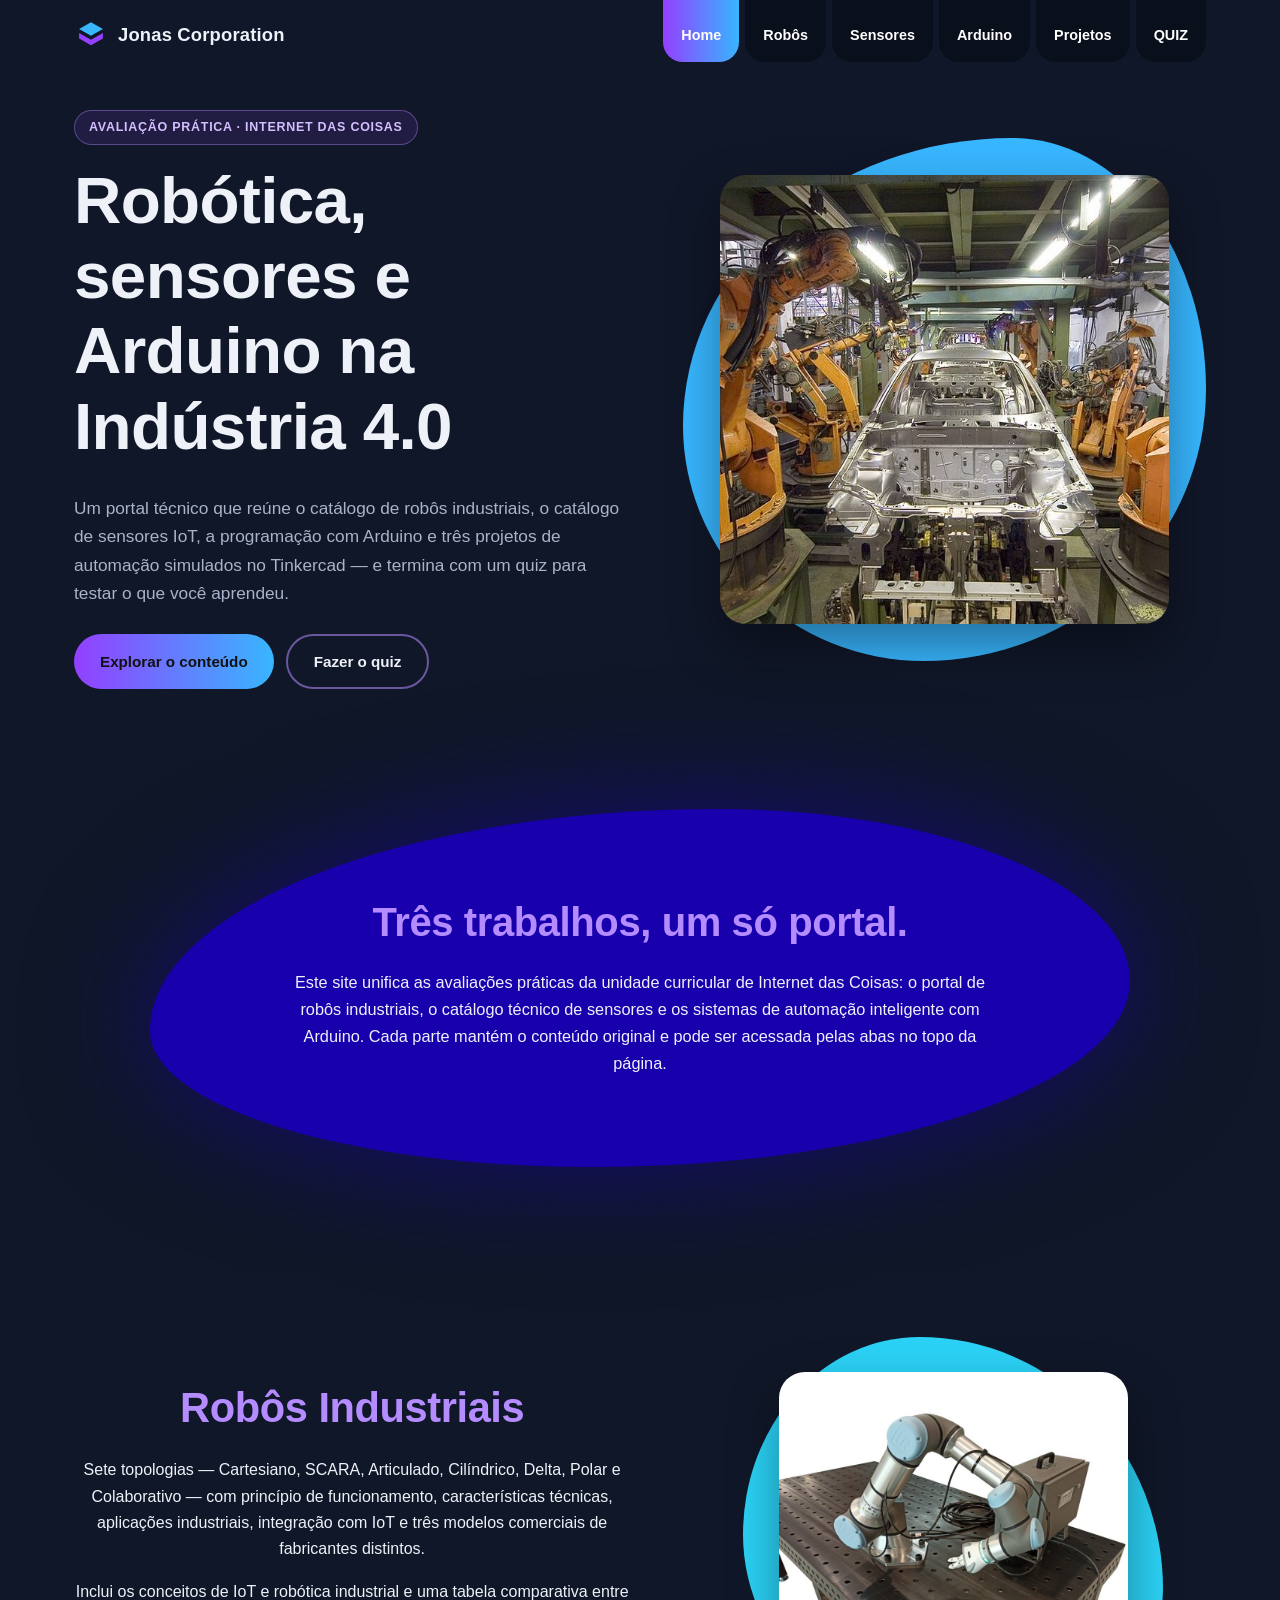
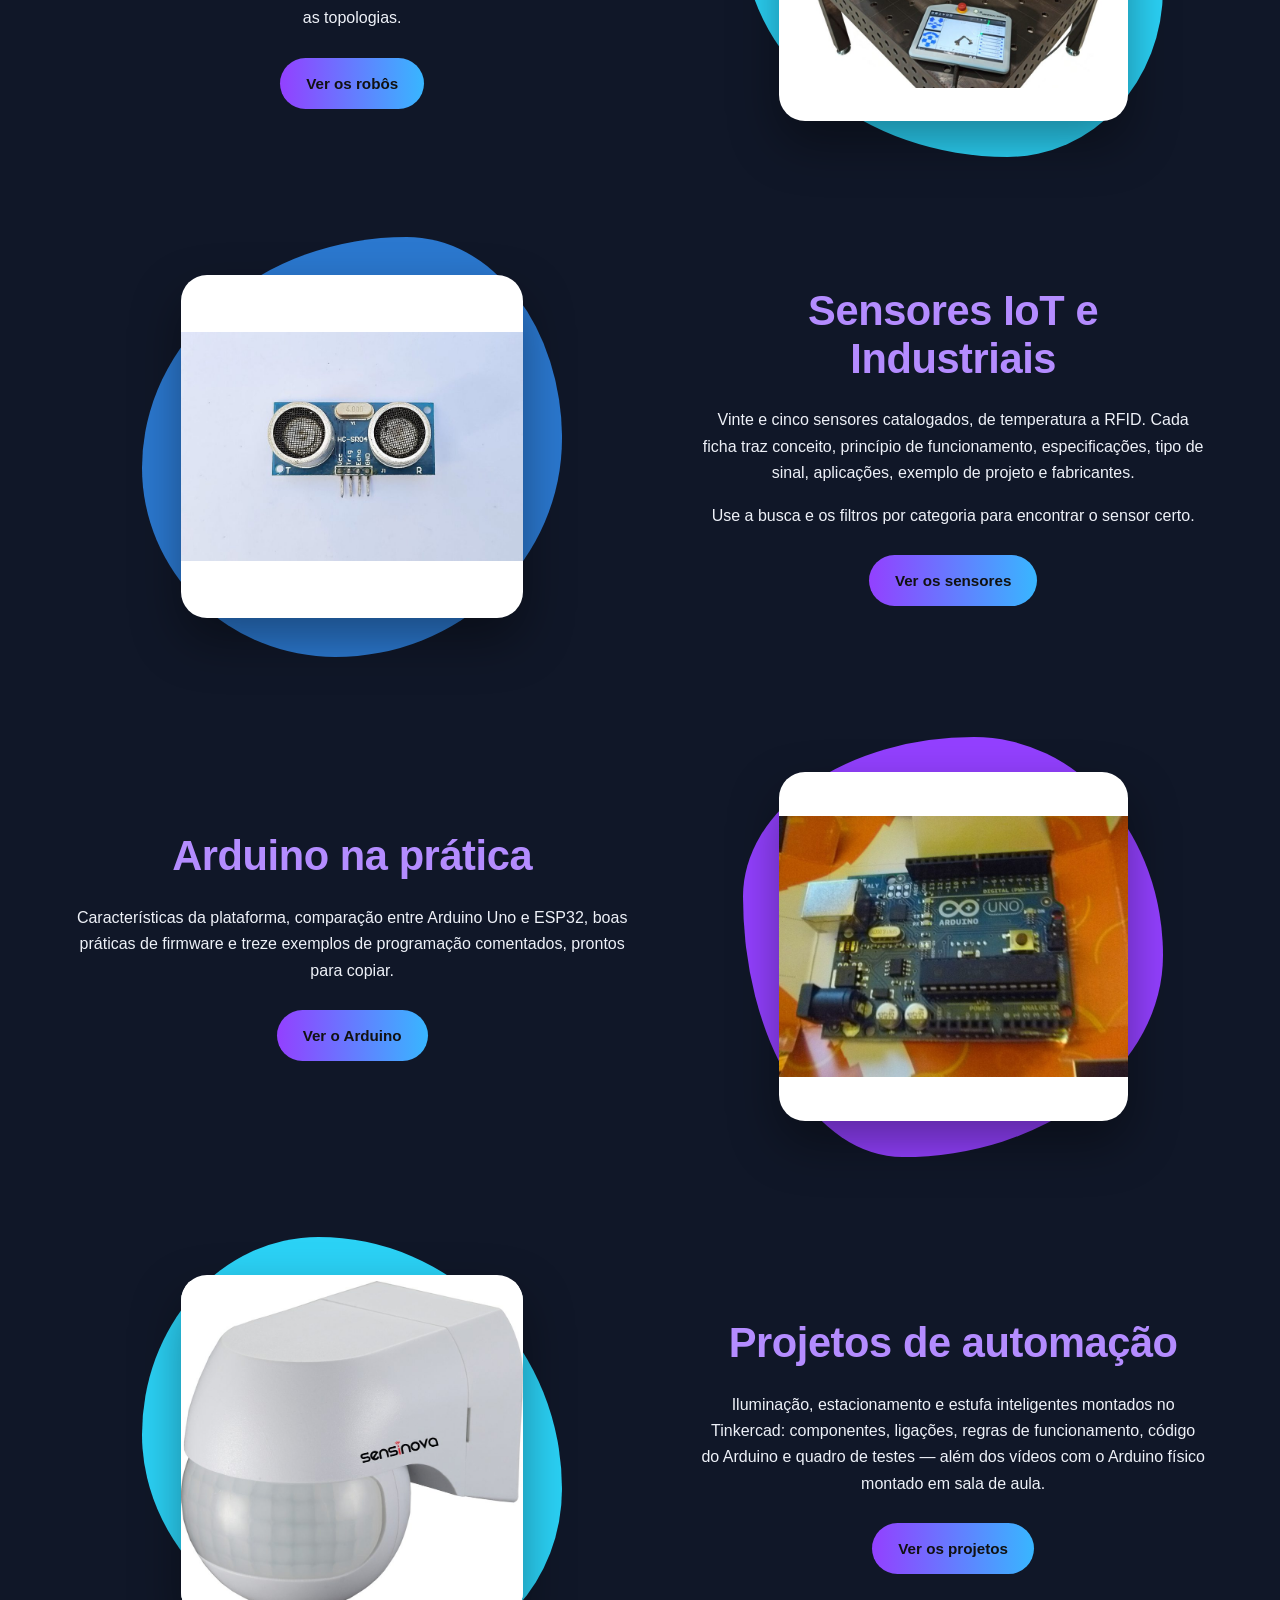
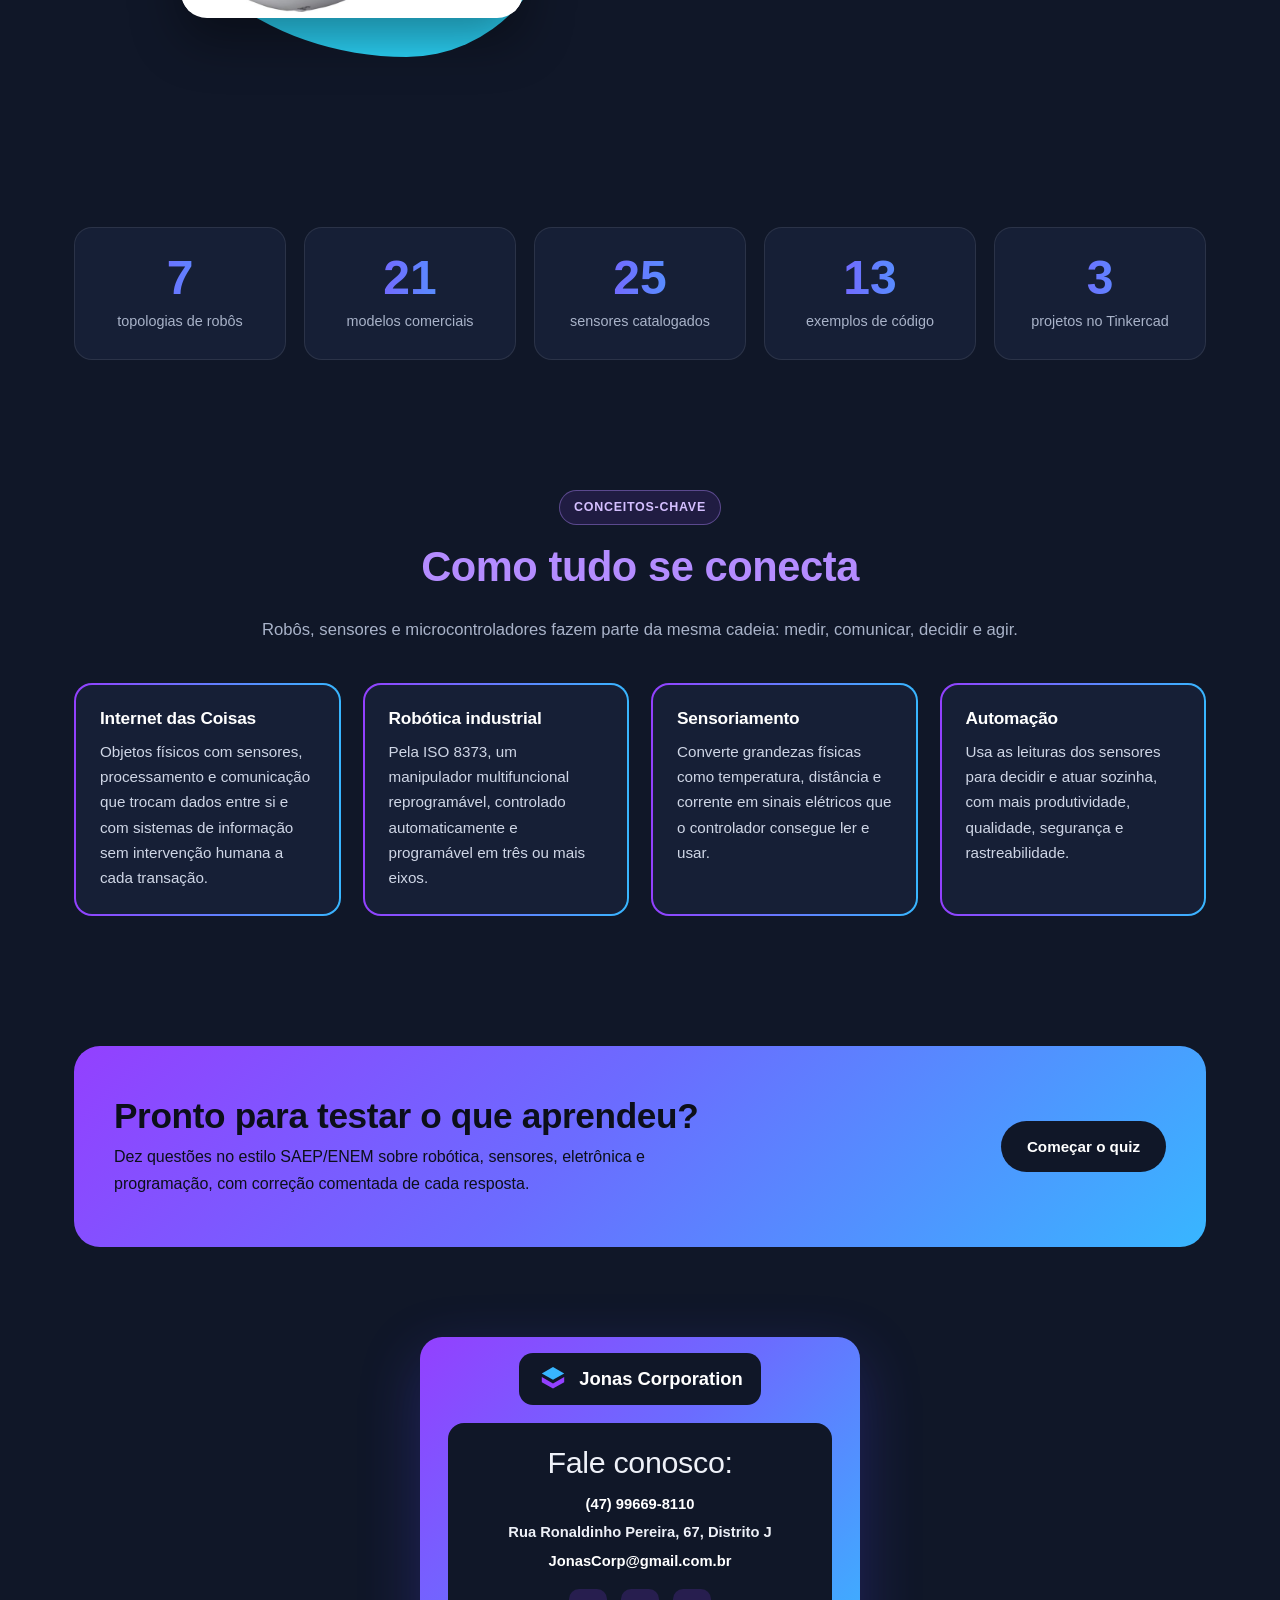
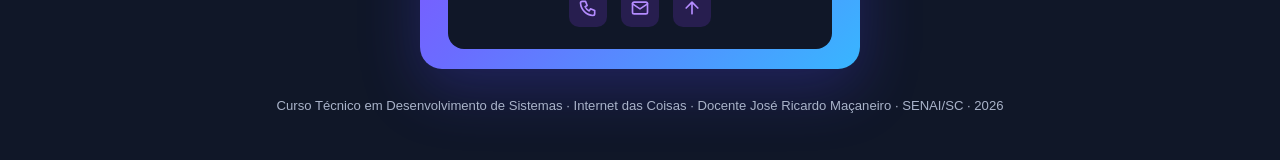
<file: index.html>
<!DOCTYPE html>
<html lang="pt-BR">
<head>
<meta charset="UTF-8">
<meta name="viewport" content="width=device-width, initial-scale=1">
<title>Jonas Corporation | Robótica, Sensores e IoT</title>
<meta name="description" content="Portal técnico que unifica os trabalhos de Internet das Coisas: robôs industriais, sensores IoT, Arduino, projetos de automação e quiz.">
<meta name="theme-color" content="#101728">
<link rel="icon" href="img/logo.svg" type="image/svg+xml">
<link rel="stylesheet" href="css/estilo.css">
<!-- marca que o JavaScript está ativo (usado nas animações de entrada) -->
<script>document.documentElement.classList.add("js");</script>
</head>
<body data-pagina="home">

<a class="pular-conteudo" href="#conteudo">Pular para o conteúdo</a>

<!-- ===== CABEÇALHO: logotipo + menu em abas ===== -->
<header class="topo">
  <div class="container topo-interno">
    <a class="marca" href="index.html" aria-label="Jonas Corporation — página inicial"><svg viewBox="0 0 40 40" aria-hidden="true" focusable="false"><path d="M20 5 34 13 20 21 6 13Z" fill="#38b6ff"/><path d="M6 17.5 20 25.5 34 17.5V24L20 32 6 24Z" fill="#9340ff"/></svg><span>Jonas Corporation</span></a>
    <button class="botao-menu" type="button" aria-label="Abrir menu" aria-expanded="false" aria-controls="menu-principal"><span></span><span></span><span></span></button>
    <nav class="menu" id="menu-principal" aria-label="Navegação principal">
      <a href="index.html" data-pagina="home">Home</a>
      <a href="html/robos.html" data-pagina="robos">Robôs</a>
      <a href="html/sensores.html" data-pagina="sensores">Sensores</a>
      <a href="html/arduino.html" data-pagina="arduino">Arduino</a>
      <a href="html/projetos.html" data-pagina="projetos">Projetos</a>
      <a href="html/quiz.html" data-pagina="quiz">QUIZ</a>
    </nav>
  </div>
</header>

<main id="conteudo">

<!-- ===== HERÓI: título + imagem sobre o blob azul (1ª dobra do modelo) ===== -->
<section class="heroi">
  <div class="container heroi-grade">
    <div class="revelar">
      <span class="etiqueta">Avaliação Prática &middot; Internet das Coisas</span>
      <h1>Robótica, sensores e Arduino na Indústria 4.0</h1>
      <p class="heroi-texto">Um portal técnico que reúne o catálogo de robôs industriais, o catálogo de sensores IoT, a programação com Arduino e três projetos de automação simulados no Tinkercad &mdash; e termina com um quiz para testar o que você aprendeu.</p>
      <div class="grupo-botoes">
        <a class="botao" href="#explorar">Explorar o conteúdo</a>
        <a class="botao botao-contorno" href="html/quiz.html">Fazer o quiz</a>
      </div>
    </div>
    <figure class="figura-blob figura-blob--azul figura-blob--brilho heroi-figura revelar">
      <img src="img/robos/articulado.jpg" alt="Linha de montagem automotiva com robôs articulados industriais">
    </figure>
  </div>
</section>

<!-- ===== BLOCO CENTRAL com o grande blob anil (2ª dobra do modelo) ===== -->
<section class="secao secao--compacta">
  <div class="container">
    <div class="bloco-blob revelar">
      <h2>Três trabalhos, um só portal.</h2>
      <p>Este site unifica as avaliações práticas da unidade curricular de Internet das Coisas: o portal de robôs industriais, o catálogo técnico de sensores e os sistemas de automação inteligente com Arduino. Cada parte mantém o conteúdo original e pode ser acessada pelas abas no topo da página.</p>
    </div>
  </div>
</section>

<!-- ===== LINHAS ALTERNADAS: uma para cada parte do conteúdo ===== -->
<section class="secao" id="explorar">
  <div class="container">

    <div class="linha revelar">
      <div class="linha-texto linha-texto--centro">
        <h2 class="titulo-roxo">Robôs Industriais</h2>
        <p>Sete topologias &mdash; Cartesiano, SCARA, Articulado, Cilíndrico, Delta, Polar e Colaborativo &mdash; com princípio de funcionamento, características técnicas, aplicações industriais, integração com IoT e três modelos comerciais de fabricantes distintos.</p>
        <p>Inclui os conceitos de IoT e robótica industrial e uma tabela comparativa entre as topologias.</p>
        <div class="grupo-botoes"><a class="botao" href="html/robos.html">Ver os robôs</a></div>
      </div>
      <figure class="figura-blob figura-blob--ciano">
        <img class="contem" src="img/robos/cobot.jpg" alt="Robô colaborativo sobre bancada com painel de programação" loading="lazy">
      </figure>
    </div>

    <div class="linha linha--invertida revelar">
      <div class="linha-texto linha-texto--centro">
        <h2 class="titulo-roxo">Sensores IoT e Industriais</h2>
        <p>Vinte e cinco sensores catalogados, de temperatura a RFID. Cada ficha traz conceito, princípio de funcionamento, especificações, tipo de sinal, aplicações, exemplo de projeto e fabricantes.</p>
        <p>Use a busca e os filtros por categoria para encontrar o sensor certo.</p>
        <div class="grupo-botoes"><a class="botao" href="html/sensores.html">Ver os sensores</a></div>
      </div>
      <figure class="figura-blob figura-blob--medio">
        <img class="contem" src="img/sensores/hc-sr04.jpg" alt="Sensor ultrassônico HC-SR04" loading="lazy">
      </figure>
    </div>

    <div class="linha revelar">
      <div class="linha-texto linha-texto--centro">
        <h2 class="titulo-roxo">Arduino na prática</h2>
        <p>Características da plataforma, comparação entre Arduino Uno e ESP32, boas práticas de firmware e treze exemplos de programação comentados, prontos para copiar.</p>
        <div class="grupo-botoes"><a class="botao" href="html/arduino.html">Ver o Arduino</a></div>
      </div>
      <figure class="figura-blob figura-blob--roxo">
        <img class="contem" src="img/sensores/arduino-uno.jpg" alt="Placa Arduino Uno" loading="lazy">
      </figure>
    </div>

    <div class="linha linha--invertida revelar">
      <div class="linha-texto linha-texto--centro">
        <h2 class="titulo-roxo">Projetos de automação</h2>
        <p>Iluminação, estacionamento e estufa inteligentes montados no Tinkercad: componentes, ligações, regras de funcionamento, código do Arduino e quadro de testes &mdash; além dos vídeos com o Arduino físico montado em sala de aula.</p>
        <div class="grupo-botoes"><a class="botao" href="html/projetos.html">Ver os projetos</a></div>
      </div>
      <figure class="figura-blob figura-blob--ciano">
        <img class="contem" src="img/sensores/pir.jpg" alt="Sensor de presença PIR" loading="lazy">
      </figure>
    </div>

  </div>
</section>

<!-- ===== NÚMEROS DO PORTAL ===== -->
<section class="secao secao--compacta">
  <div class="container">
    <div class="numeros revelar">
      <div class="numero"><strong>7</strong><span>topologias de robôs</span></div>
      <div class="numero"><strong>21</strong><span>modelos comerciais</span></div>
      <div class="numero"><strong>25</strong><span>sensores catalogados</span></div>
      <div class="numero"><strong>13</strong><span>exemplos de código</span></div>
      <div class="numero"><strong>3</strong><span>projetos no Tinkercad</span></div>
    </div>
  </div>
</section>

<!-- ===== CONCEITOS-CHAVE (resumo das páginas iniciais dos dois trabalhos) ===== -->
<section class="secao">
  <div class="container">
    <div class="secao-titulo secao-titulo--centro revelar">
      <span class="etiqueta">Conceitos-chave</span>
      <h2>Como tudo se conecta</h2>
      <p>Robôs, sensores e microcontroladores fazem parte da mesma cadeia: medir, comunicar, decidir e agir.</p>
    </div>
    <div class="grade grade-4">
      <div class="cartao-conceito revelar">
        <h3>Internet das Coisas</h3>
        <p>Objetos físicos com sensores, processamento e comunicação que trocam dados entre si e com sistemas de informação sem intervenção humana a cada transação.</p>
      </div>
      <div class="cartao-conceito revelar">
        <h3>Robótica industrial</h3>
        <p>Pela ISO 8373, um manipulador multifuncional reprogramável, controlado automaticamente e programável em três ou mais eixos.</p>
      </div>
      <div class="cartao-conceito revelar">
        <h3>Sensoriamento</h3>
        <p>Converte grandezas físicas como temperatura, distância e corrente em sinais elétricos que o controlador consegue ler e usar.</p>
      </div>
      <div class="cartao-conceito revelar">
        <h3>Automação</h3>
        <p>Usa as leituras dos sensores para decidir e atuar sozinha, com mais produtividade, qualidade, segurança e rastreabilidade.</p>
      </div>
    </div>
  </div>
</section>

<!-- ===== CHAMADA PARA O QUIZ ===== -->
<section class="secao secao--compacta">
  <div class="container">
    <div class="chamada revelar">
      <div>
        <h2>Pronto para testar o que aprendeu?</h2>
        <p>Dez questões no estilo SAEP/ENEM sobre robótica, sensores, eletrônica e programação, com correção comentada de cada resposta.</p>
      </div>
      <a class="botao" href="html/quiz.html">Começar o quiz</a>
    </div>
  </div>
</section>

</main>

<!-- ===== RODAPÉ: cartão em degradê "Fale conosco" (igual ao modelo) ===== -->
<footer class="rodape">
  <div class="container">
    <div class="rodape-cartao">
      <a class="rodape-marca" href="index.html"><svg viewBox="0 0 40 40" aria-hidden="true" focusable="false"><path d="M20 5 34 13 20 21 6 13Z" fill="#38b6ff"/><path d="M6 17.5 20 25.5 34 17.5V24L20 32 6 24Z" fill="#9340ff"/></svg><span>Jonas Corporation</span></a>
      <div class="rodape-contato">
        <h2>Fale conosco:</h2>
        <p><a href="tel:+5547996698110">(47) 99669-8110</a></p>
        <p>Rua Ronaldinho Pereira, 67, Distrito J</p>
        <p><a href="mailto:JonasCorp@gmail.com.br">JonasCorp@gmail.com.br</a></p>
        <div class="rodape-icones">
          <a href="tel:+5547996698110" aria-label="Ligar"><svg viewBox="0 0 24 24" fill="none" stroke="currentColor" stroke-width="2" stroke-linecap="round" stroke-linejoin="round" aria-hidden="true"><path d="M5 4h4l2 5-2.5 1.5a11 11 0 0 0 5 5L15 13l5 2v4a2 2 0 0 1-2 2A16 16 0 0 1 3 6a2 2 0 0 1 2-2"/></svg></a>
          <a href="mailto:JonasCorp@gmail.com.br" aria-label="Enviar e-mail"><svg viewBox="0 0 24 24" fill="none" stroke="currentColor" stroke-width="2" stroke-linecap="round" stroke-linejoin="round" aria-hidden="true"><rect x="3" y="5" width="18" height="14" rx="2"/><path d="m3 7 9 6 9-6"/></svg></a>
          <button type="button" class="voltar-topo" aria-label="Voltar ao topo"><svg viewBox="0 0 24 24" fill="none" stroke="currentColor" stroke-width="2" stroke-linecap="round" stroke-linejoin="round" aria-hidden="true"><path d="M12 19V5M5 12l7-7 7 7"/></svg></button>
        </div>
      </div>
    </div>
    <p class="rodape-base">Curso Técnico em Desenvolvimento de Sistemas &middot; Internet das Coisas &middot; Docente José Ricardo Maçaneiro &middot; SENAI/SC &middot; <span data-ano>2026</span></p>
  </div>
</footer>

<script src="js/nucleo.js"></script>
</body>
</html>
</file>
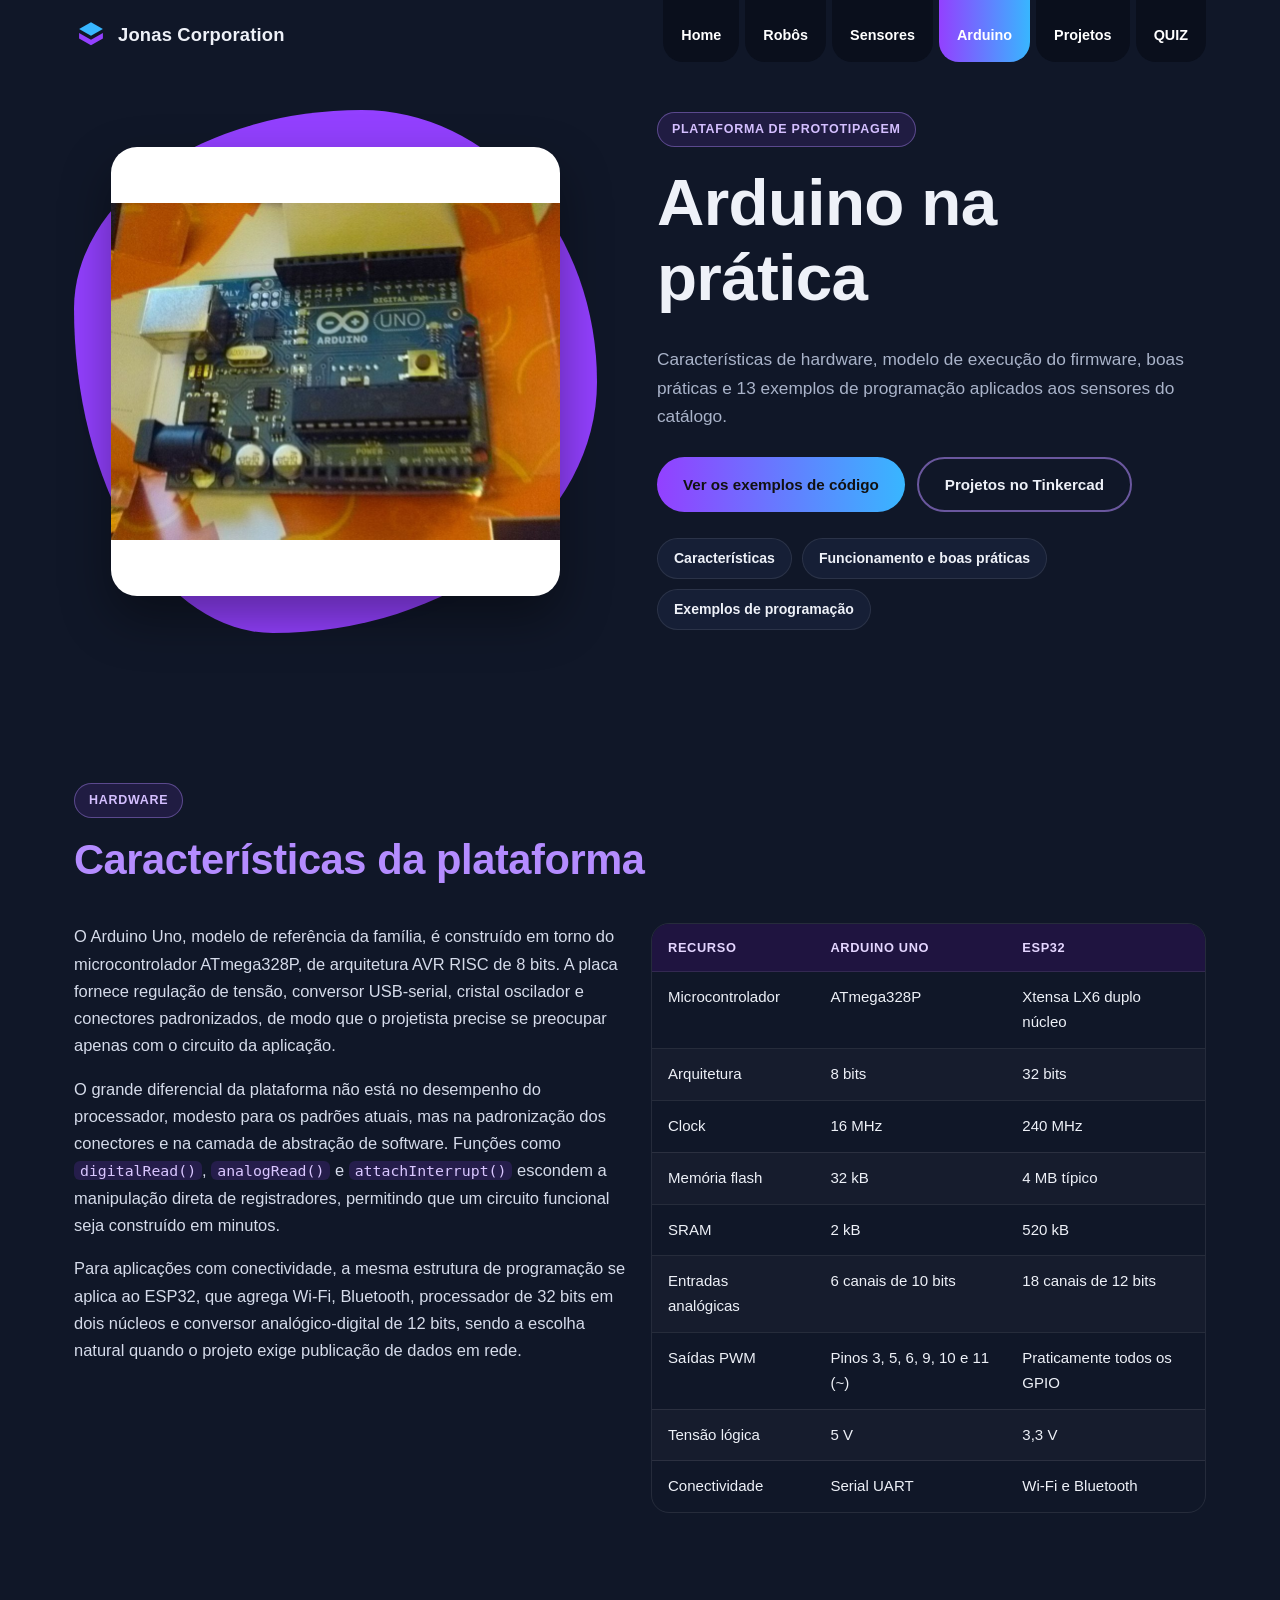
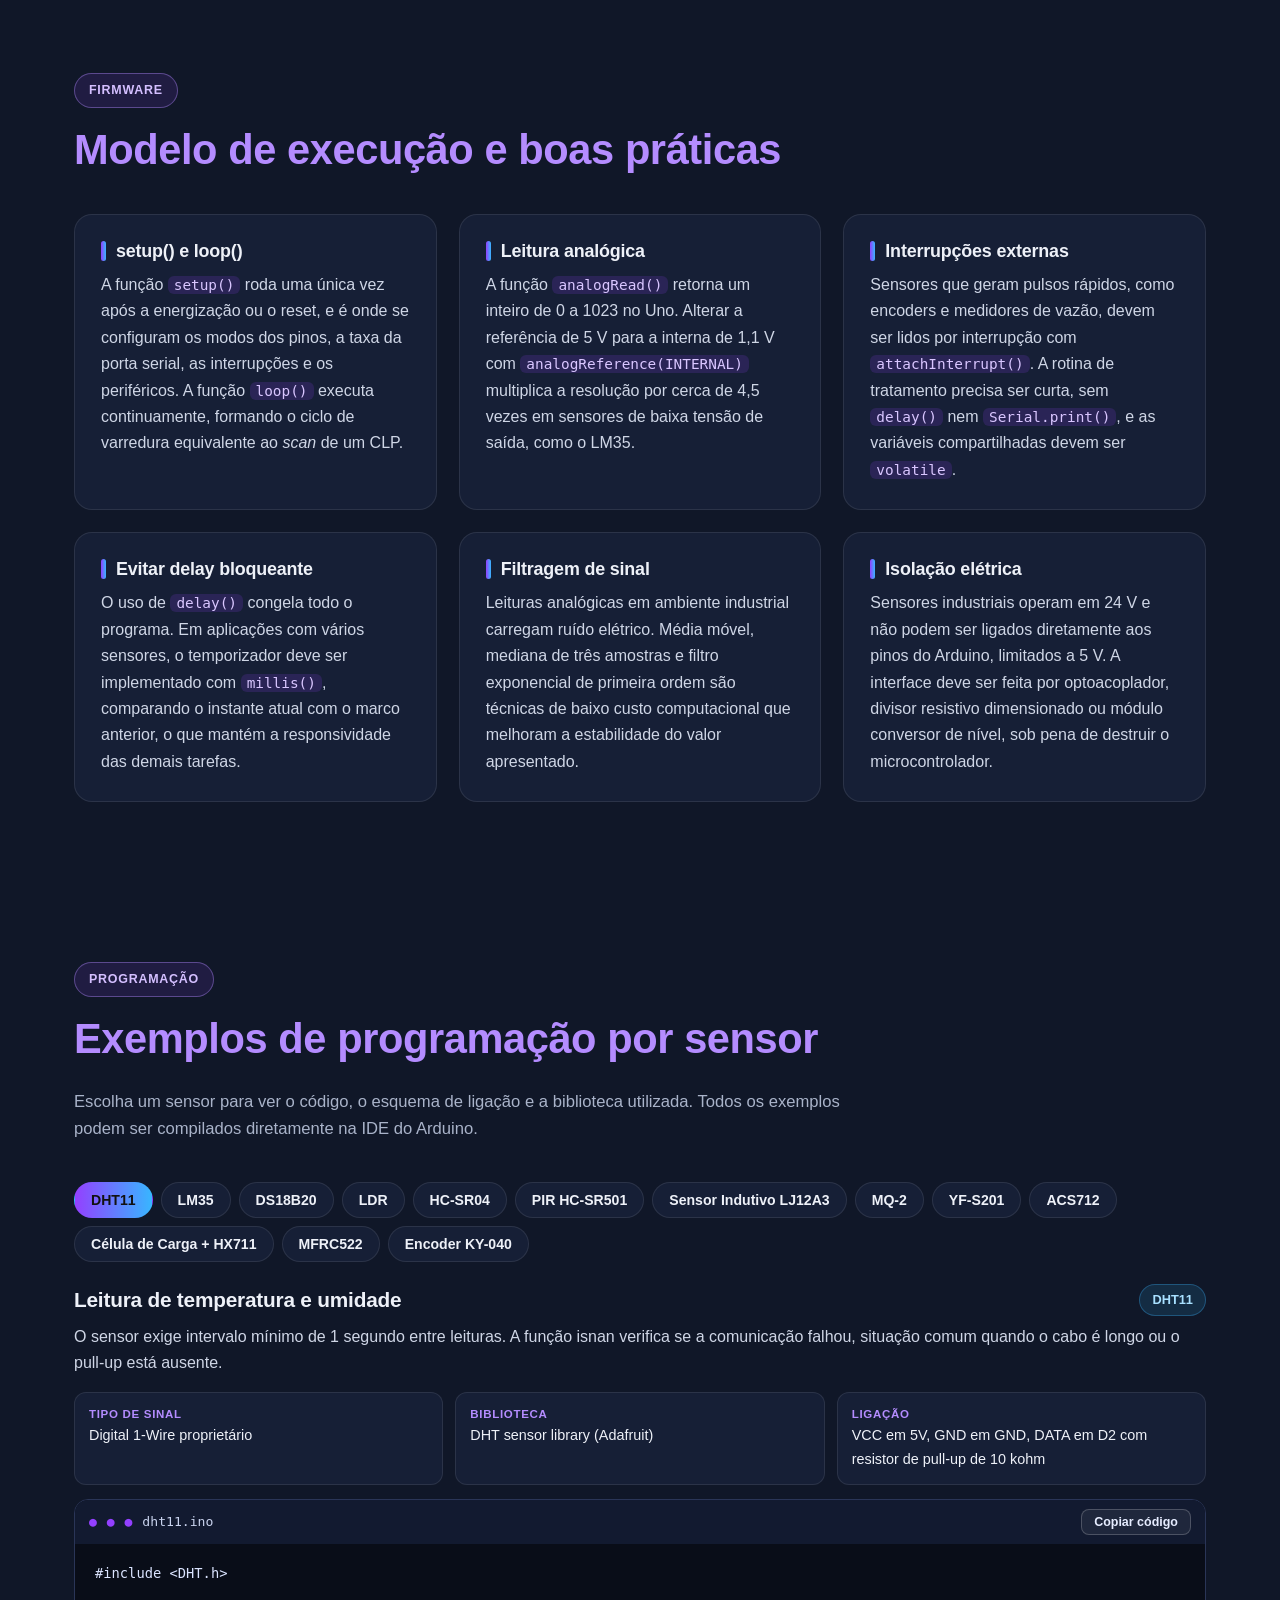
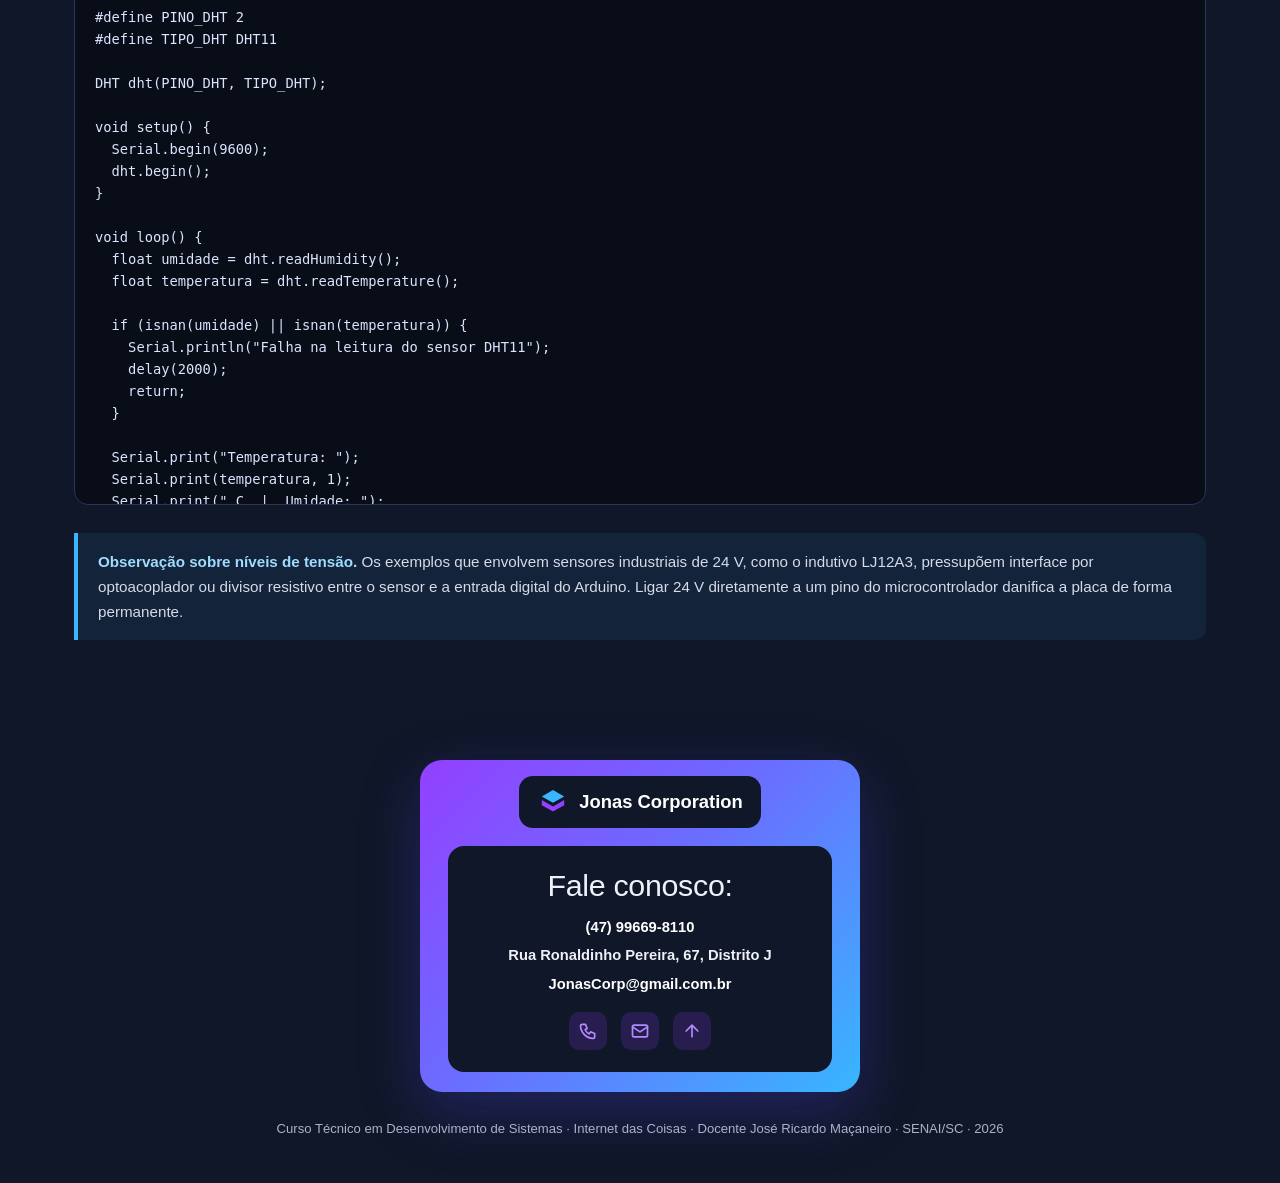
<file: html/arduino.html>
<!DOCTYPE html>
<html lang="pt-BR">
<head>
<meta charset="UTF-8">
<meta name="viewport" content="width=device-width, initial-scale=1">
<title>Arduino | Jonas Corporation</title>
<meta name="description" content="Características do Arduino, comparação com o ESP32, boas práticas de firmware e 13 exemplos de programação com sensores.">
<meta name="theme-color" content="#101728">
<link rel="icon" href="../img/logo.svg" type="image/svg+xml">
<link rel="stylesheet" href="../css/estilo.css">
<link rel="stylesheet" href="../css/conteudo.css">
<!-- marca que o JavaScript está ativo (usado nas animações de entrada) -->
<script>document.documentElement.classList.add("js");</script>
</head>
<body data-pagina="arduino" data-raiz="../">

<a class="pular-conteudo" href="#conteudo">Pular para o conteúdo</a>

<!-- ===== CABEÇALHO: logotipo + menu em abas ===== -->
<header class="topo">
  <div class="container topo-interno">
    <a class="marca" href="../index.html" aria-label="Jonas Corporation — página inicial"><svg viewBox="0 0 40 40" aria-hidden="true" focusable="false"><path d="M20 5 34 13 20 21 6 13Z" fill="#38b6ff"/><path d="M6 17.5 20 25.5 34 17.5V24L20 32 6 24Z" fill="#9340ff"/></svg><span>Jonas Corporation</span></a>
    <button class="botao-menu" type="button" aria-label="Abrir menu" aria-expanded="false" aria-controls="menu-principal"><span></span><span></span><span></span></button>
    <nav class="menu" id="menu-principal" aria-label="Navegação principal">
      <a href="../index.html" data-pagina="home">Home</a>
      <a href="robos.html" data-pagina="robos">Robôs</a>
      <a href="sensores.html" data-pagina="sensores">Sensores</a>
      <a href="arduino.html" data-pagina="arduino">Arduino</a>
      <a href="projetos.html" data-pagina="projetos">Projetos</a>
      <a href="quiz.html" data-pagina="quiz">QUIZ</a>
    </nav>
  </div>
</header>

<main id="conteudo">

<!-- ===== HERÓI ===== -->
<section class="heroi heroi--interno">
  <div class="container heroi-grade">
    <div class="revelar">
      <span class="etiqueta">Plataforma de prototipagem</span>
      <h1>Arduino na prática</h1>
      <p class="heroi-texto">Características de hardware, modelo de execução do firmware, boas práticas e <span id="total-exemplos">13</span> exemplos de programação aplicados aos sensores do catálogo.</p>
      <div class="grupo-botoes">
        <a class="botao" href="#exemplos">Ver os exemplos de código</a>
        <a class="botao botao-contorno" href="projetos.html">Projetos no Tinkercad</a>
      </div>
      <nav class="atalhos" aria-label="Partes desta página">
        <a href="#caracteristicas">Características</a>
        <a href="#firmware">Funcionamento e boas práticas</a>
        <a href="#exemplos">Exemplos de programação</a>
      </nav>
    </div>
    <figure class="figura-blob figura-blob--roxo figura-blob--brilho heroi-figura revelar">
      <img class="contem" src="../img/sensores/arduino-uno.jpg" alt="Placa Arduino Uno">
    </figure>
  </div>
</section>

<!-- ===== CARACTERÍSTICAS DA PLATAFORMA ===== -->
<section class="secao" id="caracteristicas">
  <div class="container">
    <div class="secao-titulo revelar">
      <span class="etiqueta">Hardware</span>
      <h2>Características da plataforma</h2>
    </div>

    <div class="grade grade-2" style="align-items:start">
      <div class="texto revelar">
        <p>O Arduino Uno, modelo de referência da família, é construído em torno do microcontrolador ATmega328P, de arquitetura AVR RISC de 8 bits. A placa fornece regulação de tensão, conversor USB-serial, cristal oscilador e conectores padronizados, de modo que o projetista precise se preocupar apenas com o circuito da aplicação.</p>
        <p>O grande diferencial da plataforma não está no desempenho do processador, modesto para os padrões atuais, mas na padronização dos conectores e na camada de abstração de software. Funções como <code>digitalRead()</code>, <code>analogRead()</code> e <code>attachInterrupt()</code> escondem a manipulação direta de registradores, permitindo que um circuito funcional seja construído em minutos.</p>
        <p>Para aplicações com conectividade, a mesma estrutura de programação se aplica ao ESP32, que agrega Wi-Fi, Bluetooth, processador de 32 bits em dois núcleos e conversor analógico-digital de 12 bits, sendo a escolha natural quando o projeto exige publicação de dados em rede.</p>
      </div>

      <div class="tabela-rolagem tabela-rolagem--estreita revelar">
        <table>
          <thead><tr><th>Recurso</th><th>Arduino Uno</th><th>ESP32</th></tr></thead>
          <tbody>
            <tr><td>Microcontrolador</td><td>ATmega328P</td><td>Xtensa LX6 duplo núcleo</td></tr>
            <tr><td>Arquitetura</td><td>8 bits</td><td>32 bits</td></tr>
            <tr><td>Clock</td><td>16 MHz</td><td>240 MHz</td></tr>
            <tr><td>Memória flash</td><td>32 kB</td><td>4 MB típico</td></tr>
            <tr><td>SRAM</td><td>2 kB</td><td>520 kB</td></tr>
            <tr><td>Entradas analógicas</td><td>6 canais de 10 bits</td><td>18 canais de 12 bits</td></tr>
            <tr><td>Saídas PWM</td><td>Pinos 3, 5, 6, 9, 10 e 11 (~)</td><td>Praticamente todos os GPIO</td></tr>
            <tr><td>Tensão lógica</td><td>5 V</td><td>3,3 V</td></tr>
            <tr><td>Conectividade</td><td>Serial UART</td><td>Wi-Fi e Bluetooth</td></tr>
          </tbody>
        </table>
      </div>
    </div>
  </div>
</section>

<!-- ===== FIRMWARE E BOAS PRÁTICAS ===== -->
<section class="secao" id="firmware">
  <div class="container">
    <div class="secao-titulo revelar">
      <span class="etiqueta">Firmware</span>
      <h2>Modelo de execução e boas práticas</h2>
    </div>

    <div class="grade grade-3">
      <div class="cartao revelar">
        <h3>setup() e loop()</h3>
        <p>A função <code>setup()</code> roda uma única vez após a energização ou o reset, e é onde se configuram os modos dos pinos, a taxa da porta serial, as interrupções e os periféricos. A função <code>loop()</code> executa continuamente, formando o ciclo de varredura equivalente ao <em>scan</em> de um CLP.</p>
      </div>
      <div class="cartao revelar">
        <h3>Leitura analógica</h3>
        <p>A função <code>analogRead()</code> retorna um inteiro de 0 a 1023 no Uno. Alterar a referência de 5 V para a interna de 1,1 V com <code>analogReference(INTERNAL)</code> multiplica a resolução por cerca de 4,5 vezes em sensores de baixa tensão de saída, como o LM35.</p>
      </div>
      <div class="cartao revelar">
        <h3>Interrupções externas</h3>
        <p>Sensores que geram pulsos rápidos, como encoders e medidores de vazão, devem ser lidos por interrupção com <code>attachInterrupt()</code>. A rotina de tratamento precisa ser curta, sem <code>delay()</code> nem <code>Serial.print()</code>, e as variáveis compartilhadas devem ser <code>volatile</code>.</p>
      </div>
      <div class="cartao revelar">
        <h3>Evitar delay bloqueante</h3>
        <p>O uso de <code>delay()</code> congela todo o programa. Em aplicações com vários sensores, o temporizador deve ser implementado com <code>millis()</code>, comparando o instante atual com o marco anterior, o que mantém a responsividade das demais tarefas.</p>
      </div>
      <div class="cartao revelar">
        <h3>Filtragem de sinal</h3>
        <p>Leituras analógicas em ambiente industrial carregam ruído elétrico. Média móvel, mediana de três amostras e filtro exponencial de primeira ordem são técnicas de baixo custo computacional que melhoram a estabilidade do valor apresentado.</p>
      </div>
      <div class="cartao revelar">
        <h3>Isolação elétrica</h3>
        <p>Sensores industriais operam em 24 V e não podem ser ligados diretamente aos pinos do Arduino, limitados a 5 V. A interface deve ser feita por optoacoplador, divisor resistivo dimensionado ou módulo conversor de nível, sob pena de destruir o microcontrolador.</p>
      </div>
    </div>
  </div>
</section>

<!-- ===== EXEMPLOS DE PROGRAMAÇÃO (abas geradas por js/pagina-arduino.js) ===== -->
<section class="secao" id="exemplos">
  <div class="container">
    <div class="secao-titulo revelar">
      <span class="etiqueta">Programação</span>
      <h2>Exemplos de programação por sensor</h2>
      <p>Escolha um sensor para ver o código, o esquema de ligação e a biblioteca utilizada. Todos os exemplos podem ser compilados diretamente na IDE do Arduino.</p>
    </div>

    <div class="painel-abas revelar">
      <div class="abas-navegacao" id="abas-exemplos" role="tablist" aria-label="Sensores"></div>
      <div id="paineis-exemplos"></div>
    </div>

    <div class="aviso revelar" style="margin-top:28px">
      <p><strong>Observação sobre níveis de tensão.</strong> Os exemplos que envolvem sensores industriais de 24 V, como o indutivo LJ12A3, pressupõem interface por optoacoplador ou divisor resistivo entre o sensor e a entrada digital do Arduino. Ligar 24 V diretamente a um pino do microcontrolador danifica a placa de forma permanente.</p>
    </div>
  </div>
</section>

</main>

<!-- ===== RODAPÉ: cartão em degradê "Fale conosco" (igual ao modelo) ===== -->
<footer class="rodape">
  <div class="container">
    <div class="rodape-cartao">
      <a class="rodape-marca" href="../index.html"><svg viewBox="0 0 40 40" aria-hidden="true" focusable="false"><path d="M20 5 34 13 20 21 6 13Z" fill="#38b6ff"/><path d="M6 17.5 20 25.5 34 17.5V24L20 32 6 24Z" fill="#9340ff"/></svg><span>Jonas Corporation</span></a>
      <div class="rodape-contato">
        <h2>Fale conosco:</h2>
        <p><a href="tel:+5547996698110">(47) 99669-8110</a></p>
        <p>Rua Ronaldinho Pereira, 67, Distrito J</p>
        <p><a href="mailto:JonasCorp@gmail.com.br">JonasCorp@gmail.com.br</a></p>
        <div class="rodape-icones">
          <a href="tel:+5547996698110" aria-label="Ligar"><svg viewBox="0 0 24 24" fill="none" stroke="currentColor" stroke-width="2" stroke-linecap="round" stroke-linejoin="round" aria-hidden="true"><path d="M5 4h4l2 5-2.5 1.5a11 11 0 0 0 5 5L15 13l5 2v4a2 2 0 0 1-2 2A16 16 0 0 1 3 6a2 2 0 0 1 2-2"/></svg></a>
          <a href="mailto:JonasCorp@gmail.com.br" aria-label="Enviar e-mail"><svg viewBox="0 0 24 24" fill="none" stroke="currentColor" stroke-width="2" stroke-linecap="round" stroke-linejoin="round" aria-hidden="true"><rect x="3" y="5" width="18" height="14" rx="2"/><path d="m3 7 9 6 9-6"/></svg></a>
          <button type="button" class="voltar-topo" aria-label="Voltar ao topo"><svg viewBox="0 0 24 24" fill="none" stroke="currentColor" stroke-width="2" stroke-linecap="round" stroke-linejoin="round" aria-hidden="true"><path d="M12 19V5M5 12l7-7 7 7"/></svg></button>
        </div>
      </div>
    </div>
    <p class="rodape-base">Curso Técnico em Desenvolvimento de Sistemas &middot; Internet das Coisas &middot; Docente José Ricardo Maçaneiro &middot; SENAI/SC &middot; <span data-ano>2026</span></p>
  </div>
</footer>

<script src="../js/dados-arduino.js"></script>
<script src="../js/nucleo.js"></script>
<script src="../js/pagina-arduino.js"></script>
</body>
</html>
</file>
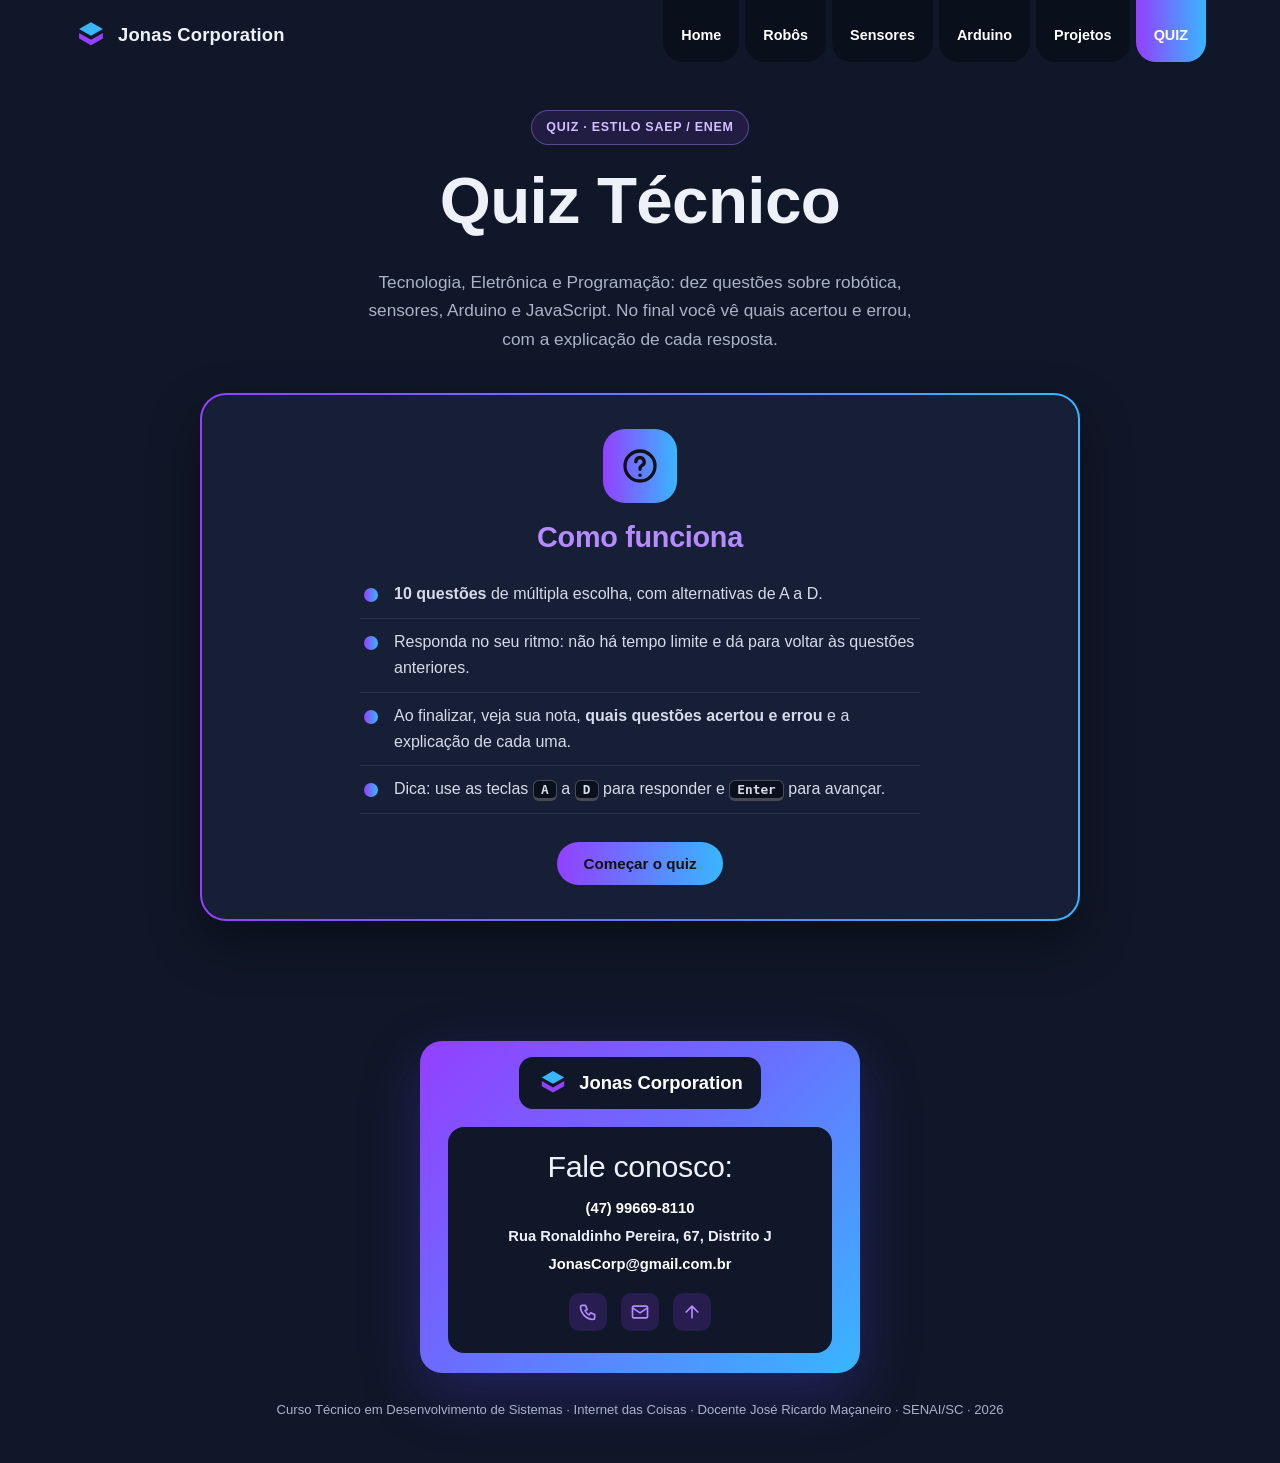
<file: html/quiz.html>
<!DOCTYPE html>
<html lang="pt-BR">
<head>
<meta charset="UTF-8">
<meta name="viewport" content="width=device-width, initial-scale=1">
<title>Quiz Técnico | Jonas Corporation</title>
<meta name="description" content="Quiz de 10 questões sobre robótica, sensores, eletrônica e programação, com correção comentada.">
<meta name="theme-color" content="#101728">
<link rel="icon" href="../img/logo.svg" type="image/svg+xml">
<link rel="stylesheet" href="../css/estilo.css">
<link rel="stylesheet" href="../css/conteudo.css">
<link rel="stylesheet" href="../css/quiz.css">
<!-- marca que o JavaScript está ativo (usado nas animações de entrada) -->
<script>document.documentElement.classList.add("js");</script>
</head>
<body data-pagina="quiz" data-raiz="../">

<a class="pular-conteudo" href="#conteudo">Pular para o conteúdo</a>

<!-- ===== CABEÇALHO: logotipo + menu em abas ===== -->
<header class="topo">
  <div class="container topo-interno">
    <a class="marca" href="../index.html" aria-label="Jonas Corporation — página inicial"><svg viewBox="0 0 40 40" aria-hidden="true" focusable="false"><path d="M20 5 34 13 20 21 6 13Z" fill="#38b6ff"/><path d="M6 17.5 20 25.5 34 17.5V24L20 32 6 24Z" fill="#9340ff"/></svg><span>Jonas Corporation</span></a>
    <button class="botao-menu" type="button" aria-label="Abrir menu" aria-expanded="false" aria-controls="menu-principal"><span></span><span></span><span></span></button>
    <nav class="menu" id="menu-principal" aria-label="Navegação principal">
      <a href="../index.html" data-pagina="home">Home</a>
      <a href="robos.html" data-pagina="robos">Robôs</a>
      <a href="sensores.html" data-pagina="sensores">Sensores</a>
      <a href="arduino.html" data-pagina="arduino">Arduino</a>
      <a href="projetos.html" data-pagina="projetos">Projetos</a>
      <a href="quiz.html" data-pagina="quiz">QUIZ</a>
    </nav>
  </div>
</header>

<main id="conteudo">

<!-- ===== TOPO DO QUIZ ===== -->
<section class="heroi quiz-heroi">
  <div class="container">
    <div class="revelar">
      <span class="etiqueta">Quiz &middot; estilo SAEP / ENEM</span>
      <h1>Quiz Técnico</h1>
      <p class="heroi-texto">Tecnologia, Eletrônica e Programação: dez questões sobre robótica, sensores, Arduino e JavaScript. No final você vê quais acertou e errou, com a explicação de cada resposta.</p>
    </div>
  </div>
</section>

<section class="secao" style="padding-top:0">
  <div class="container">
    <div class="quiz" id="quiz">

      <!-- ===== TELA 1: início ===== -->
      <div class="quiz-tela quiz-inicio revelar" id="tela-inicio">
        <div class="quiz-inicio-icone" aria-hidden="true">
          <svg viewBox="0 0 24 24" fill="none" stroke="currentColor" stroke-width="2" stroke-linecap="round" stroke-linejoin="round"><circle cx="12" cy="12" r="9"/><path d="M9.5 9.5a2.5 2.5 0 1 1 3.5 2.3c-.6.3-1 .9-1 1.6V14"/><path d="M12 17.5h.01"/></svg>
        </div>
        <h2>Como funciona</h2>
        <ul class="quiz-regras">
          <li><strong>10 questões</strong> de múltipla escolha, com alternativas de A a D.</li>
          <li>Responda no seu ritmo: não há tempo limite e dá para voltar às questões anteriores.</li>
          <li>Ao finalizar, veja sua nota, <strong>quais questões acertou e errou</strong> e a explicação de cada uma.</li>
          <li>Dica: use as teclas <kbd>A</kbd> a <kbd>D</kbd> para responder e <kbd>Enter</kbd> para avançar.</li>
        </ul>
        <button type="button" class="botao" id="botao-comecar">Começar o quiz</button>
      </div>

      <!-- ===== TELA 2: questões ===== -->
      <div class="quiz-tela" id="tela-questao" hidden>
        <div class="quiz-cabecalho">
          <p class="quiz-contagem">Questão <strong id="numero-questao">1</strong> de <span id="total-questoes">10</span></p>
          <span class="chip" id="tema-questao"></span>
        </div>
        <div class="quiz-progresso" role="progressbar" aria-label="Progresso do quiz" aria-valuemin="0" aria-valuemax="10" aria-valuenow="0">
          <span id="barra-progresso"></span>
        </div>
        <nav class="quiz-pontos" id="pontos-questoes" aria-label="Ir para a questão"></nav>

        <article class="questao" id="questao" aria-live="polite"></article>

        <div class="quiz-navegacao">
          <button type="button" class="botao botao-contorno" id="botao-anterior">&larr; Anterior</button>
          <button type="button" class="botao" id="botao-proxima" disabled>Próxima &rarr;</button>
        </div>
      </div>

      <!-- ===== TELA 3: resultado e revisão ===== -->
      <div class="quiz-tela" id="tela-resultado" hidden>
        <div class="resultado">
          <div class="resultado-anel">
            <svg viewBox="0 0 120 120" aria-hidden="true">
              <defs>
                <linearGradient id="degrade-anel" x1="0" y1="0" x2="1" y2="1">
                  <stop offset="0" stop-color="#9340ff"/>
                  <stop offset="1" stop-color="#38b6ff"/>
                </linearGradient>
              </defs>
              <circle cx="60" cy="60" r="52" class="anel-fundo"/>
              <circle cx="60" cy="60" r="52" class="anel-valor" id="anel-valor"/>
            </svg>
            <div class="resultado-nota"><strong id="nota-acertos">0</strong><span>de <span id="nota-total">10</span></span></div>
          </div>
          <div class="resultado-texto">
            <h2 id="resultado-titulo">Resultado</h2>
            <p id="resultado-mensagem"></p>
            <p class="resultado-resumo"><span class="selo selo-certo" id="resumo-acertos">0 acertos</span> <span class="selo selo-errado" id="resumo-erros">0 erros</span></p>
            <div class="grupo-botoes">
              <a class="botao" href="#revisao">Ver correção comentada</a>
              <button type="button" class="botao botao-contorno" id="botao-refazer">Refazer o quiz</button>
            </div>
          </div>
        </div>

        <div class="revisao" id="revisao">
          <div class="revisao-topo">
            <h2>Correção comentada</h2>
            <div class="filtros" id="filtros-revisao" role="group" aria-label="Filtrar questões">
              <button type="button" class="filtro ativo" data-filtro="todas" aria-pressed="true">Todas</button>
              <button type="button" class="filtro" data-filtro="certas" aria-pressed="false">Acertei</button>
              <button type="button" class="filtro" data-filtro="erradas" aria-pressed="false">Errei</button>
            </div>
          </div>
          <nav class="quiz-pontos quiz-pontos--resultado" id="mapa-resultado" aria-label="Mapa de acertos e erros"></nav>
          <div id="lista-revisao"></div>
        </div>
      </div>

    </div>
  </div>
</section>

</main>

<!-- ===== RODAPÉ: cartão em degradê "Fale conosco" (igual ao modelo) ===== -->
<footer class="rodape">
  <div class="container">
    <div class="rodape-cartao">
      <a class="rodape-marca" href="../index.html"><svg viewBox="0 0 40 40" aria-hidden="true" focusable="false"><path d="M20 5 34 13 20 21 6 13Z" fill="#38b6ff"/><path d="M6 17.5 20 25.5 34 17.5V24L20 32 6 24Z" fill="#9340ff"/></svg><span>Jonas Corporation</span></a>
      <div class="rodape-contato">
        <h2>Fale conosco:</h2>
        <p><a href="tel:+5547996698110">(47) 99669-8110</a></p>
        <p>Rua Ronaldinho Pereira, 67, Distrito J</p>
        <p><a href="mailto:JonasCorp@gmail.com.br">JonasCorp@gmail.com.br</a></p>
        <div class="rodape-icones">
          <a href="tel:+5547996698110" aria-label="Ligar"><svg viewBox="0 0 24 24" fill="none" stroke="currentColor" stroke-width="2" stroke-linecap="round" stroke-linejoin="round" aria-hidden="true"><path d="M5 4h4l2 5-2.5 1.5a11 11 0 0 0 5 5L15 13l5 2v4a2 2 0 0 1-2 2A16 16 0 0 1 3 6a2 2 0 0 1 2-2"/></svg></a>
          <a href="mailto:JonasCorp@gmail.com.br" aria-label="Enviar e-mail"><svg viewBox="0 0 24 24" fill="none" stroke="currentColor" stroke-width="2" stroke-linecap="round" stroke-linejoin="round" aria-hidden="true"><rect x="3" y="5" width="18" height="14" rx="2"/><path d="m3 7 9 6 9-6"/></svg></a>
          <button type="button" class="voltar-topo" aria-label="Voltar ao topo"><svg viewBox="0 0 24 24" fill="none" stroke="currentColor" stroke-width="2" stroke-linecap="round" stroke-linejoin="round" aria-hidden="true"><path d="M12 19V5M5 12l7-7 7 7"/></svg></button>
        </div>
      </div>
    </div>
    <p class="rodape-base">Curso Técnico em Desenvolvimento de Sistemas &middot; Internet das Coisas &middot; Docente José Ricardo Maçaneiro &middot; SENAI/SC &middot; <span data-ano>2026</span></p>
  </div>
</footer>

<script src="../js/dados-quiz.js"></script>
<script src="../js/nucleo.js"></script>
<script src="../js/quiz.js"></script>
</body>
</html>
</file>
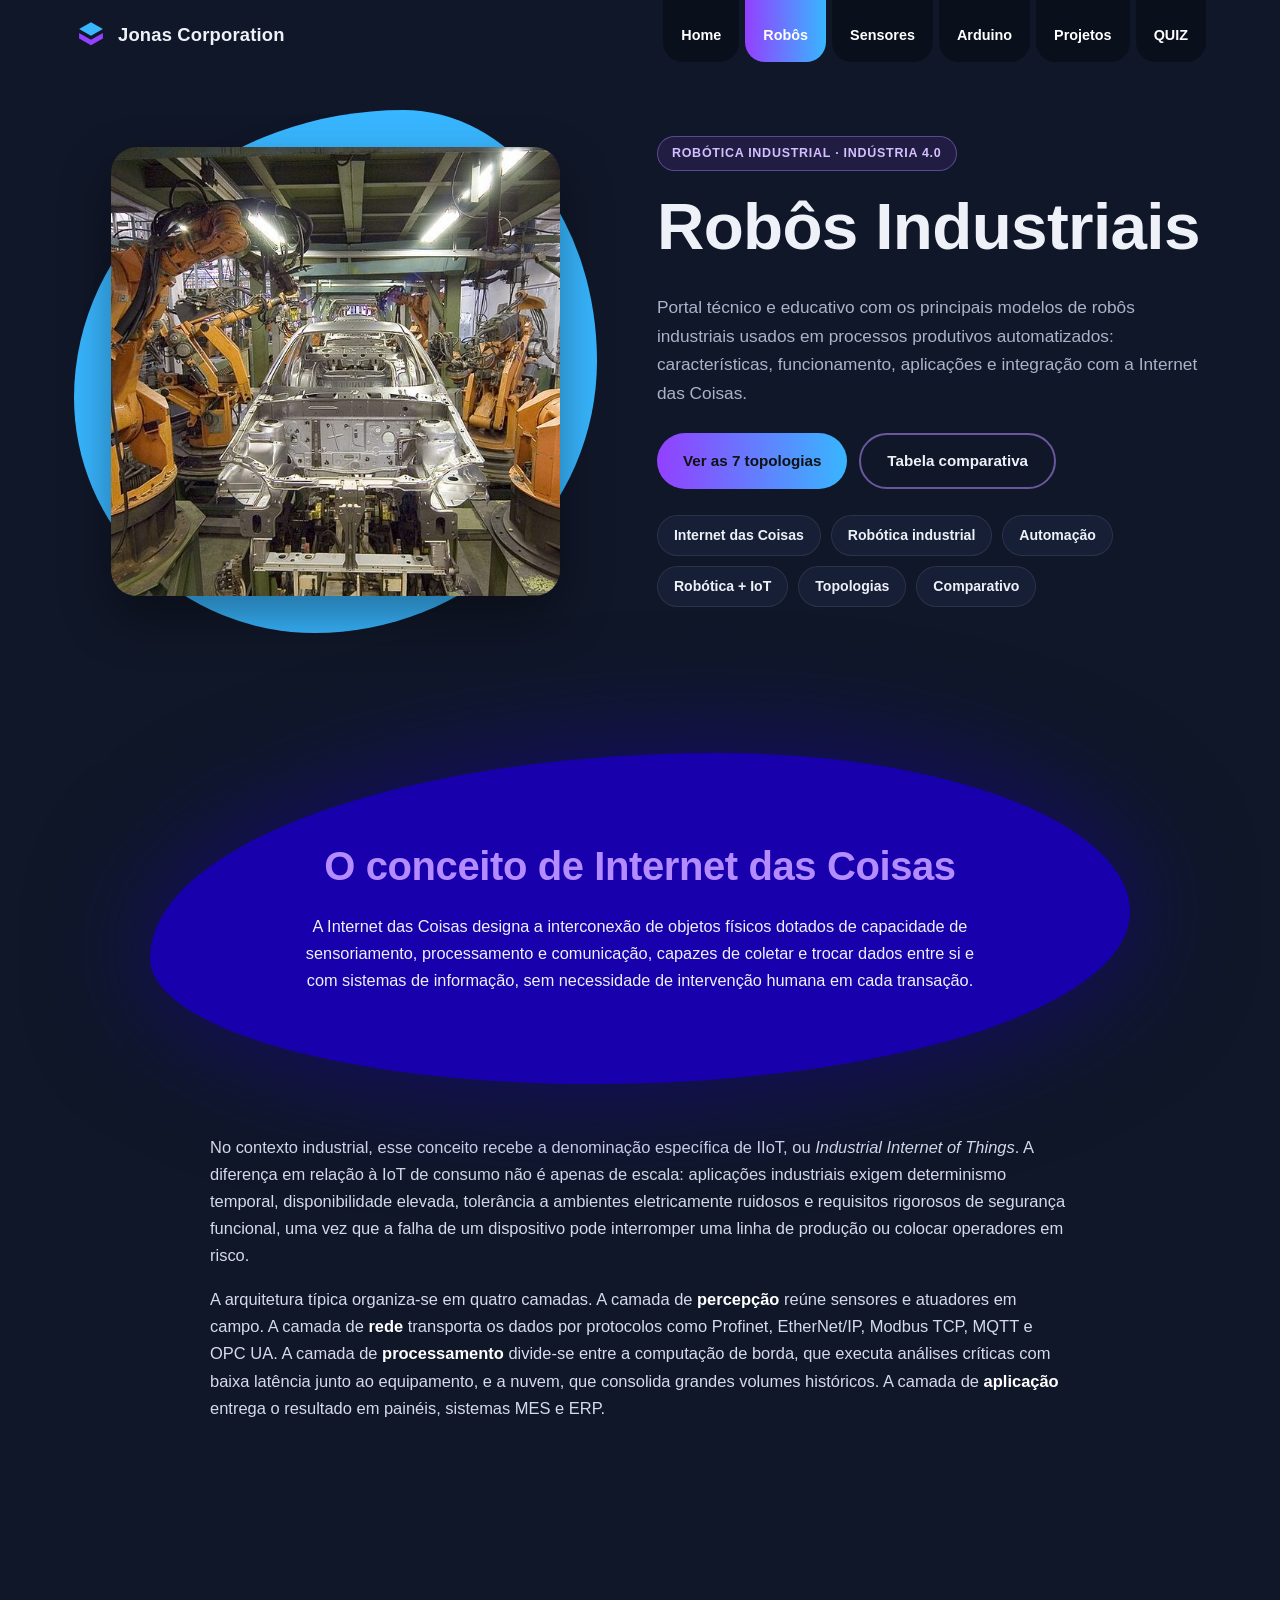
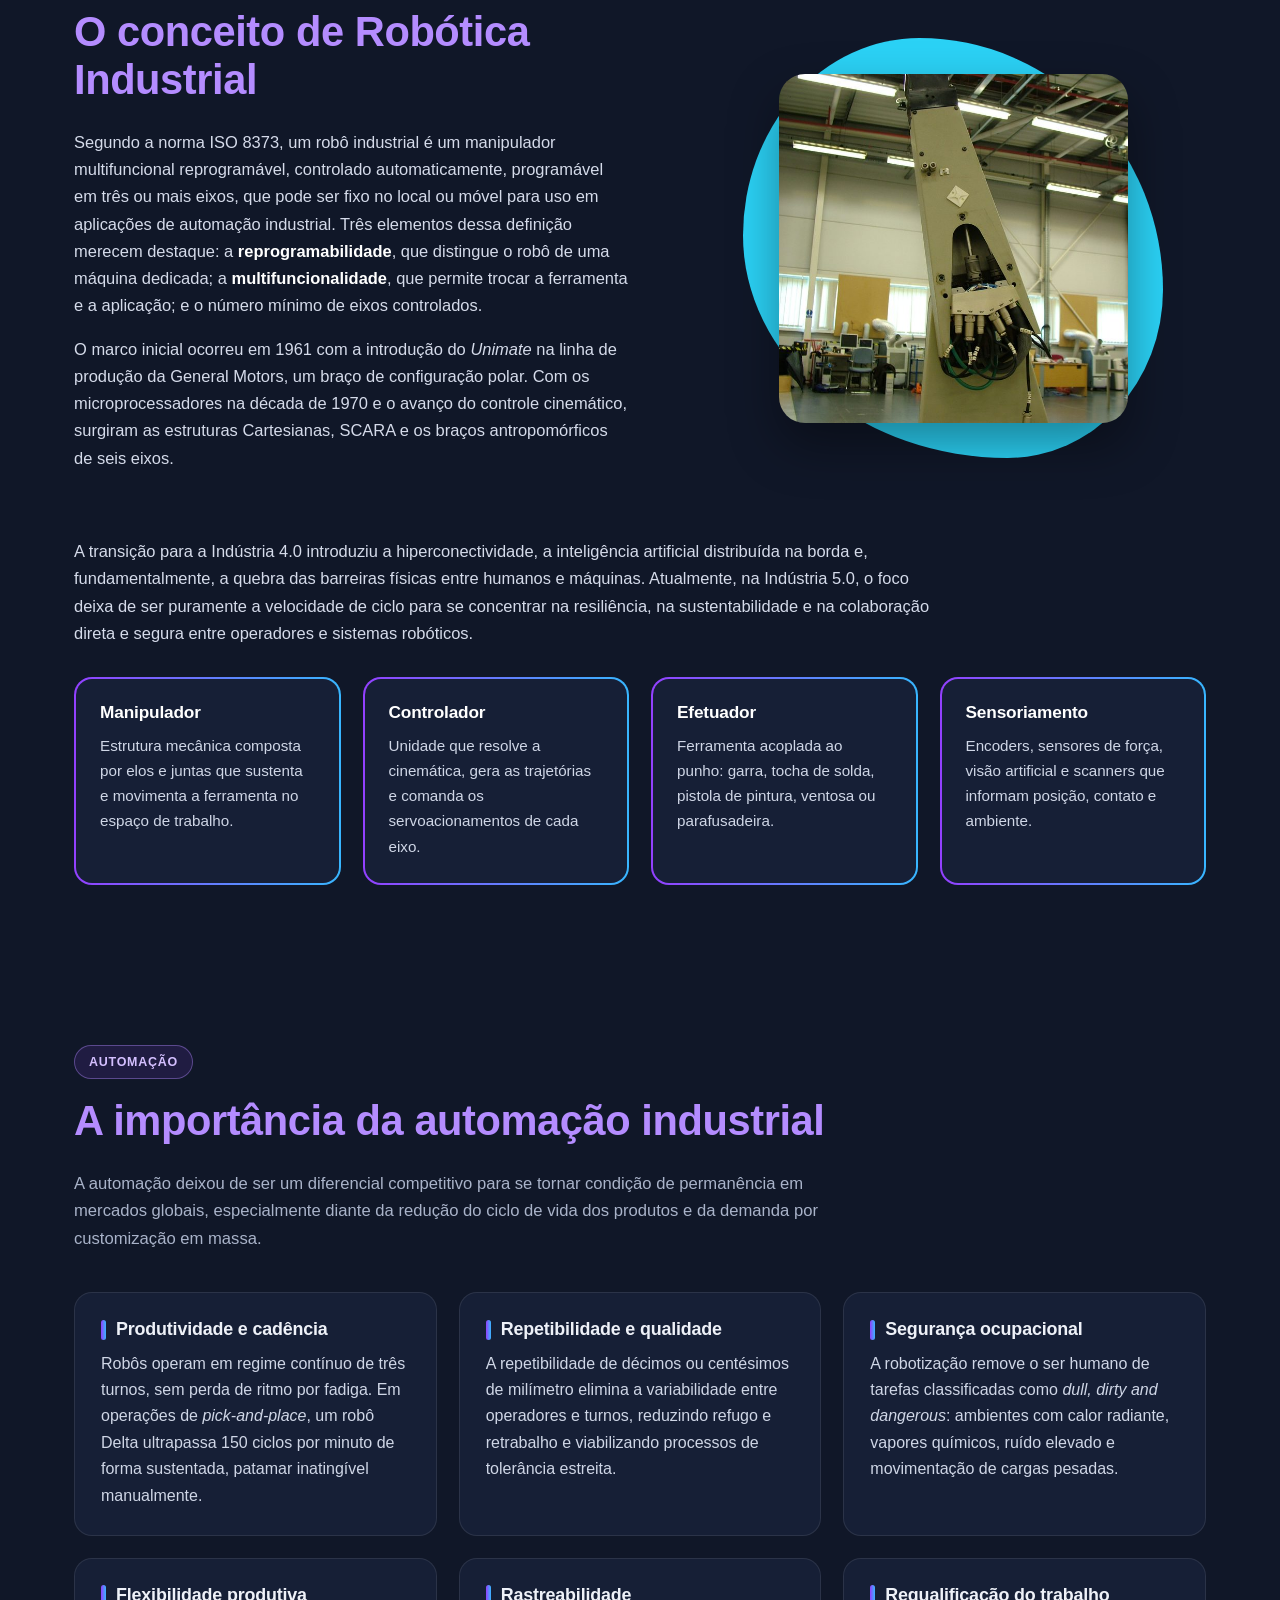
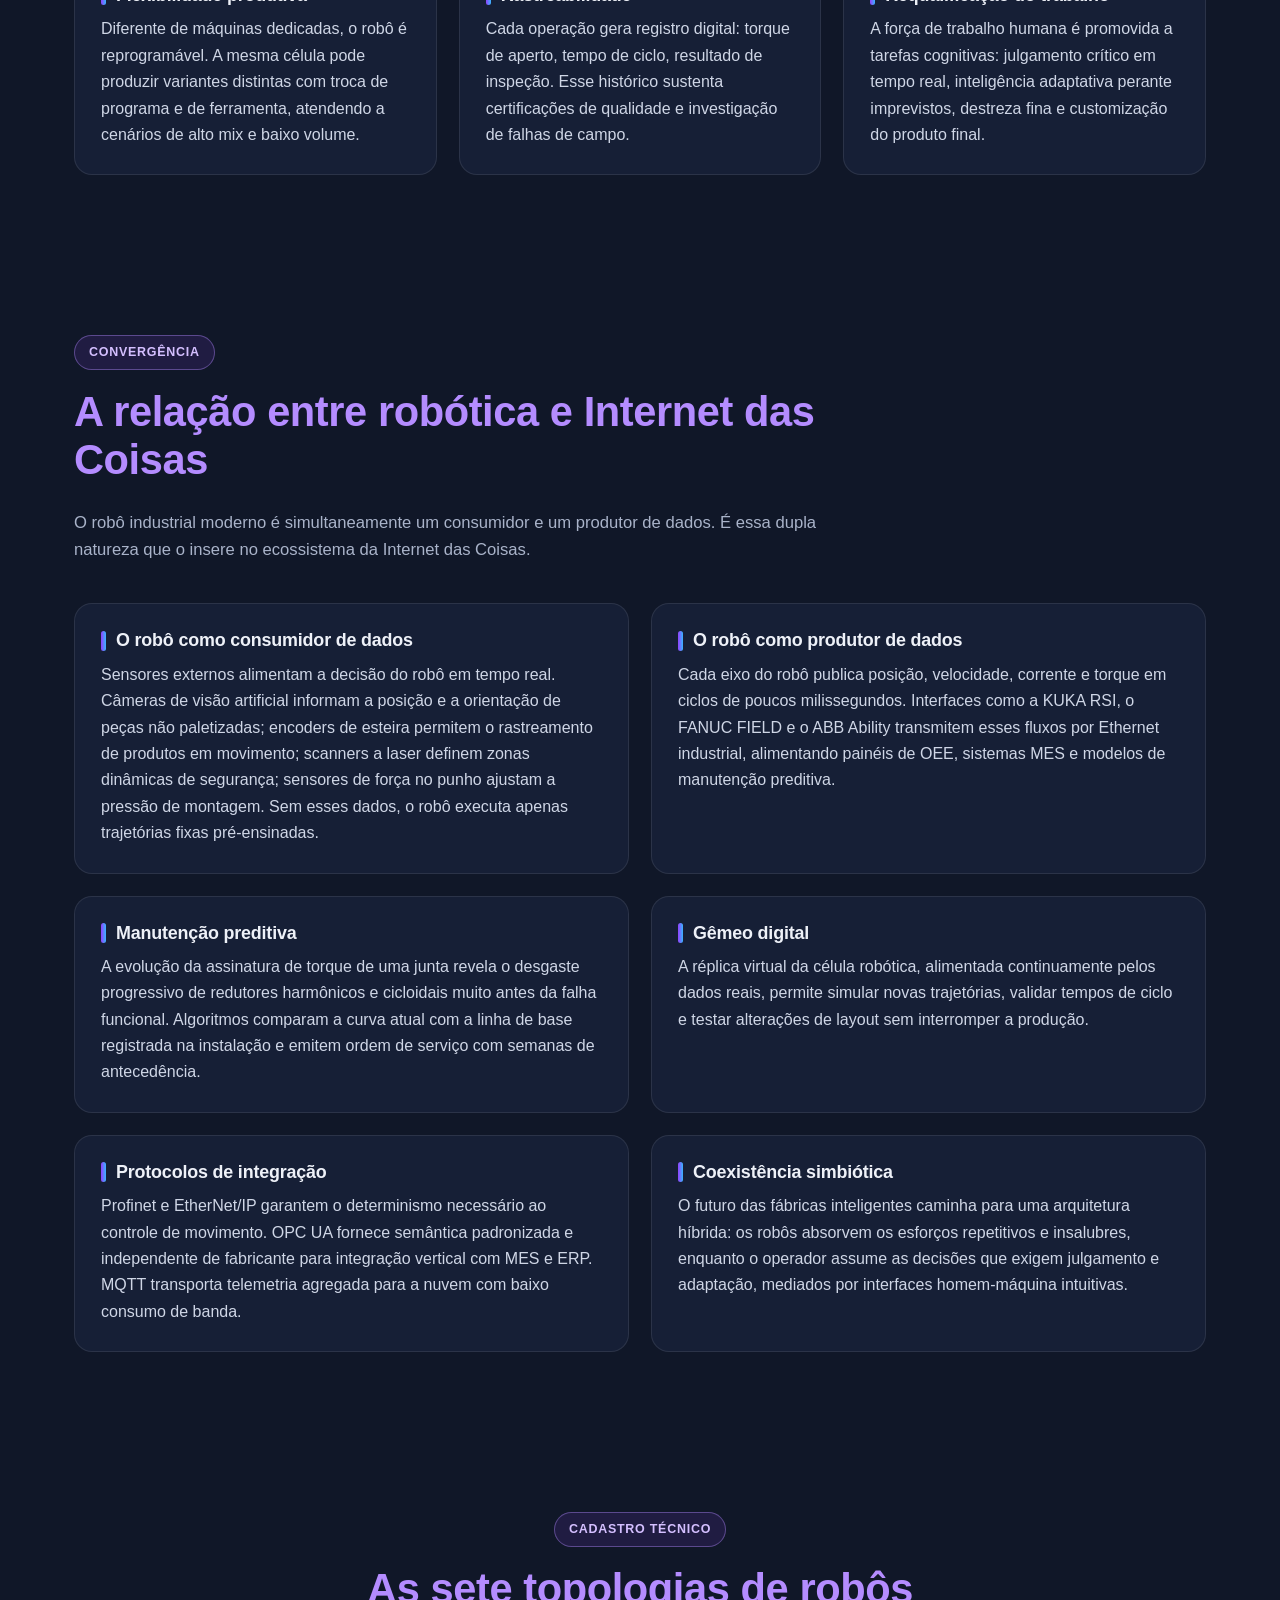
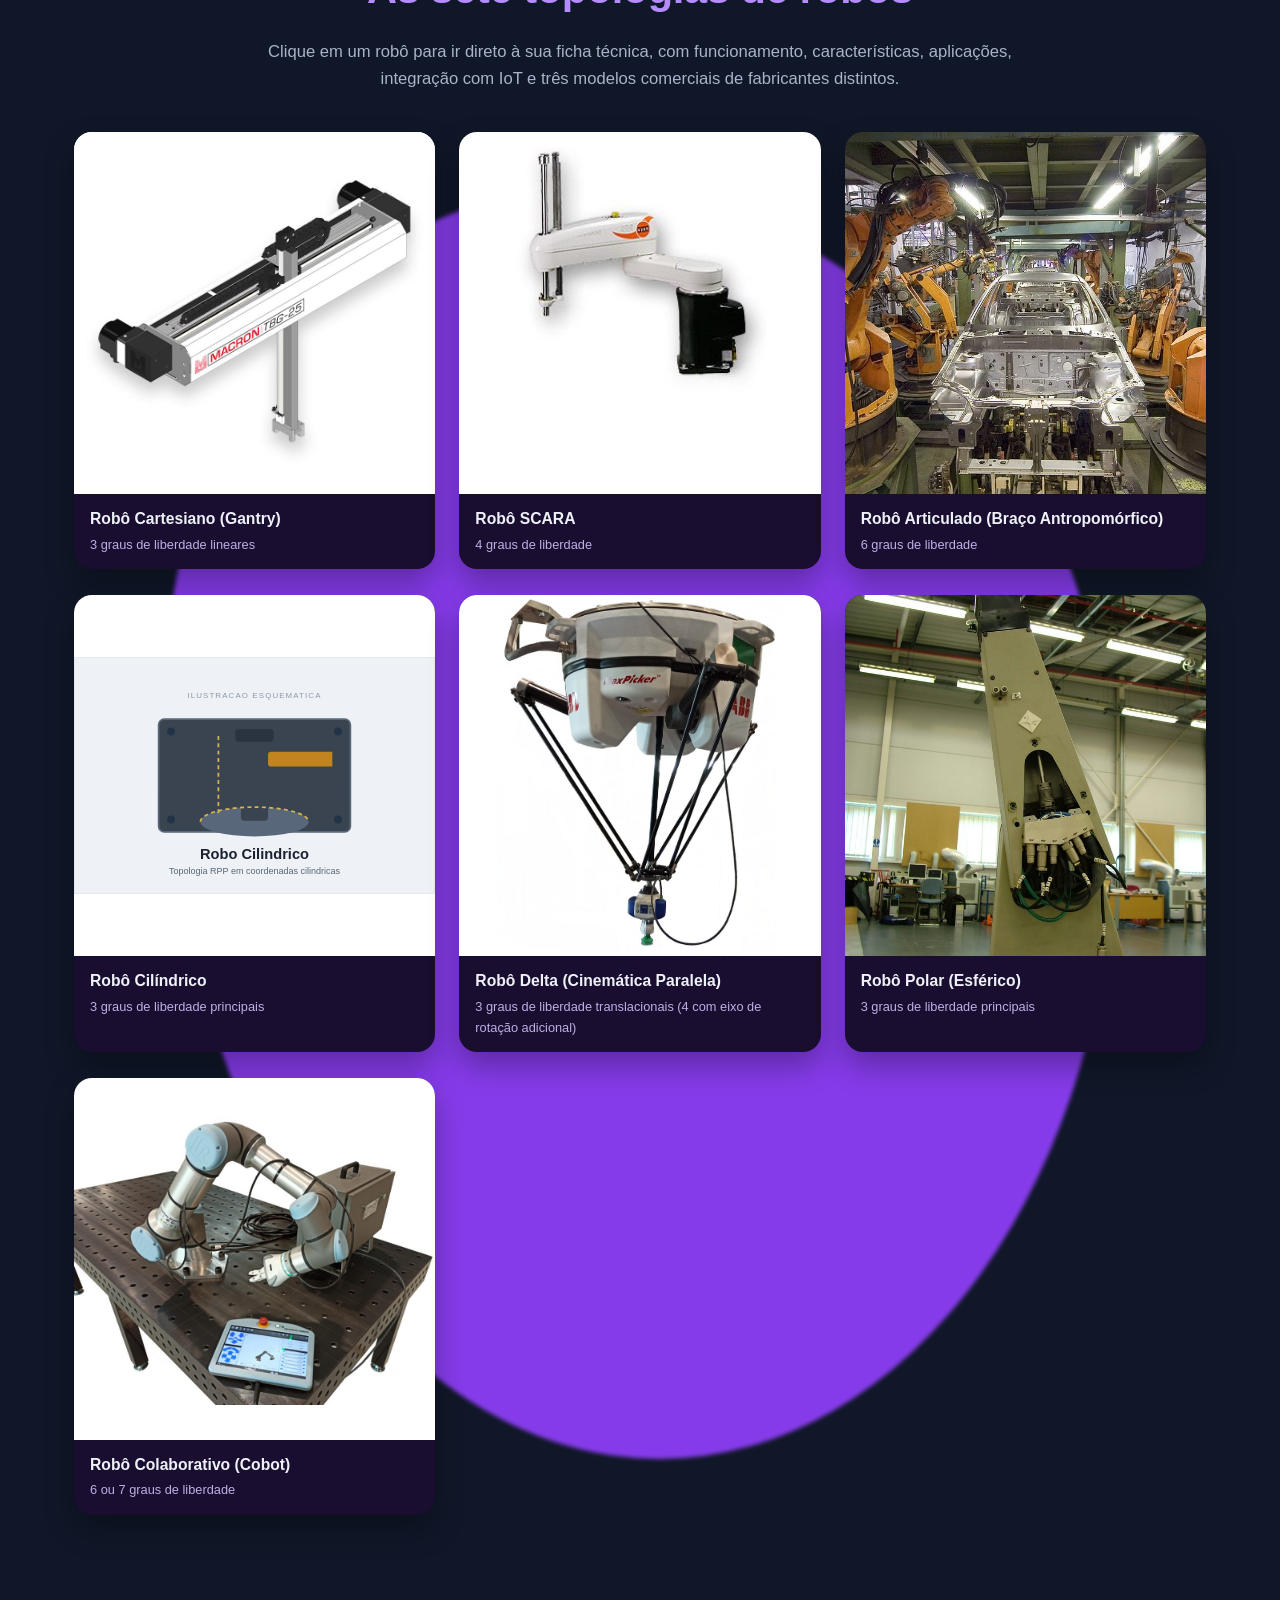
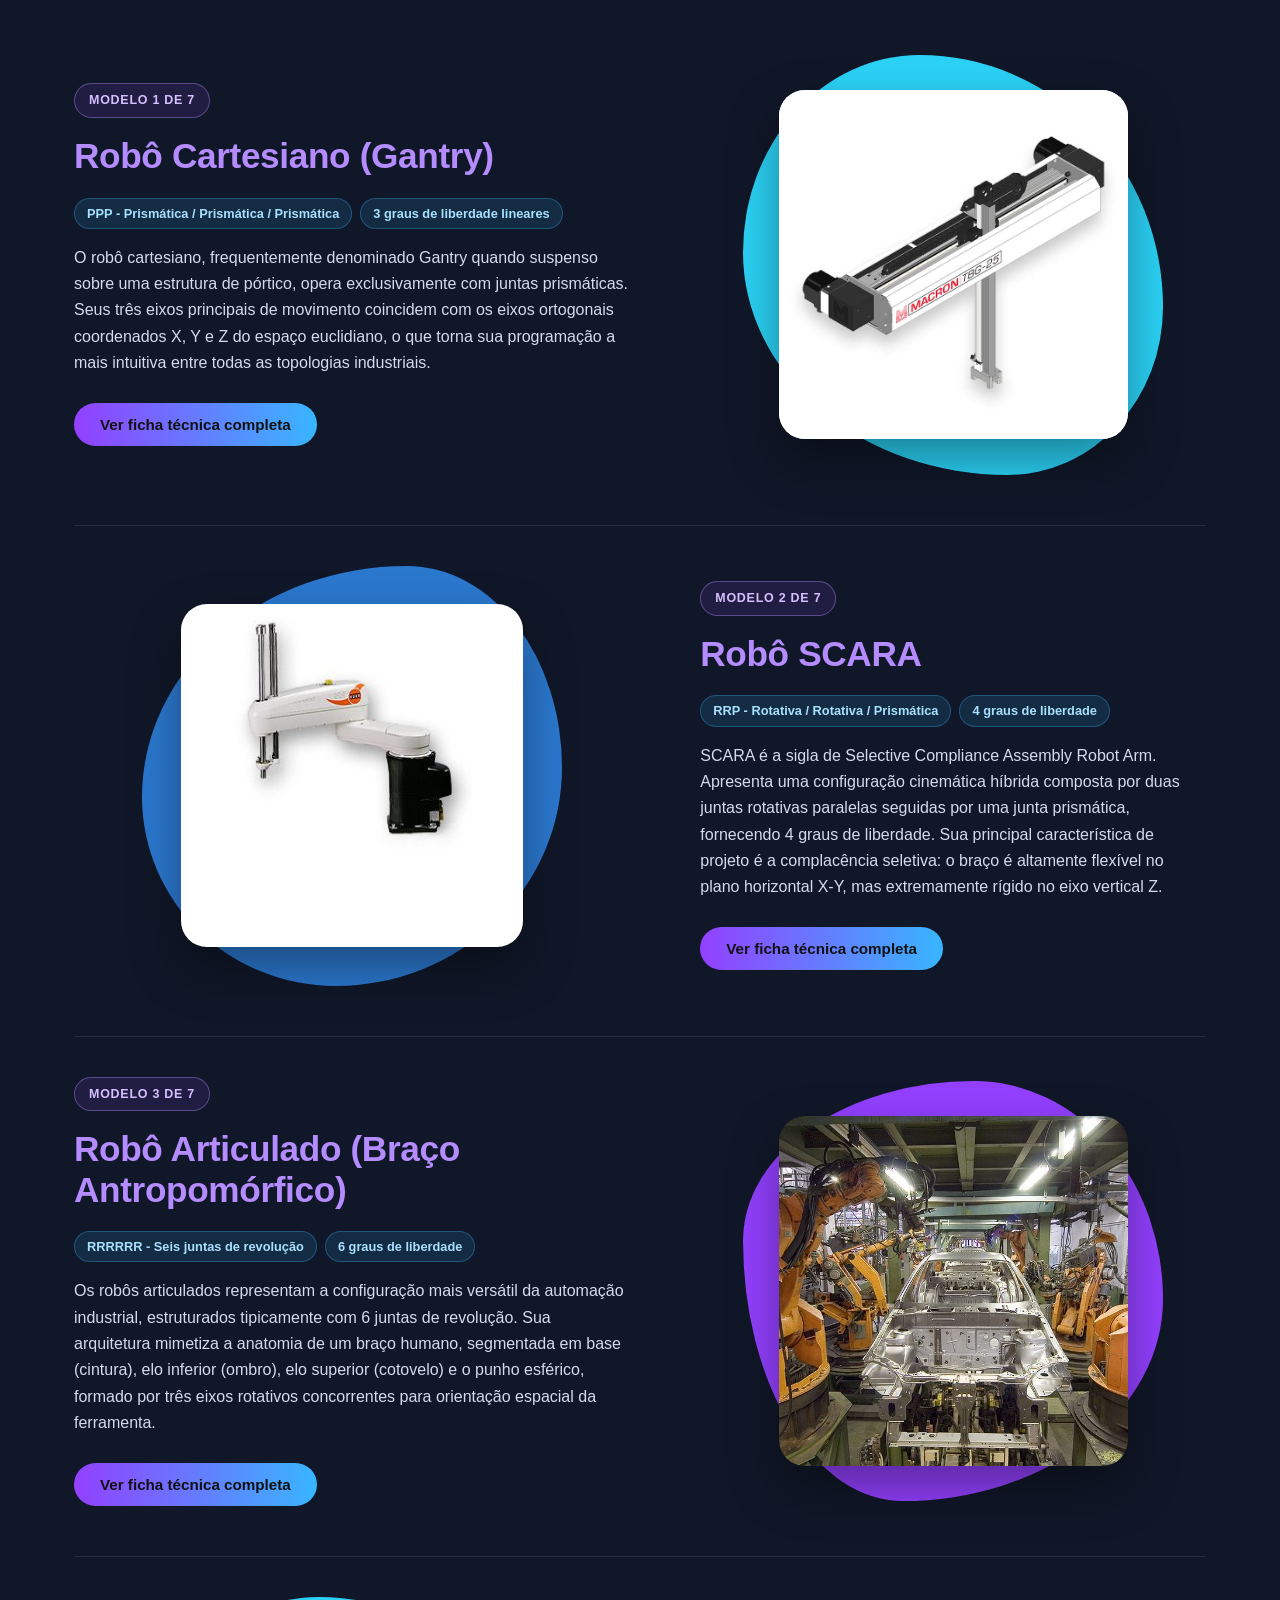
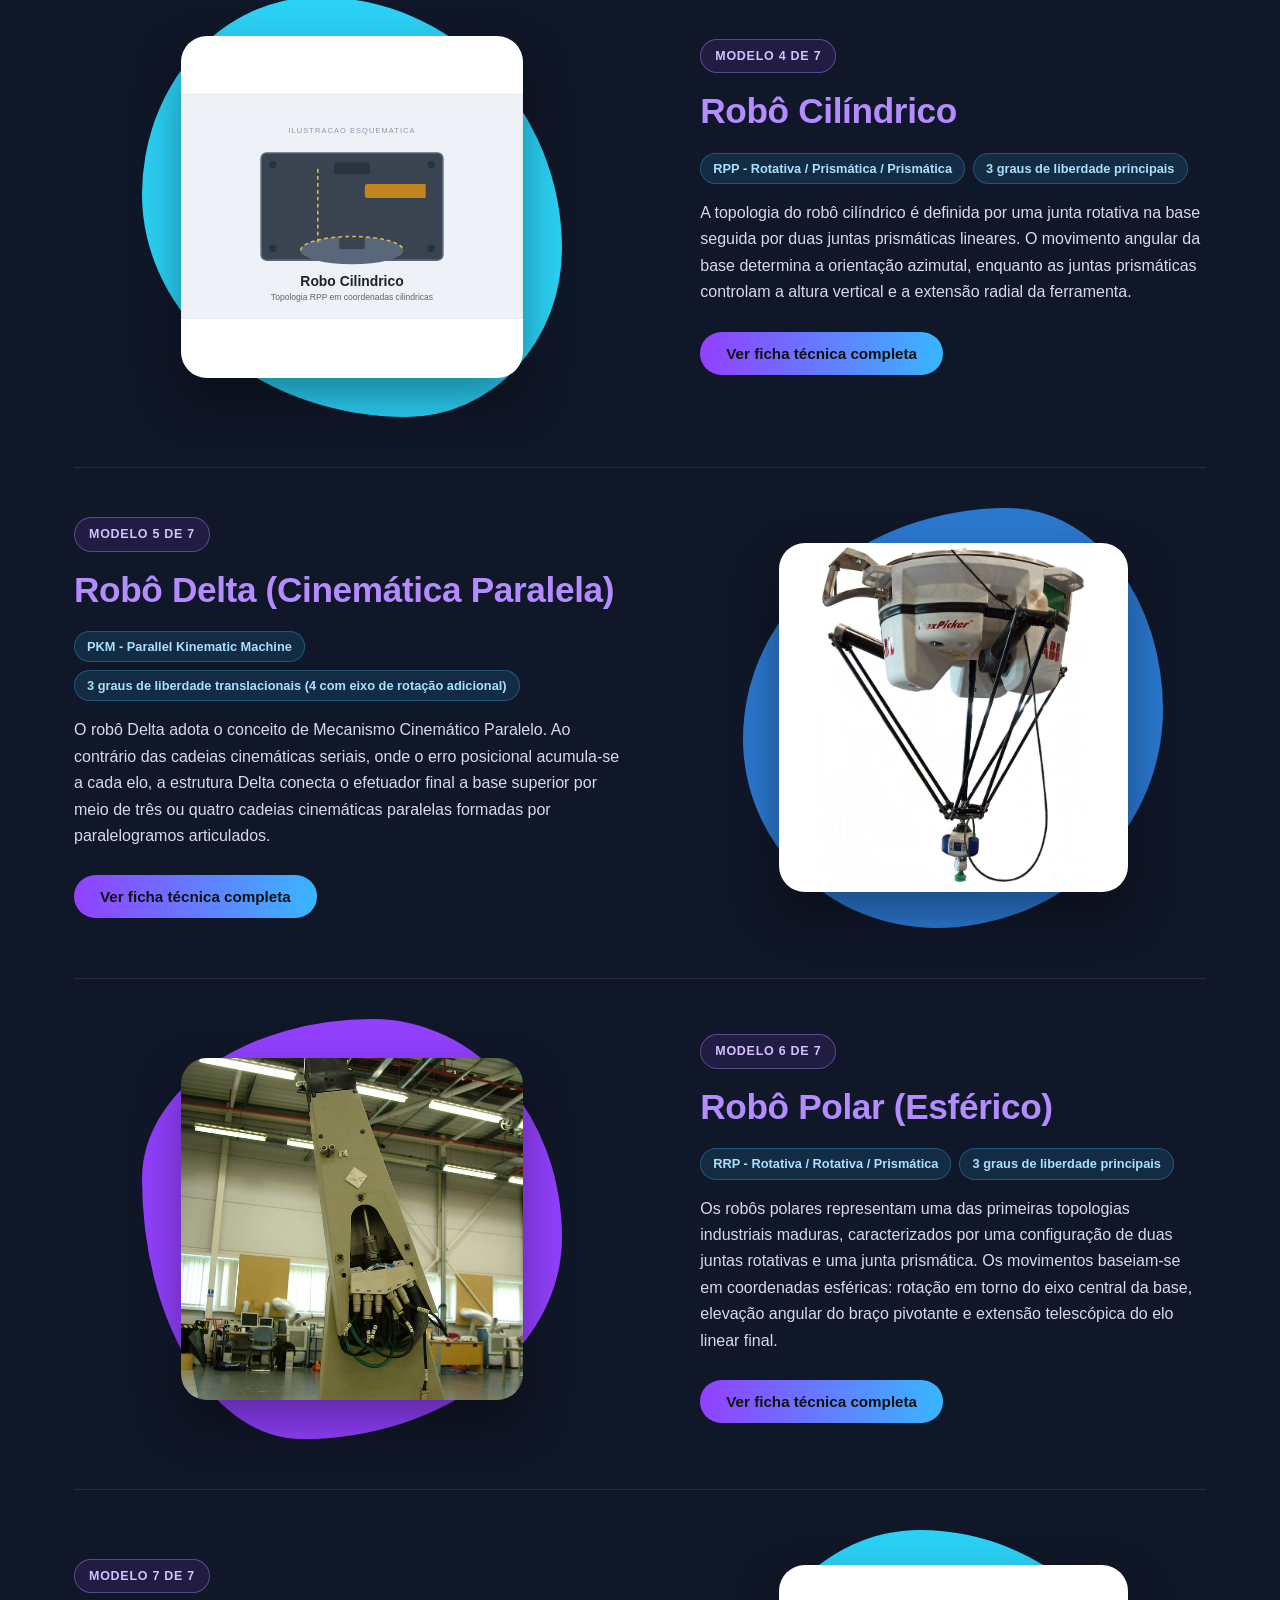
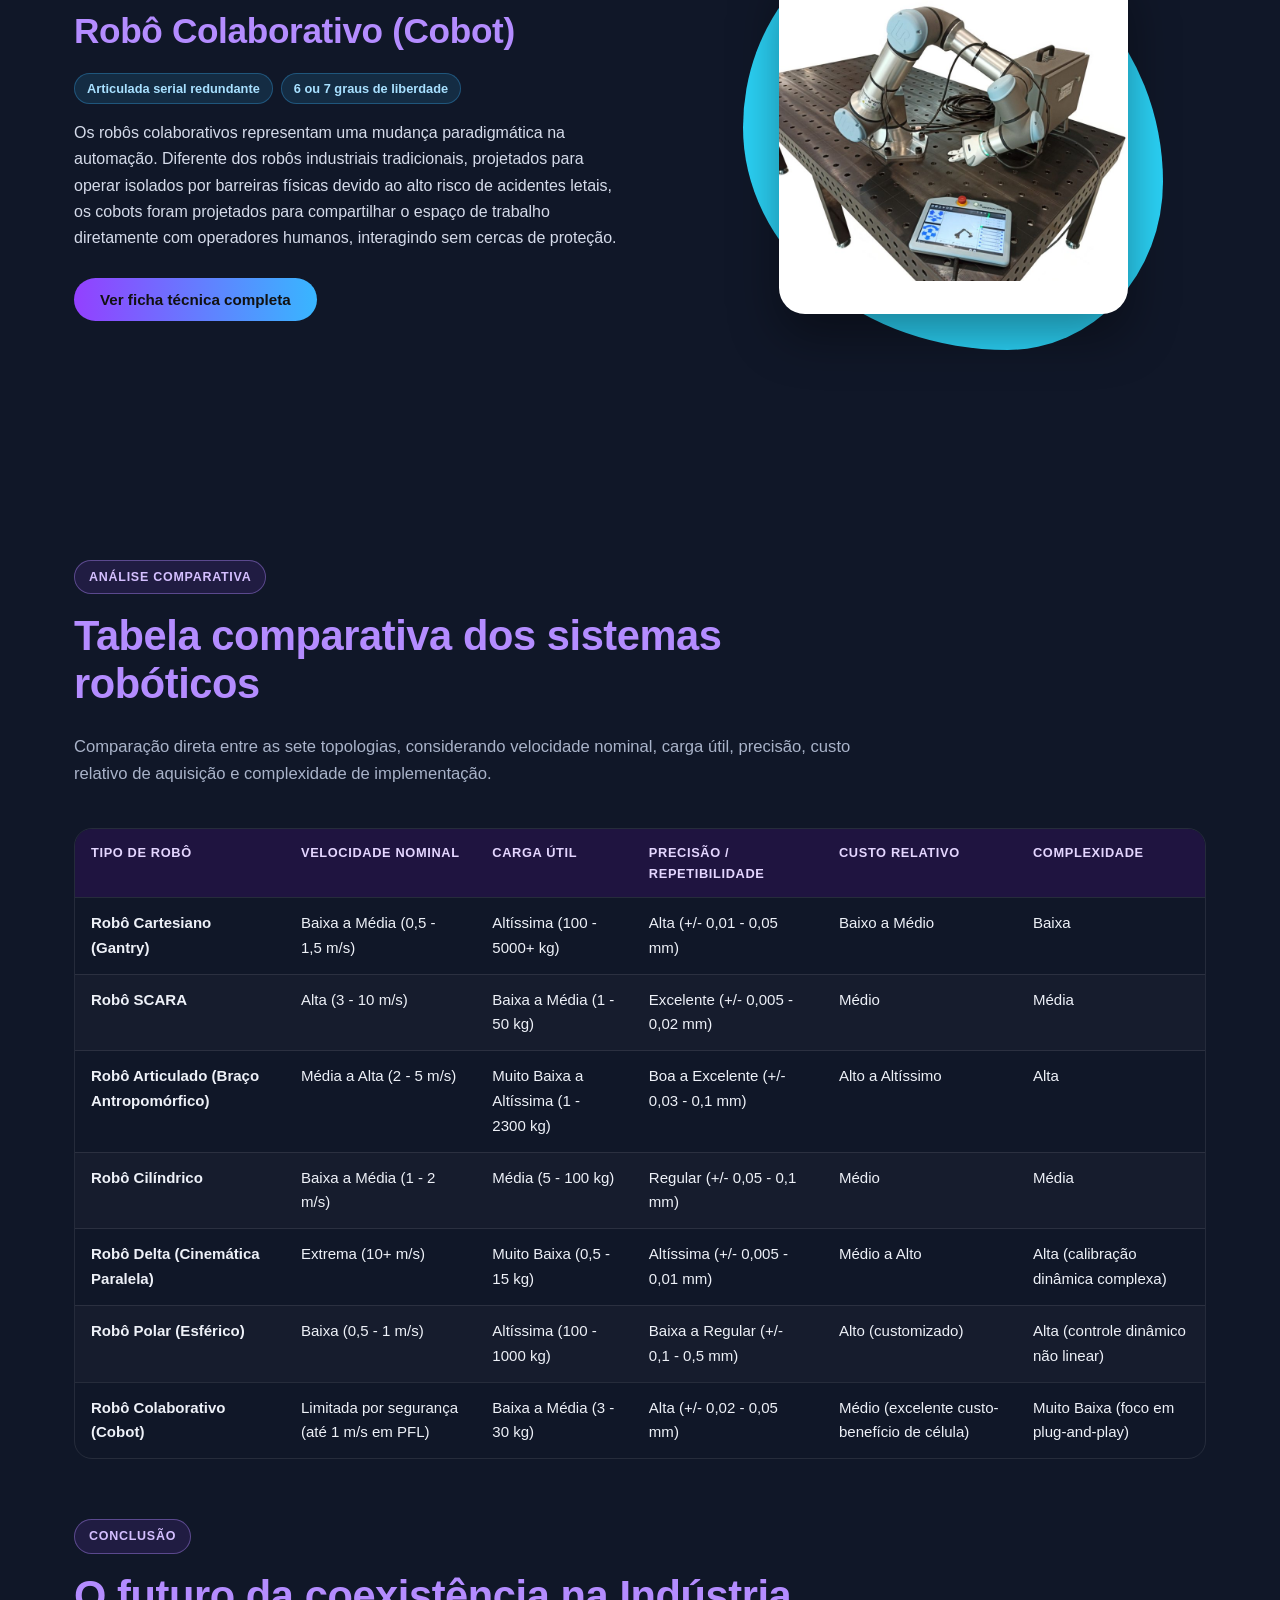
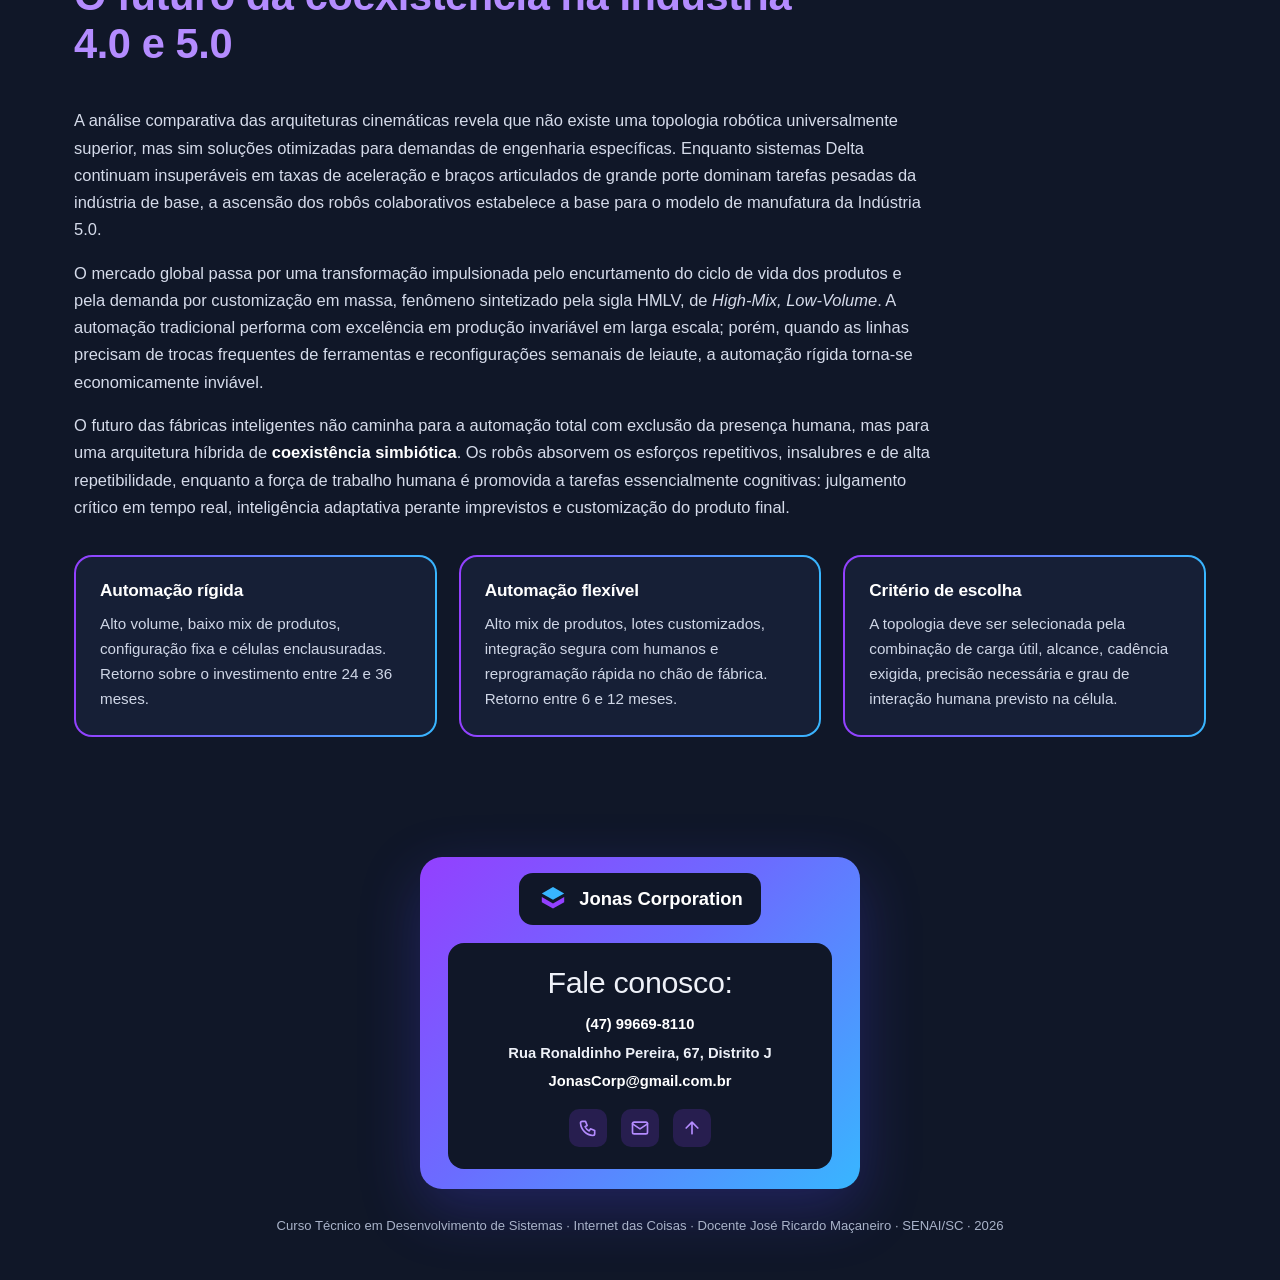
<file: html/robos.html>
<!DOCTYPE html>
<html lang="pt-BR">
<head>
<meta charset="UTF-8">
<meta name="viewport" content="width=device-width, initial-scale=1">
<title>Robôs Industriais | Jonas Corporation</title>
<meta name="description" content="As sete topologias de robôs industriais: conceito, funcionamento, características, aplicações, integração com IoT e modelos comerciais.">
<meta name="theme-color" content="#101728">
<link rel="icon" href="../img/logo.svg" type="image/svg+xml">
<link rel="stylesheet" href="../css/estilo.css">
<link rel="stylesheet" href="../css/conteudo.css">
<!-- marca que o JavaScript está ativo (usado nas animações de entrada) -->
<script>document.documentElement.classList.add("js");</script>
</head>
<body data-pagina="robos" data-raiz="../">

<a class="pular-conteudo" href="#conteudo">Pular para o conteúdo</a>

<!-- ===== CABEÇALHO: logotipo + menu em abas ===== -->
<header class="topo">
  <div class="container topo-interno">
    <a class="marca" href="../index.html" aria-label="Jonas Corporation — página inicial"><svg viewBox="0 0 40 40" aria-hidden="true" focusable="false"><path d="M20 5 34 13 20 21 6 13Z" fill="#38b6ff"/><path d="M6 17.5 20 25.5 34 17.5V24L20 32 6 24Z" fill="#9340ff"/></svg><span>Jonas Corporation</span></a>
    <button class="botao-menu" type="button" aria-label="Abrir menu" aria-expanded="false" aria-controls="menu-principal"><span></span><span></span><span></span></button>
    <nav class="menu" id="menu-principal" aria-label="Navegação principal">
      <a href="../index.html" data-pagina="home">Home</a>
      <a href="robos.html" data-pagina="robos">Robôs</a>
      <a href="sensores.html" data-pagina="sensores">Sensores</a>
      <a href="arduino.html" data-pagina="arduino">Arduino</a>
      <a href="projetos.html" data-pagina="projetos">Projetos</a>
      <a href="quiz.html" data-pagina="quiz">QUIZ</a>
    </nav>
  </div>
</header>

<main id="conteudo">

<!-- ===== HERÓI (imagem à esquerda, como na página 2 do modelo) ===== -->
<section class="heroi heroi--interno">
  <div class="container heroi-grade">
    <div class="revelar">
      <span class="etiqueta">Robótica Industrial &middot; Indústria 4.0</span>
      <h1>Robôs Industriais</h1>
      <p class="heroi-texto">Portal técnico e educativo com os principais modelos de robôs industriais usados em processos produtivos automatizados: características, funcionamento, aplicações e integração com a Internet das Coisas.</p>
      <div class="grupo-botoes">
        <a class="botao" href="#topologias">Ver as 7 topologias</a>
        <a class="botao botao-contorno" href="#comparativo">Tabela comparativa</a>
      </div>
      <nav class="atalhos" aria-label="Partes desta página">
        <a href="#iot">Internet das Coisas</a>
        <a href="#robotica">Robótica industrial</a>
        <a href="#automacao">Automação</a>
        <a href="#robotica-iot">Robótica + IoT</a>
        <a href="#topologias">Topologias</a>
        <a href="#comparativo">Comparativo</a>
      </nav>
    </div>
    <figure class="figura-blob figura-blob--azul figura-blob--brilho heroi-figura revelar">
      <img src="../img/robos/articulado.jpg" alt="Braços robóticos articulados em linha de montagem automotiva">
    </figure>
  </div>
</section>

<!-- ===== CONCEITO DE IoT (blob central) ===== -->
<section class="secao secao--compacta" id="iot">
  <div class="container">
    <div class="bloco-blob revelar">
      <h2>O conceito de Internet das Coisas</h2>
      <p>A Internet das Coisas designa a interconexão de objetos físicos dotados de capacidade de sensoriamento, processamento e comunicação, capazes de coletar e trocar dados entre si e com sistemas de informação, sem necessidade de intervenção humana em cada transação.</p>
    </div>

    <div class="texto revelar" style="margin: 50px auto 0">
      <p>No contexto industrial, esse conceito recebe a denominação específica de IIoT, ou <em>Industrial Internet of Things</em>. A diferença em relação à IoT de consumo não é apenas de escala: aplicações industriais exigem determinismo temporal, disponibilidade elevada, tolerância a ambientes eletricamente ruidosos e requisitos rigorosos de segurança funcional, uma vez que a falha de um dispositivo pode interromper uma linha de produção ou colocar operadores em risco.</p>
      <p>A arquitetura típica organiza-se em quatro camadas. A camada de <strong>percepção</strong> reúne sensores e atuadores em campo. A camada de <strong>rede</strong> transporta os dados por protocolos como Profinet, EtherNet/IP, Modbus TCP, MQTT e OPC UA. A camada de <strong>processamento</strong> divide-se entre a computação de borda, que executa análises críticas com baixa latência junto ao equipamento, e a nuvem, que consolida grandes volumes históricos. A camada de <strong>aplicação</strong> entrega o resultado em painéis, sistemas MES e ERP.</p>
    </div>
  </div>
</section>

<!-- ===== CONCEITO DE ROBÓTICA INDUSTRIAL ===== -->
<section class="secao" id="robotica">
  <div class="container">
    <div class="linha revelar">
      <div class="linha-texto">
        <h2 class="titulo-roxo">O conceito de Robótica Industrial</h2>
        <div class="texto">
          <p>Segundo a norma ISO 8373, um robô industrial é um manipulador multifuncional reprogramável, controlado automaticamente, programável em três ou mais eixos, que pode ser fixo no local ou móvel para uso em aplicações de automação industrial. Três elementos dessa definição merecem destaque: a <strong>reprogramabilidade</strong>, que distingue o robô de uma máquina dedicada; a <strong>multifuncionalidade</strong>, que permite trocar a ferramenta e a aplicação; e o número mínimo de eixos controlados.</p>
          <p>O marco inicial ocorreu em 1961 com a introdução do <em>Unimate</em> na linha de produção da General Motors, um braço de configuração polar. Com os microprocessadores na década de 1970 e o avanço do controle cinemático, surgiram as estruturas Cartesianas, SCARA e os braços antropomórficos de seis eixos.</p>
        </div>
      </div>
      <figure class="figura-blob figura-blob--ciano">
        <img src="../img/robos/polar.jpg" alt="Braço robótico de configuração polar" loading="lazy">
      </figure>
    </div>

    <div class="texto revelar" style="margin-top:10px">
      <p>A transição para a Indústria 4.0 introduziu a hiperconectividade, a inteligência artificial distribuída na borda e, fundamentalmente, a quebra das barreiras físicas entre humanos e máquinas. Atualmente, na Indústria 5.0, o foco deixa de ser puramente a velocidade de ciclo para se concentrar na resiliência, na sustentabilidade e na colaboração direta e segura entre operadores e sistemas robóticos.</p>
    </div>

    <div class="grade grade-4" style="margin-top:30px">
      <div class="cartao-conceito revelar">
        <h3>Manipulador</h3>
        <p>Estrutura mecânica composta por elos e juntas que sustenta e movimenta a ferramenta no espaço de trabalho.</p>
      </div>
      <div class="cartao-conceito revelar">
        <h3>Controlador</h3>
        <p>Unidade que resolve a cinemática, gera as trajetórias e comanda os servoacionamentos de cada eixo.</p>
      </div>
      <div class="cartao-conceito revelar">
        <h3>Efetuador</h3>
        <p>Ferramenta acoplada ao punho: garra, tocha de solda, pistola de pintura, ventosa ou parafusadeira.</p>
      </div>
      <div class="cartao-conceito revelar">
        <h3>Sensoriamento</h3>
        <p>Encoders, sensores de força, visão artificial e scanners que informam posição, contato e ambiente.</p>
      </div>
    </div>
  </div>
</section>

<!-- ===== IMPORTÂNCIA DA AUTOMAÇÃO ===== -->
<section class="secao" id="automacao">
  <div class="container">
    <div class="secao-titulo revelar">
      <span class="etiqueta">Automação</span>
      <h2>A importância da automação industrial</h2>
      <p>A automação deixou de ser um diferencial competitivo para se tornar condição de permanência em mercados globais, especialmente diante da redução do ciclo de vida dos produtos e da demanda por customização em massa.</p>
    </div>

    <div class="grade grade-3">
      <div class="cartao revelar">
        <h3>Produtividade e cadência</h3>
        <p>Robôs operam em regime contínuo de três turnos, sem perda de ritmo por fadiga. Em operações de <em>pick-and-place</em>, um robô Delta ultrapassa 150 ciclos por minuto de forma sustentada, patamar inatingível manualmente.</p>
      </div>
      <div class="cartao revelar">
        <h3>Repetibilidade e qualidade</h3>
        <p>A repetibilidade de décimos ou centésimos de milímetro elimina a variabilidade entre operadores e turnos, reduzindo refugo e retrabalho e viabilizando processos de tolerância estreita.</p>
      </div>
      <div class="cartao revelar">
        <h3>Segurança ocupacional</h3>
        <p>A robotização remove o ser humano de tarefas classificadas como <em>dull, dirty and dangerous</em>: ambientes com calor radiante, vapores químicos, ruído elevado e movimentação de cargas pesadas.</p>
      </div>
      <div class="cartao revelar">
        <h3>Flexibilidade produtiva</h3>
        <p>Diferente de máquinas dedicadas, o robô é reprogramável. A mesma célula pode produzir variantes distintas com troca de programa e de ferramenta, atendendo a cenários de alto mix e baixo volume.</p>
      </div>
      <div class="cartao revelar">
        <h3>Rastreabilidade</h3>
        <p>Cada operação gera registro digital: torque de aperto, tempo de ciclo, resultado de inspeção. Esse histórico sustenta certificações de qualidade e investigação de falhas de campo.</p>
      </div>
      <div class="cartao revelar">
        <h3>Requalificação do trabalho</h3>
        <p>A força de trabalho humana é promovida a tarefas cognitivas: julgamento crítico em tempo real, inteligência adaptativa perante imprevistos, destreza fina e customização do produto final.</p>
      </div>
    </div>
  </div>
</section>

<!-- ===== RELAÇÃO ENTRE ROBÓTICA E IoT ===== -->
<section class="secao" id="robotica-iot">
  <div class="container">
    <div class="secao-titulo revelar">
      <span class="etiqueta">Convergência</span>
      <h2>A relação entre robótica e Internet das Coisas</h2>
      <p>O robô industrial moderno é simultaneamente um consumidor e um produtor de dados. É essa dupla natureza que o insere no ecossistema da Internet das Coisas.</p>
    </div>

    <div class="grade grade-2">
      <div class="cartao revelar">
        <h3>O robô como consumidor de dados</h3>
        <p>Sensores externos alimentam a decisão do robô em tempo real. Câmeras de visão artificial informam a posição e a orientação de peças não paletizadas; encoders de esteira permitem o rastreamento de produtos em movimento; scanners a laser definem zonas dinâmicas de segurança; sensores de força no punho ajustam a pressão de montagem. Sem esses dados, o robô executa apenas trajetórias fixas pré-ensinadas.</p>
      </div>
      <div class="cartao revelar">
        <h3>O robô como produtor de dados</h3>
        <p>Cada eixo do robô publica posição, velocidade, corrente e torque em ciclos de poucos milissegundos. Interfaces como a KUKA RSI, o FANUC FIELD e o ABB Ability transmitem esses fluxos por Ethernet industrial, alimentando painéis de OEE, sistemas MES e modelos de manutenção preditiva.</p>
      </div>
      <div class="cartao revelar">
        <h3>Manutenção preditiva</h3>
        <p>A evolução da assinatura de torque de uma junta revela o desgaste progressivo de redutores harmônicos e cicloidais muito antes da falha funcional. Algoritmos comparam a curva atual com a linha de base registrada na instalação e emitem ordem de serviço com semanas de antecedência.</p>
      </div>
      <div class="cartao revelar">
        <h3>Gêmeo digital</h3>
        <p>A réplica virtual da célula robótica, alimentada continuamente pelos dados reais, permite simular novas trajetórias, validar tempos de ciclo e testar alterações de layout sem interromper a produção.</p>
      </div>
      <div class="cartao revelar">
        <h3>Protocolos de integração</h3>
        <p>Profinet e EtherNet/IP garantem o determinismo necessário ao controle de movimento. OPC UA fornece semântica padronizada e independente de fabricante para integração vertical com MES e ERP. MQTT transporta telemetria agregada para a nuvem com baixo consumo de banda.</p>
      </div>
      <div class="cartao revelar">
        <h3>Coexistência simbiótica</h3>
        <p>O futuro das fábricas inteligentes caminha para uma arquitetura híbrida: os robôs absorvem os esforços repetitivos e insalubres, enquanto o operador assume as decisões que exigem julgamento e adaptação, mediados por interfaces homem-máquina intuitivas.</p>
      </div>
    </div>
  </div>
</section>

<!-- ===== GRADE DAS 7 TOPOLOGIAS ("Exemplos grid" do modelo) ===== -->
<section class="secao" id="topologias">
  <div class="container">
    <div class="secao-titulo secao-titulo--centro revelar">
      <span class="etiqueta">Cadastro técnico</span>
      <h2>As sete topologias de robôs</h2>
      <p>Clique em um robô para ir direto à sua ficha técnica, com funcionamento, características, aplicações, integração com IoT e três modelos comerciais de fabricantes distintos.</p>
    </div>
    <div class="vitrine revelar">
      <!-- preenchida pelo JavaScript (js/pagina-robos.js) -->
      <div class="grade-vitrine grade-vitrine--larga" id="grade-robos"></div>
    </div>
  </div>
</section>

<!-- ===== FICHA DE CADA ROBÔ (gerada pelo JavaScript) ===== -->
<section class="secao" style="padding-top:20px">
  <div class="container" id="lista-robos"></div>
</section>

<!-- ===== TABELA COMPARATIVA E CONCLUSÃO ===== -->
<section class="secao" id="comparativo">
  <div class="container">
    <div class="secao-titulo revelar">
      <span class="etiqueta">Análise comparativa</span>
      <h2>Tabela comparativa dos sistemas robóticos</h2>
      <p>Comparação direta entre as sete topologias, considerando velocidade nominal, carga útil, precisão, custo relativo de aquisição e complexidade de implementação.</p>
    </div>

    <div class="tabela-rolagem revelar">
      <table id="tabela-comparativa"></table>
    </div>

    <div class="secao-titulo revelar" style="margin-top:60px">
      <span class="etiqueta">Conclusão</span>
      <h2>O futuro da coexistência na Indústria 4.0 e 5.0</h2>
    </div>

    <div class="texto revelar">
      <p>A análise comparativa das arquiteturas cinemáticas revela que não existe uma topologia robótica universalmente superior, mas sim soluções otimizadas para demandas de engenharia específicas. Enquanto sistemas Delta continuam insuperáveis em taxas de aceleração e braços articulados de grande porte dominam tarefas pesadas da indústria de base, a ascensão dos robôs colaborativos estabelece a base para o modelo de manufatura da Indústria 5.0.</p>
      <p>O mercado global passa por uma transformação impulsionada pelo encurtamento do ciclo de vida dos produtos e pela demanda por customização em massa, fenômeno sintetizado pela sigla HMLV, de <em>High-Mix, Low-Volume</em>. A automação tradicional performa com excelência em produção invariável em larga escala; porém, quando as linhas precisam de trocas frequentes de ferramentas e reconfigurações semanais de leiaute, a automação rígida torna-se economicamente inviável.</p>
      <p>O futuro das fábricas inteligentes não caminha para a automação total com exclusão da presença humana, mas para uma arquitetura híbrida de <strong>coexistência simbiótica</strong>. Os robôs absorvem os esforços repetitivos, insalubres e de alta repetibilidade, enquanto a força de trabalho humana é promovida a tarefas essencialmente cognitivas: julgamento crítico em tempo real, inteligência adaptativa perante imprevistos e customização do produto final.</p>
    </div>

    <div class="grade grade-3" style="margin-top:34px">
      <div class="cartao-conceito revelar">
        <h3>Automação rígida</h3>
        <p>Alto volume, baixo mix de produtos, configuração fixa e células enclausuradas. Retorno sobre o investimento entre 24 e 36 meses.</p>
      </div>
      <div class="cartao-conceito revelar">
        <h3>Automação flexível</h3>
        <p>Alto mix de produtos, lotes customizados, integração segura com humanos e reprogramação rápida no chão de fábrica. Retorno entre 6 e 12 meses.</p>
      </div>
      <div class="cartao-conceito revelar">
        <h3>Critério de escolha</h3>
        <p>A topologia deve ser selecionada pela combinação de carga útil, alcance, cadência exigida, precisão necessária e grau de interação humana previsto na célula.</p>
      </div>
    </div>
  </div>
</section>

</main>

<!-- ===== RODAPÉ: cartão em degradê "Fale conosco" (igual ao modelo) ===== -->
<footer class="rodape">
  <div class="container">
    <div class="rodape-cartao">
      <a class="rodape-marca" href="../index.html"><svg viewBox="0 0 40 40" aria-hidden="true" focusable="false"><path d="M20 5 34 13 20 21 6 13Z" fill="#38b6ff"/><path d="M6 17.5 20 25.5 34 17.5V24L20 32 6 24Z" fill="#9340ff"/></svg><span>Jonas Corporation</span></a>
      <div class="rodape-contato">
        <h2>Fale conosco:</h2>
        <p><a href="tel:+5547996698110">(47) 99669-8110</a></p>
        <p>Rua Ronaldinho Pereira, 67, Distrito J</p>
        <p><a href="mailto:JonasCorp@gmail.com.br">JonasCorp@gmail.com.br</a></p>
        <div class="rodape-icones">
          <a href="tel:+5547996698110" aria-label="Ligar"><svg viewBox="0 0 24 24" fill="none" stroke="currentColor" stroke-width="2" stroke-linecap="round" stroke-linejoin="round" aria-hidden="true"><path d="M5 4h4l2 5-2.5 1.5a11 11 0 0 0 5 5L15 13l5 2v4a2 2 0 0 1-2 2A16 16 0 0 1 3 6a2 2 0 0 1 2-2"/></svg></a>
          <a href="mailto:JonasCorp@gmail.com.br" aria-label="Enviar e-mail"><svg viewBox="0 0 24 24" fill="none" stroke="currentColor" stroke-width="2" stroke-linecap="round" stroke-linejoin="round" aria-hidden="true"><rect x="3" y="5" width="18" height="14" rx="2"/><path d="m3 7 9 6 9-6"/></svg></a>
          <button type="button" class="voltar-topo" aria-label="Voltar ao topo"><svg viewBox="0 0 24 24" fill="none" stroke="currentColor" stroke-width="2" stroke-linecap="round" stroke-linejoin="round" aria-hidden="true"><path d="M12 19V5M5 12l7-7 7 7"/></svg></button>
        </div>
      </div>
    </div>
    <p class="rodape-base">Curso Técnico em Desenvolvimento de Sistemas &middot; Internet das Coisas &middot; Docente José Ricardo Maçaneiro &middot; SENAI/SC &middot; <span data-ano>2026</span></p>
  </div>
</footer>

<script src="../js/dados-robos.js"></script>
<script src="../js/nucleo.js"></script>
<script src="../js/pagina-robos.js"></script>
</body>
</html>
</file>
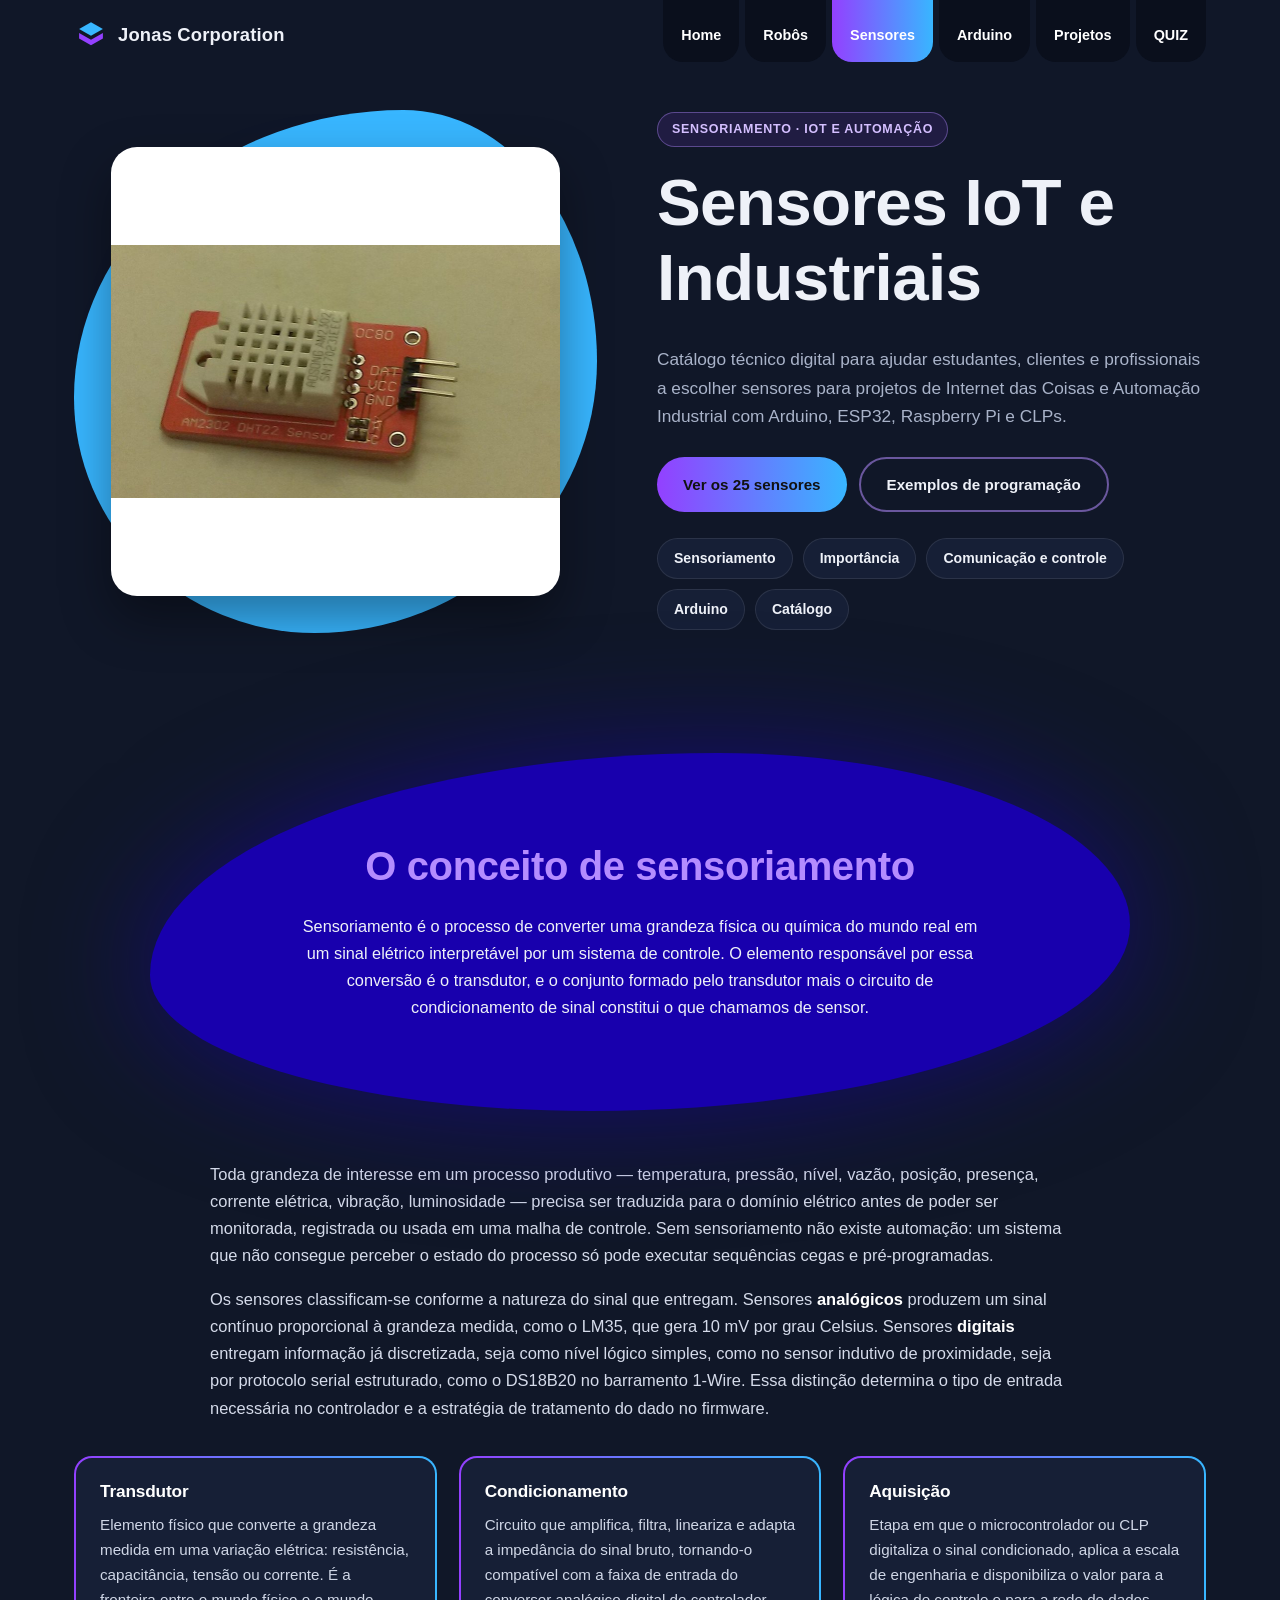
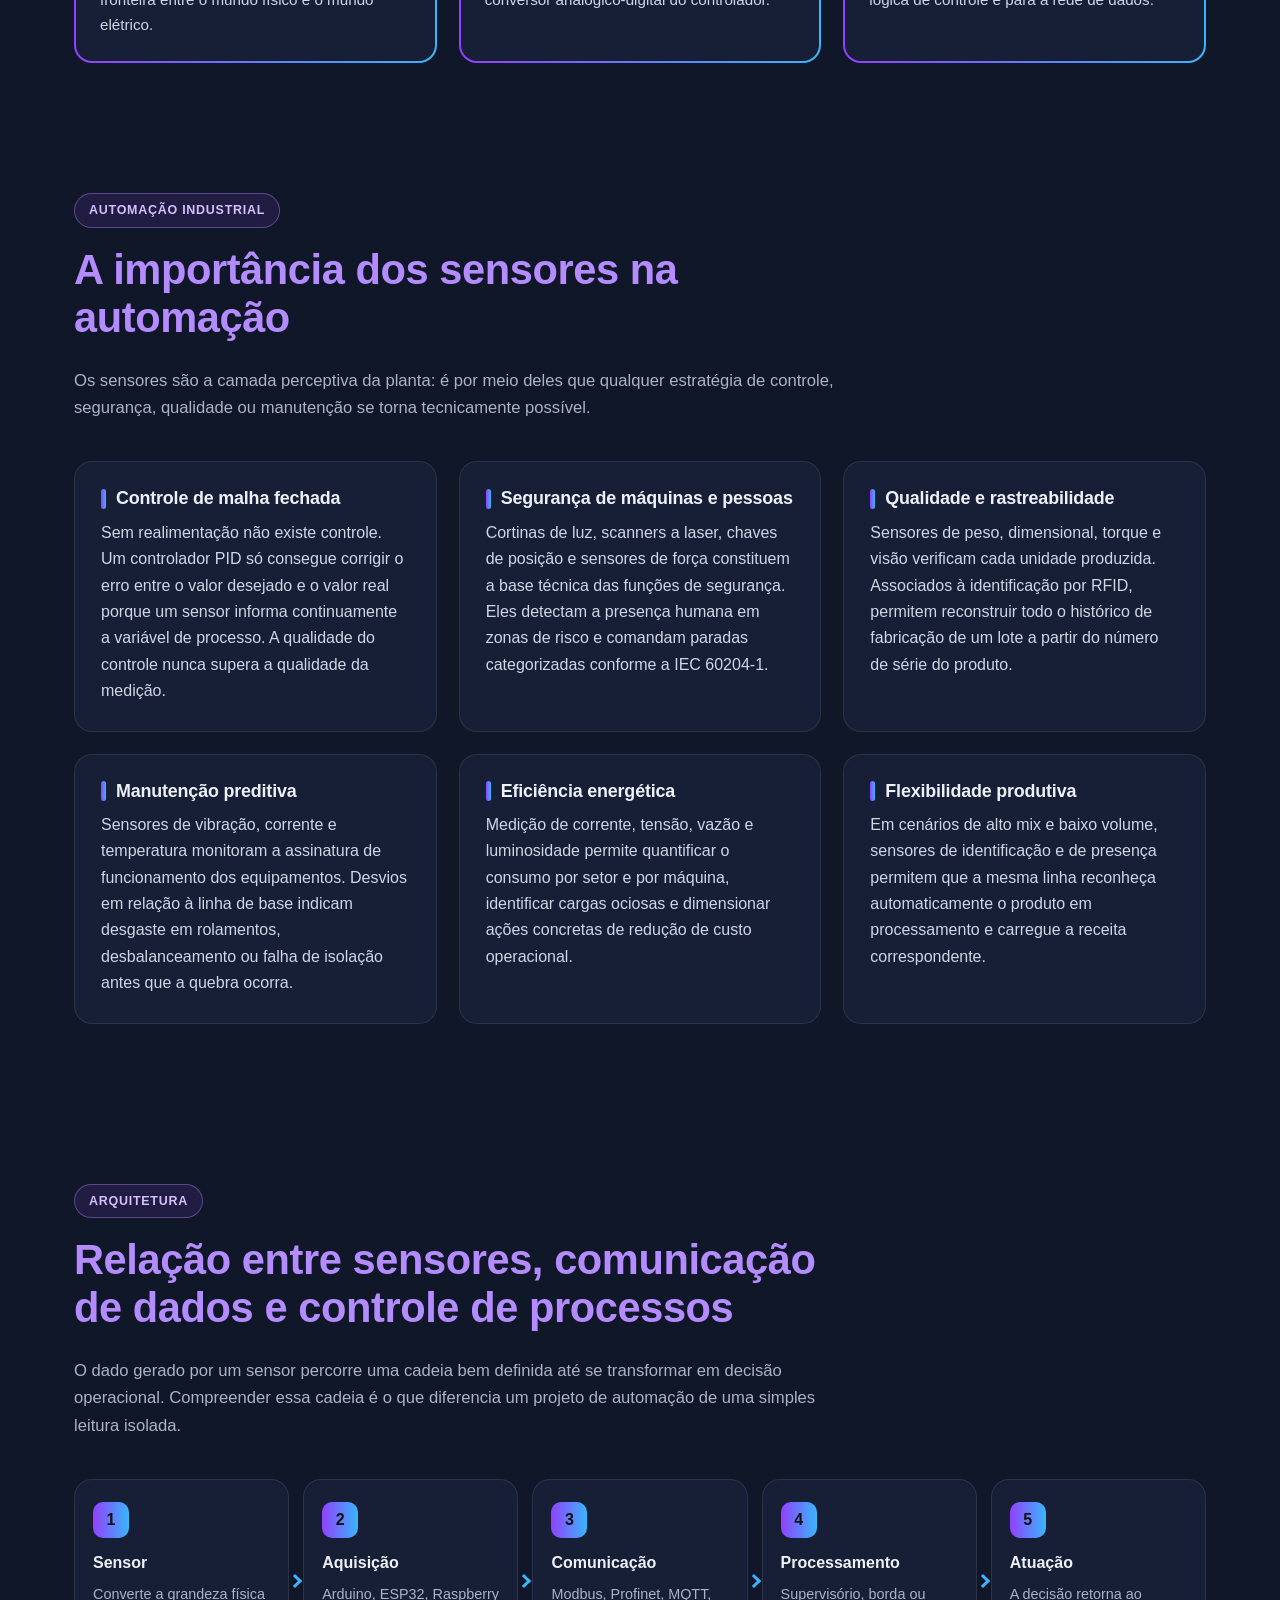
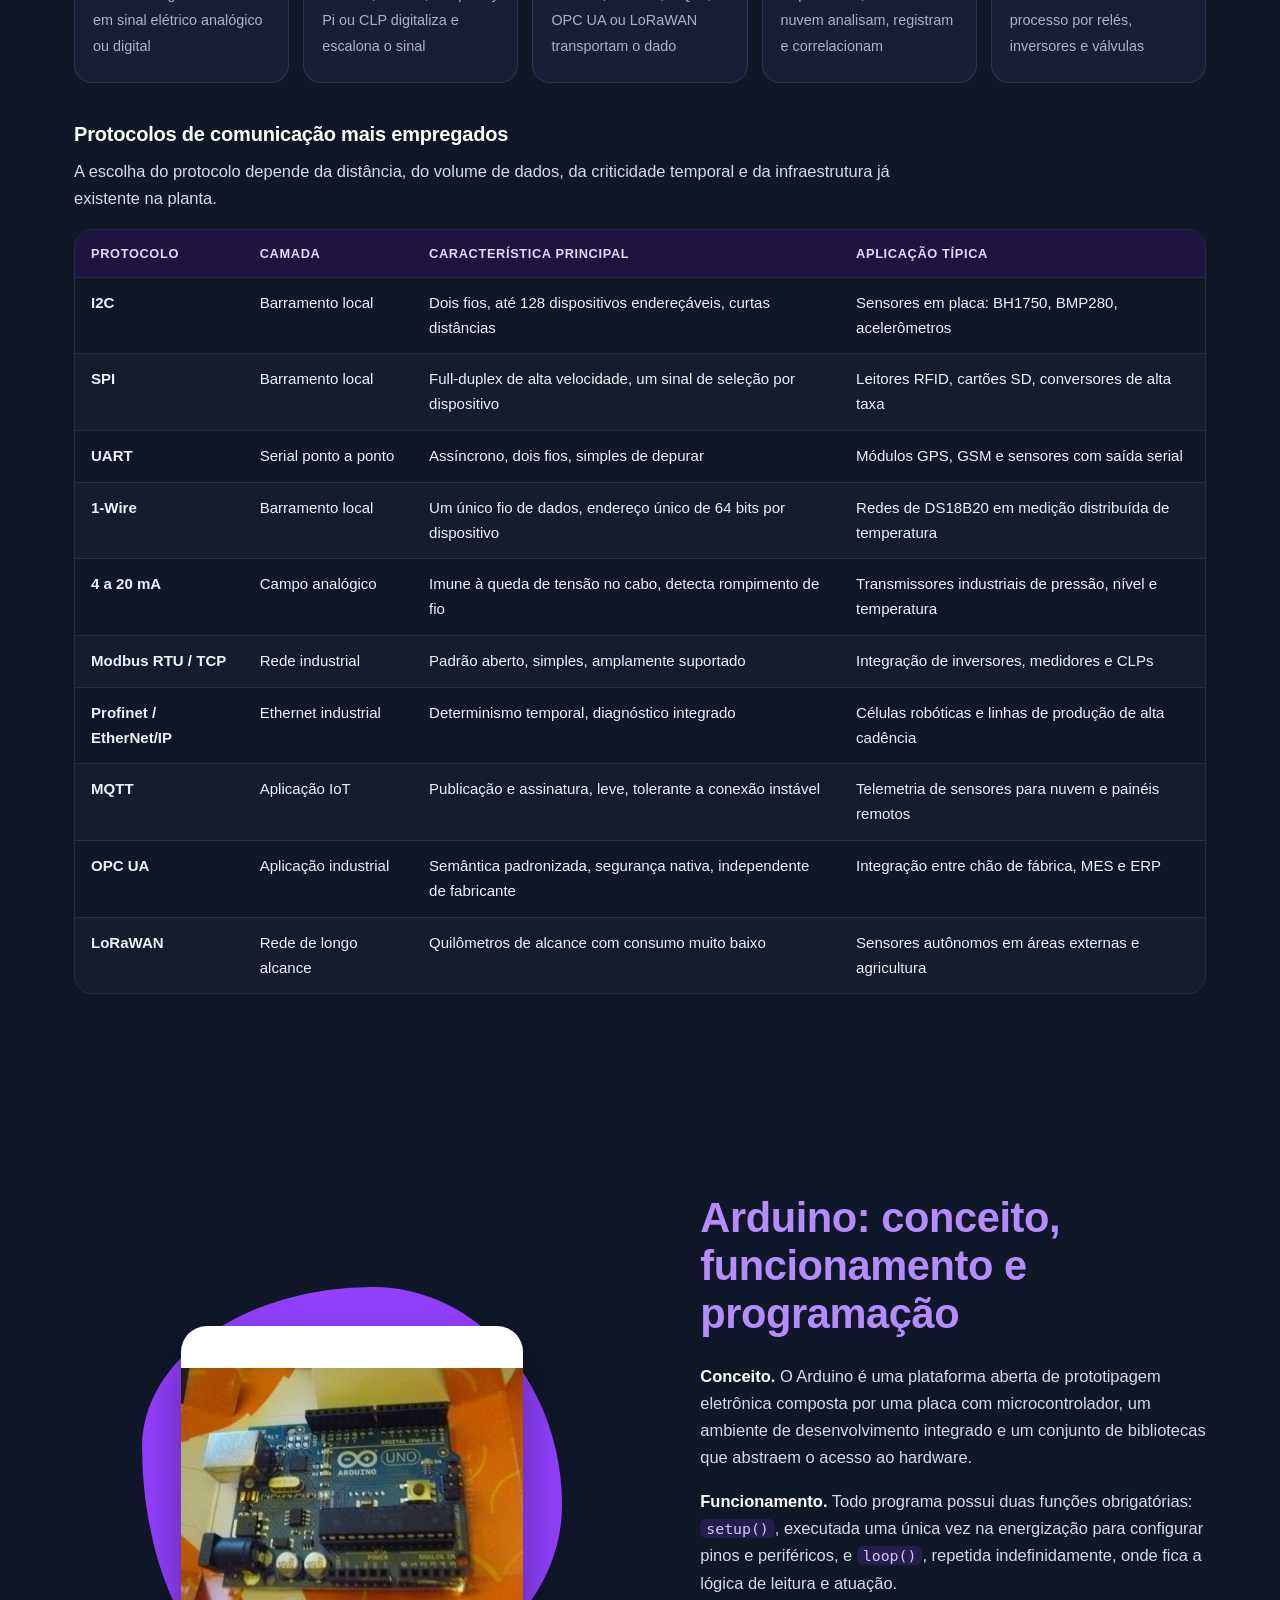
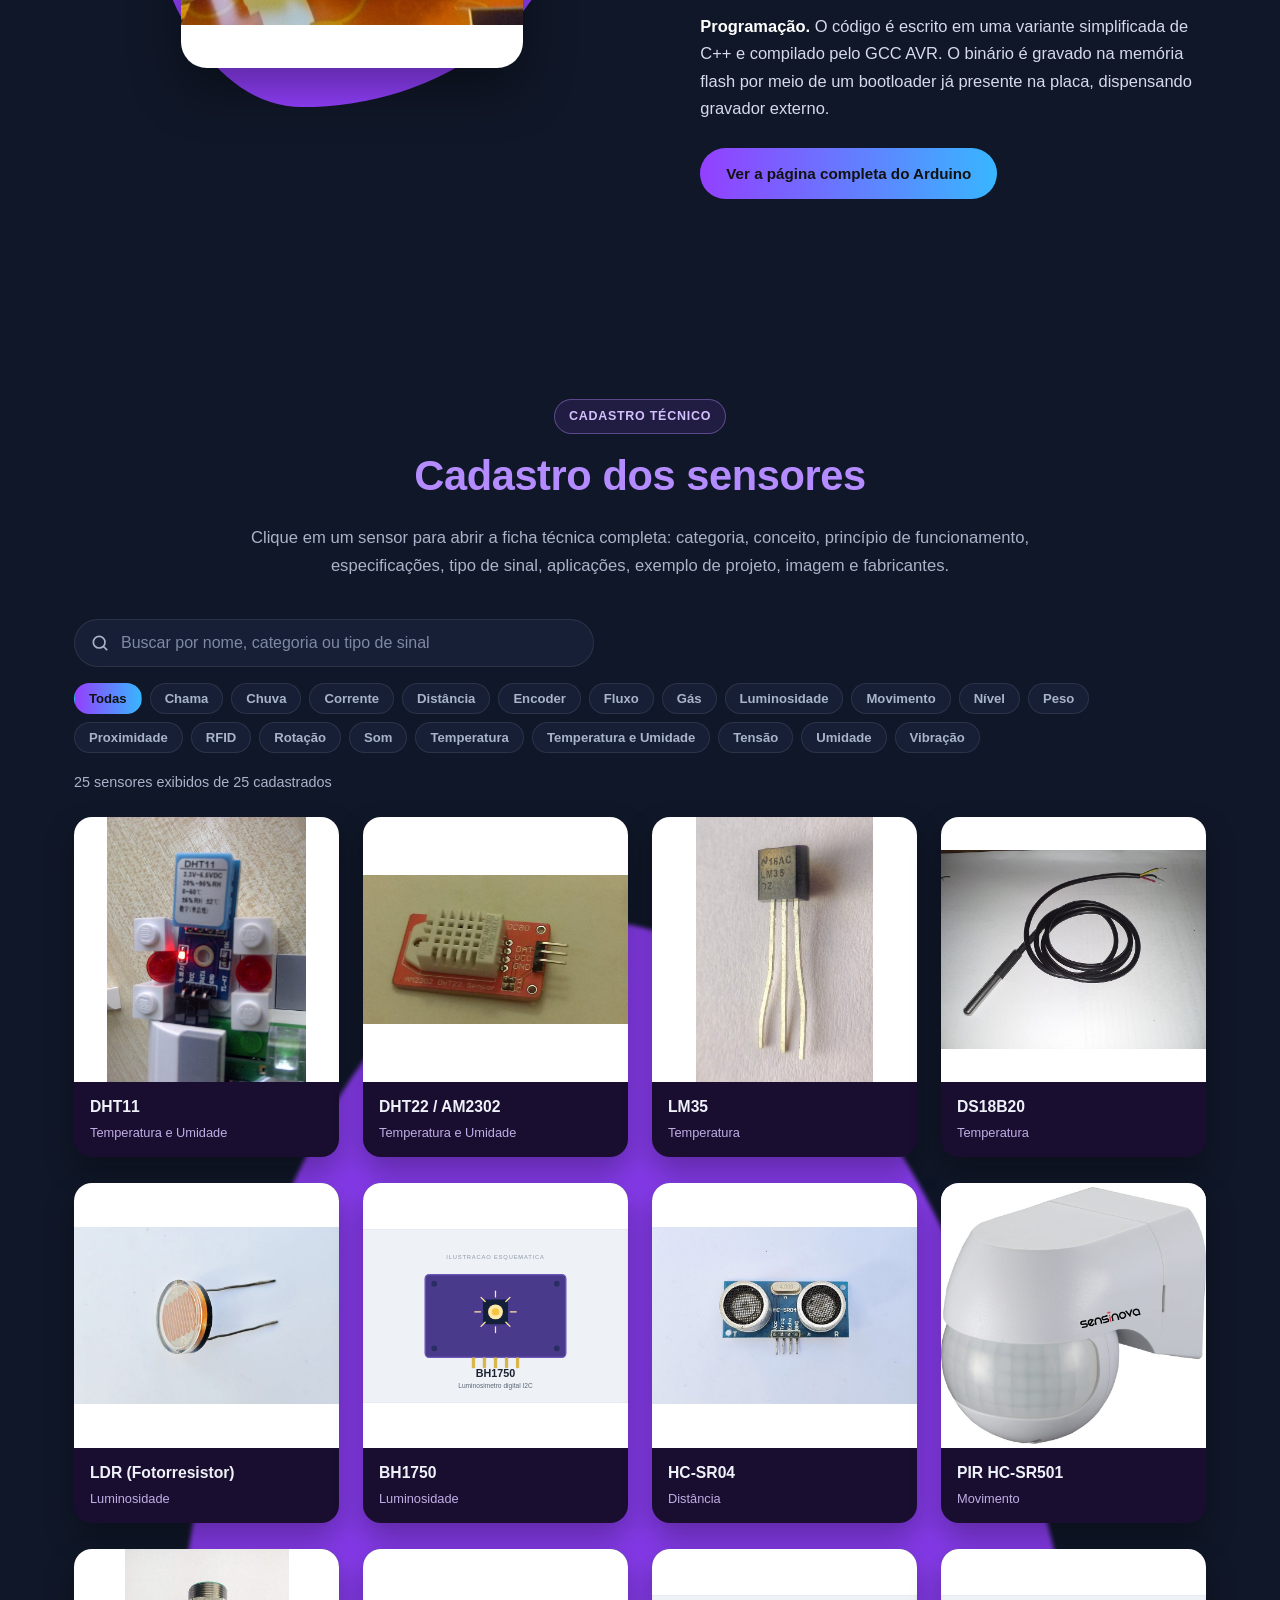
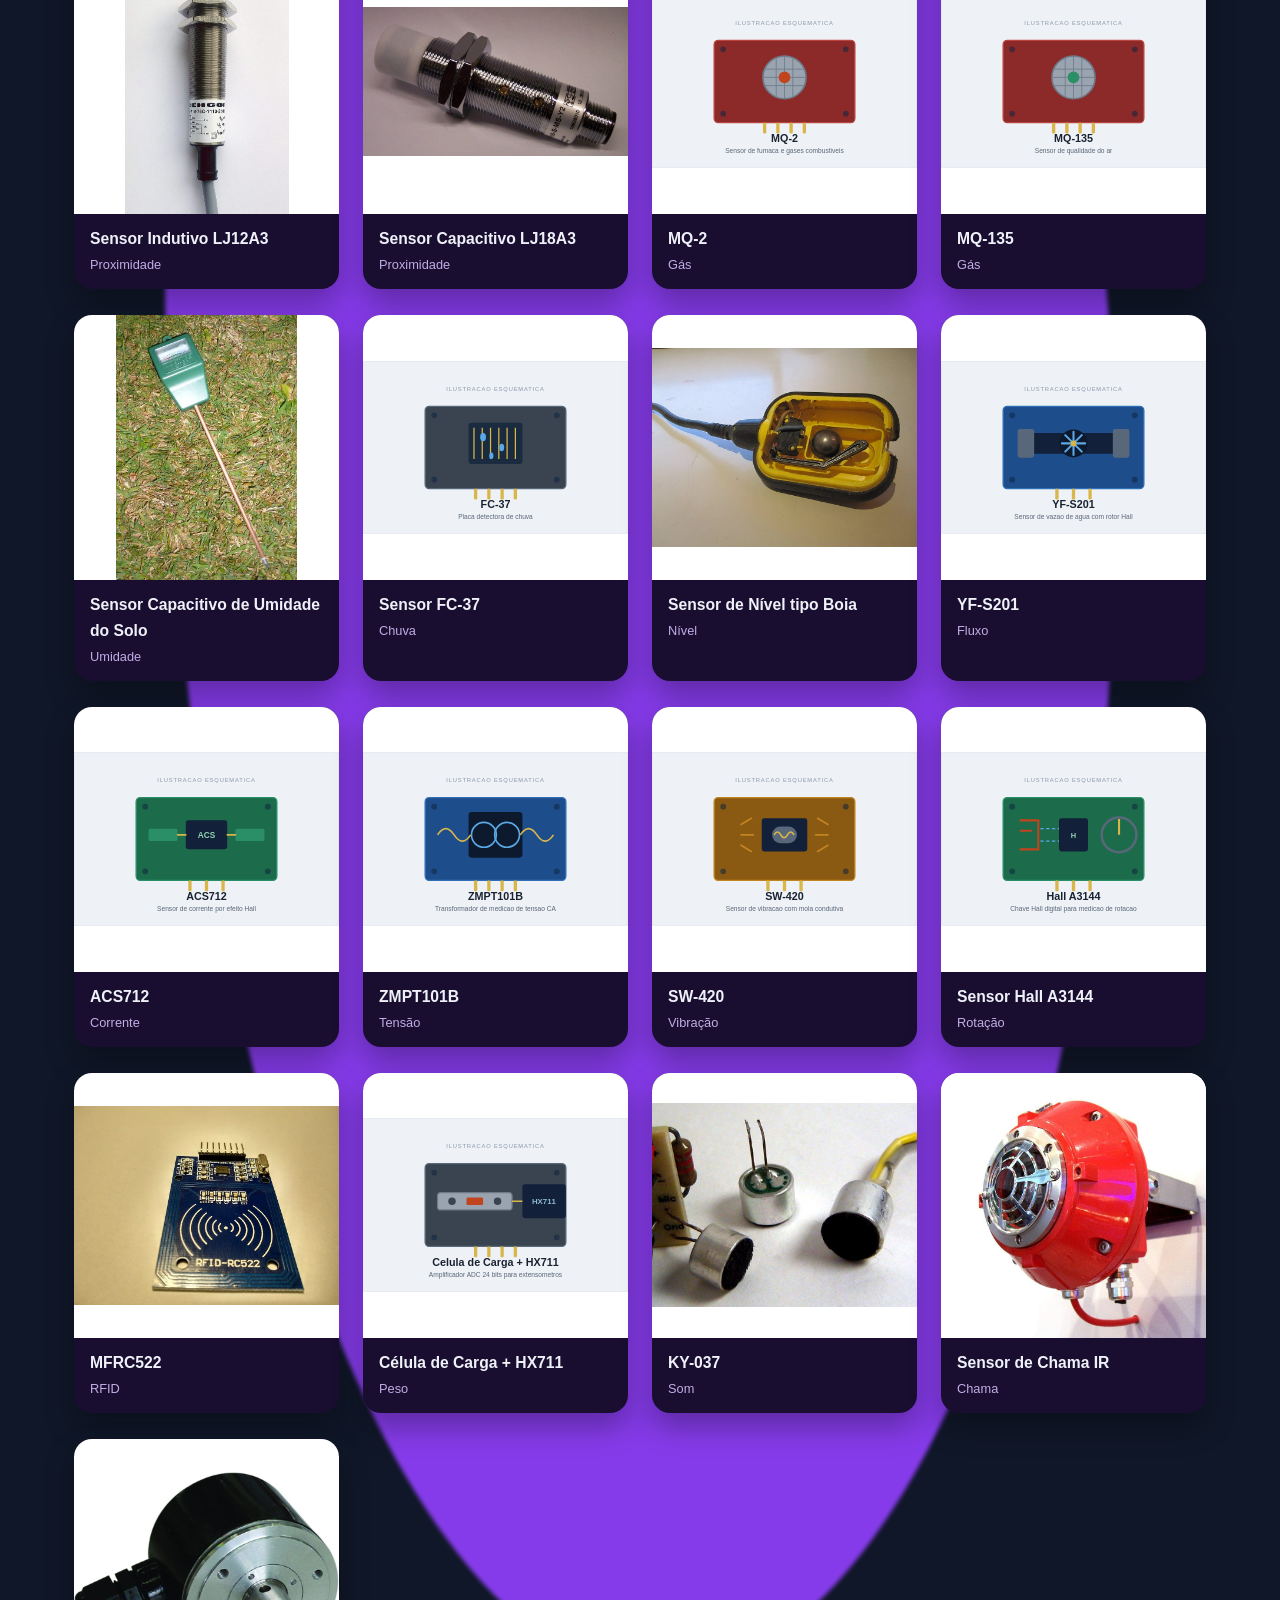
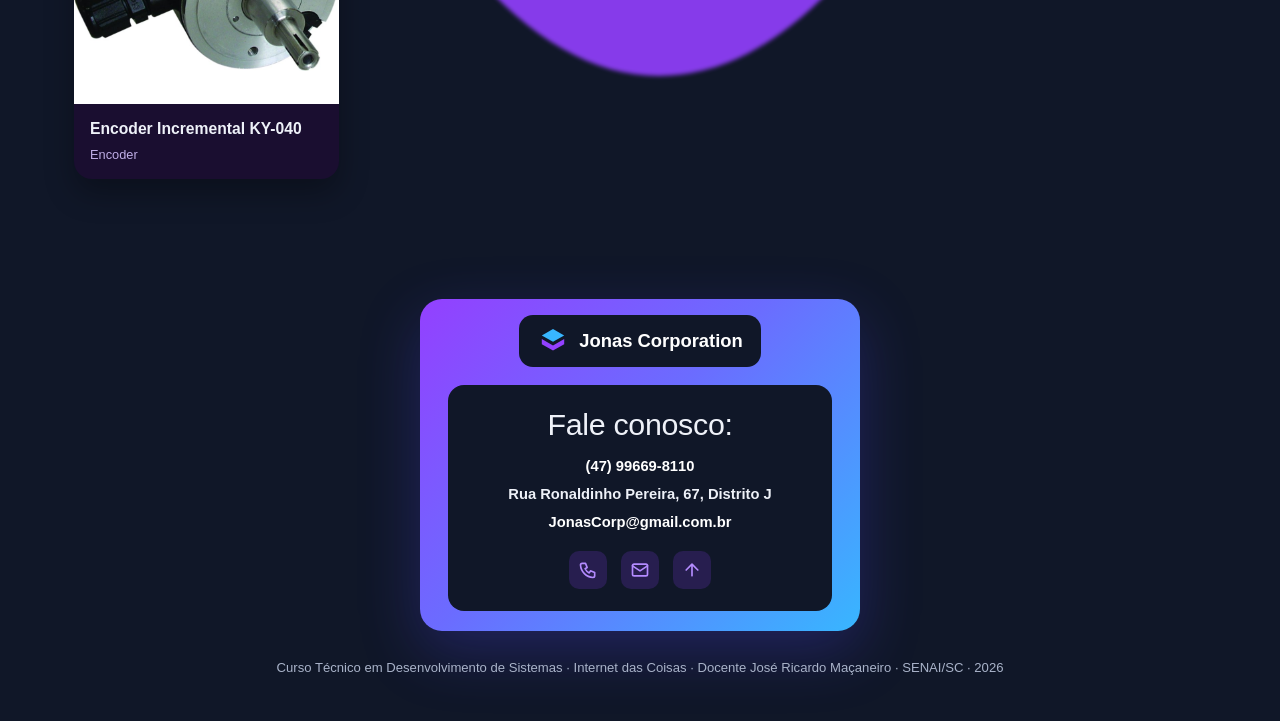
<file: html/sensores.html>
<!DOCTYPE html>
<html lang="pt-BR">
<head>
<meta charset="UTF-8">
<meta name="viewport" content="width=device-width, initial-scale=1">
<title>Sensores IoT e Industriais | Jonas Corporation</title>
<meta name="description" content="Sensoriamento, protocolos de comunicação e catálogo técnico com 25 sensores IoT e industriais.">
<meta name="theme-color" content="#101728">
<link rel="icon" href="../img/logo.svg" type="image/svg+xml">
<link rel="stylesheet" href="../css/estilo.css">
<link rel="stylesheet" href="../css/conteudo.css">
<!-- marca que o JavaScript está ativo (usado nas animações de entrada) -->
<script>document.documentElement.classList.add("js");</script>
</head>
<body data-pagina="sensores" data-raiz="../">

<a class="pular-conteudo" href="#conteudo">Pular para o conteúdo</a>

<!-- ===== CABEÇALHO: logotipo + menu em abas ===== -->
<header class="topo">
  <div class="container topo-interno">
    <a class="marca" href="../index.html" aria-label="Jonas Corporation — página inicial"><svg viewBox="0 0 40 40" aria-hidden="true" focusable="false"><path d="M20 5 34 13 20 21 6 13Z" fill="#38b6ff"/><path d="M6 17.5 20 25.5 34 17.5V24L20 32 6 24Z" fill="#9340ff"/></svg><span>Jonas Corporation</span></a>
    <button class="botao-menu" type="button" aria-label="Abrir menu" aria-expanded="false" aria-controls="menu-principal"><span></span><span></span><span></span></button>
    <nav class="menu" id="menu-principal" aria-label="Navegação principal">
      <a href="../index.html" data-pagina="home">Home</a>
      <a href="robos.html" data-pagina="robos">Robôs</a>
      <a href="sensores.html" data-pagina="sensores">Sensores</a>
      <a href="arduino.html" data-pagina="arduino">Arduino</a>
      <a href="projetos.html" data-pagina="projetos">Projetos</a>
      <a href="quiz.html" data-pagina="quiz">QUIZ</a>
    </nav>
  </div>
</header>

<main id="conteudo">

<!-- ===== HERÓI ===== -->
<section class="heroi heroi--interno">
  <div class="container heroi-grade">
    <div class="revelar">
      <span class="etiqueta">Sensoriamento &middot; IoT e Automação</span>
      <h1>Sensores IoT e Industriais</h1>
      <p class="heroi-texto">Catálogo técnico digital para ajudar estudantes, clientes e profissionais a escolher sensores para projetos de Internet das Coisas e Automação Industrial com Arduino, ESP32, Raspberry Pi e CLPs.</p>
      <div class="grupo-botoes">
        <a class="botao" href="#catalogo">Ver os 25 sensores</a>
        <a class="botao botao-contorno" href="arduino.html">Exemplos de programação</a>
      </div>
      <nav class="atalhos" aria-label="Partes desta página">
        <a href="#sensoriamento">Sensoriamento</a>
        <a href="#importancia">Importância</a>
        <a href="#comunicacao">Comunicação e controle</a>
        <a href="#plataforma">Arduino</a>
        <a href="#catalogo">Catálogo</a>
      </nav>
    </div>
    <figure class="figura-blob figura-blob--azul figura-blob--brilho heroi-figura revelar">
      <img class="contem" src="../img/sensores/dht22.jpg" alt="Sensor de temperatura e umidade DHT22">
    </figure>
  </div>
</section>

<!-- ===== CONCEITO DE SENSORIAMENTO ===== -->
<section class="secao secao--compacta" id="sensoriamento">
  <div class="container">
    <div class="bloco-blob revelar">
      <h2>O conceito de sensoriamento</h2>
      <p>Sensoriamento é o processo de converter uma grandeza física ou química do mundo real em um sinal elétrico interpretável por um sistema de controle. O elemento responsável por essa conversão é o transdutor, e o conjunto formado pelo transdutor mais o circuito de condicionamento de sinal constitui o que chamamos de sensor.</p>
    </div>

    <div class="texto revelar" style="margin: 50px auto 0">
      <p>Toda grandeza de interesse em um processo produtivo &mdash; temperatura, pressão, nível, vazão, posição, presença, corrente elétrica, vibração, luminosidade &mdash; precisa ser traduzida para o domínio elétrico antes de poder ser monitorada, registrada ou usada em uma malha de controle. Sem sensoriamento não existe automação: um sistema que não consegue perceber o estado do processo só pode executar sequências cegas e pré-programadas.</p>
      <p>Os sensores classificam-se conforme a natureza do sinal que entregam. Sensores <strong>analógicos</strong> produzem um sinal contínuo proporcional à grandeza medida, como o LM35, que gera 10 mV por grau Celsius. Sensores <strong>digitais</strong> entregam informação já discretizada, seja como nível lógico simples, como no sensor indutivo de proximidade, seja por protocolo serial estruturado, como o DS18B20 no barramento 1-Wire. Essa distinção determina o tipo de entrada necessária no controlador e a estratégia de tratamento do dado no firmware.</p>
    </div>

    <div class="grade grade-3" style="margin-top:34px">
      <div class="cartao-conceito revelar">
        <h3>Transdutor</h3>
        <p>Elemento físico que converte a grandeza medida em uma variação elétrica: resistência, capacitância, tensão ou corrente. É a fronteira entre o mundo físico e o mundo elétrico.</p>
      </div>
      <div class="cartao-conceito revelar">
        <h3>Condicionamento</h3>
        <p>Circuito que amplifica, filtra, lineariza e adapta a impedância do sinal bruto, tornando-o compatível com a faixa de entrada do conversor analógico-digital do controlador.</p>
      </div>
      <div class="cartao-conceito revelar">
        <h3>Aquisição</h3>
        <p>Etapa em que o microcontrolador ou CLP digitaliza o sinal condicionado, aplica a escala de engenharia e disponibiliza o valor para a lógica de controle e para a rede de dados.</p>
      </div>
    </div>
  </div>
</section>

<!-- ===== IMPORTÂNCIA DOS SENSORES ===== -->
<section class="secao" id="importancia">
  <div class="container">
    <div class="secao-titulo revelar">
      <span class="etiqueta">Automação industrial</span>
      <h2>A importância dos sensores na automação</h2>
      <p>Os sensores são a camada perceptiva da planta: é por meio deles que qualquer estratégia de controle, segurança, qualidade ou manutenção se torna tecnicamente possível.</p>
    </div>

    <div class="grade grade-3">
      <div class="cartao revelar">
        <h3>Controle de malha fechada</h3>
        <p>Sem realimentação não existe controle. Um controlador PID só consegue corrigir o erro entre o valor desejado e o valor real porque um sensor informa continuamente a variável de processo. A qualidade do controle nunca supera a qualidade da medição.</p>
      </div>
      <div class="cartao revelar">
        <h3>Segurança de máquinas e pessoas</h3>
        <p>Cortinas de luz, scanners a laser, chaves de posição e sensores de força constituem a base técnica das funções de segurança. Eles detectam a presença humana em zonas de risco e comandam paradas categorizadas conforme a IEC 60204-1.</p>
      </div>
      <div class="cartao revelar">
        <h3>Qualidade e rastreabilidade</h3>
        <p>Sensores de peso, dimensional, torque e visão verificam cada unidade produzida. Associados à identificação por RFID, permitem reconstruir todo o histórico de fabricação de um lote a partir do número de série do produto.</p>
      </div>
      <div class="cartao revelar">
        <h3>Manutenção preditiva</h3>
        <p>Sensores de vibração, corrente e temperatura monitoram a assinatura de funcionamento dos equipamentos. Desvios em relação à linha de base indicam desgaste em rolamentos, desbalanceamento ou falha de isolação antes que a quebra ocorra.</p>
      </div>
      <div class="cartao revelar">
        <h3>Eficiência energética</h3>
        <p>Medição de corrente, tensão, vazão e luminosidade permite quantificar o consumo por setor e por máquina, identificar cargas ociosas e dimensionar ações concretas de redução de custo operacional.</p>
      </div>
      <div class="cartao revelar">
        <h3>Flexibilidade produtiva</h3>
        <p>Em cenários de alto mix e baixo volume, sensores de identificação e de presença permitem que a mesma linha reconheça automaticamente o produto em processamento e carregue a receita correspondente.</p>
      </div>
    </div>
  </div>
</section>

<!-- ===== SENSORES + COMUNICAÇÃO + CONTROLE ===== -->
<section class="secao" id="comunicacao">
  <div class="container">
    <div class="secao-titulo revelar">
      <span class="etiqueta">Arquitetura</span>
      <h2>Relação entre sensores, comunicação de dados e controle de processos</h2>
      <p>O dado gerado por um sensor percorre uma cadeia bem definida até se transformar em decisão operacional. Compreender essa cadeia é o que diferencia um projeto de automação de uma simples leitura isolada.</p>
    </div>

    <div class="fluxo revelar">
      <div class="fluxo-etapa">
        <span class="fluxo-numero">1</span>
        <strong>Sensor</strong>
        <span>Converte a grandeza física em sinal elétrico analógico ou digital</span>
      </div>
      <div class="fluxo-etapa">
        <span class="fluxo-numero">2</span>
        <strong>Aquisição</strong>
        <span>Arduino, ESP32, Raspberry Pi ou CLP digitaliza e escalona o sinal</span>
      </div>
      <div class="fluxo-etapa">
        <span class="fluxo-numero">3</span>
        <strong>Comunicação</strong>
        <span>Modbus, Profinet, MQTT, OPC UA ou LoRaWAN transportam o dado</span>
      </div>
      <div class="fluxo-etapa">
        <span class="fluxo-numero">4</span>
        <strong>Processamento</strong>
        <span>Supervisório, borda ou nuvem analisam, registram e correlacionam</span>
      </div>
      <div class="fluxo-etapa">
        <span class="fluxo-numero">5</span>
        <strong>Atuação</strong>
        <span>A decisão retorna ao processo por relés, inversores e válvulas</span>
      </div>
    </div>

    <div class="texto revelar">
      <h3>Protocolos de comunicação mais empregados</h3>
      <p>A escolha do protocolo depende da distância, do volume de dados, da criticidade temporal e da infraestrutura já existente na planta.</p>
    </div>

    <div class="tabela-rolagem revelar">
      <table>
        <thead>
          <tr><th>Protocolo</th><th>Camada</th><th>Característica principal</th><th>Aplicação típica</th></tr>
        </thead>
        <tbody>
          <tr><td><strong>I2C</strong></td><td>Barramento local</td><td>Dois fios, até 128 dispositivos endereçáveis, curtas distâncias</td><td>Sensores em placa: BH1750, BMP280, acelerômetros</td></tr>
          <tr><td><strong>SPI</strong></td><td>Barramento local</td><td>Full-duplex de alta velocidade, um sinal de seleção por dispositivo</td><td>Leitores RFID, cartões SD, conversores de alta taxa</td></tr>
          <tr><td><strong>UART</strong></td><td>Serial ponto a ponto</td><td>Assíncrono, dois fios, simples de depurar</td><td>Módulos GPS, GSM e sensores com saída serial</td></tr>
          <tr><td><strong>1-Wire</strong></td><td>Barramento local</td><td>Um único fio de dados, endereço único de 64 bits por dispositivo</td><td>Redes de DS18B20 em medição distribuída de temperatura</td></tr>
          <tr><td><strong>4 a 20 mA</strong></td><td>Campo analógico</td><td>Imune à queda de tensão no cabo, detecta rompimento de fio</td><td>Transmissores industriais de pressão, nível e temperatura</td></tr>
          <tr><td><strong>Modbus RTU / TCP</strong></td><td>Rede industrial</td><td>Padrão aberto, simples, amplamente suportado</td><td>Integração de inversores, medidores e CLPs</td></tr>
          <tr><td><strong>Profinet / EtherNet/IP</strong></td><td>Ethernet industrial</td><td>Determinismo temporal, diagnóstico integrado</td><td>Células robóticas e linhas de produção de alta cadência</td></tr>
          <tr><td><strong>MQTT</strong></td><td>Aplicação IoT</td><td>Publicação e assinatura, leve, tolerante a conexão instável</td><td>Telemetria de sensores para nuvem e painéis remotos</td></tr>
          <tr><td><strong>OPC UA</strong></td><td>Aplicação industrial</td><td>Semântica padronizada, segurança nativa, independente de fabricante</td><td>Integração entre chão de fábrica, MES e ERP</td></tr>
          <tr><td><strong>LoRaWAN</strong></td><td>Rede de longo alcance</td><td>Quilômetros de alcance com consumo muito baixo</td><td>Sensores autônomos em áreas externas e agricultura</td></tr>
        </tbody>
      </table>
    </div>
  </div>
</section>

<!-- ===== ARDUINO (resumo — página completa na aba Arduino) ===== -->
<section class="secao" id="plataforma">
  <div class="container">
    <div class="linha linha--invertida revelar">
      <div class="linha-texto">
        <h2 class="titulo-roxo">Arduino: conceito, funcionamento e programação</h2>
        <div class="texto">
          <p><strong>Conceito.</strong> O Arduino é uma plataforma aberta de prototipagem eletrônica composta por uma placa com microcontrolador, um ambiente de desenvolvimento integrado e um conjunto de bibliotecas que abstraem o acesso ao hardware.</p>
          <p><strong>Funcionamento.</strong> Todo programa possui duas funções obrigatórias: <code>setup()</code>, executada uma única vez na energização para configurar pinos e periféricos, e <code>loop()</code>, repetida indefinidamente, onde fica a lógica de leitura e atuação.</p>
          <p><strong>Programação.</strong> O código é escrito em uma variante simplificada de C++ e compilado pelo GCC AVR. O binário é gravado na memória flash por meio de um bootloader já presente na placa, dispensando gravador externo.</p>
        </div>
        <div class="grupo-botoes"><a class="botao" href="arduino.html">Ver a página completa do Arduino</a></div>
      </div>
      <figure class="figura-blob figura-blob--roxo">
        <img class="contem" src="../img/sensores/arduino-uno.jpg" alt="Placa Arduino Uno" loading="lazy">
      </figure>
    </div>
  </div>
</section>

<!-- ===== CATÁLOGO DE SENSORES (busca + filtros + grade + ficha em janela) ===== -->
<section class="secao" id="catalogo">
  <div class="container">
    <div class="secao-titulo secao-titulo--centro revelar">
      <span class="etiqueta">Cadastro técnico</span>
      <h2>Cadastro dos sensores</h2>
      <p>Clique em um sensor para abrir a ficha técnica completa: categoria, conceito, princípio de funcionamento, especificações, tipo de sinal, aplicações, exemplo de projeto, imagem e fabricantes.</p>
    </div>

    <div class="barra-ferramentas">
      <div class="campo-busca">
        <svg viewBox="0 0 24 24" fill="none" stroke="currentColor" stroke-width="2" stroke-linecap="round" aria-hidden="true"><circle cx="11" cy="11" r="7"/><path d="m20 20-3.5-3.5"/></svg>
        <input type="search" id="busca-sensores" placeholder="Buscar por nome, categoria ou tipo de sinal" aria-label="Buscar sensor">
      </div>
      <div class="filtros" id="filtros-sensores" role="group" aria-label="Filtrar por categoria"></div>
    </div>

    <p class="contador" id="contador-sensores" aria-live="polite"></p>

    <div class="vitrine">
      <div class="grade-vitrine" id="grade-sensores"></div>
    </div>
  </div>
</section>

<!-- janela da ficha técnica (preenchida pelo JavaScript) -->
<div class="modal" id="modal-sensor" role="dialog" aria-modal="true" aria-label="Ficha técnica do sensor"></div>

</main>

<!-- ===== RODAPÉ: cartão em degradê "Fale conosco" (igual ao modelo) ===== -->
<footer class="rodape">
  <div class="container">
    <div class="rodape-cartao">
      <a class="rodape-marca" href="../index.html"><svg viewBox="0 0 40 40" aria-hidden="true" focusable="false"><path d="M20 5 34 13 20 21 6 13Z" fill="#38b6ff"/><path d="M6 17.5 20 25.5 34 17.5V24L20 32 6 24Z" fill="#9340ff"/></svg><span>Jonas Corporation</span></a>
      <div class="rodape-contato">
        <h2>Fale conosco:</h2>
        <p><a href="tel:+5547996698110">(47) 99669-8110</a></p>
        <p>Rua Ronaldinho Pereira, 67, Distrito J</p>
        <p><a href="mailto:JonasCorp@gmail.com.br">JonasCorp@gmail.com.br</a></p>
        <div class="rodape-icones">
          <a href="tel:+5547996698110" aria-label="Ligar"><svg viewBox="0 0 24 24" fill="none" stroke="currentColor" stroke-width="2" stroke-linecap="round" stroke-linejoin="round" aria-hidden="true"><path d="M5 4h4l2 5-2.5 1.5a11 11 0 0 0 5 5L15 13l5 2v4a2 2 0 0 1-2 2A16 16 0 0 1 3 6a2 2 0 0 1 2-2"/></svg></a>
          <a href="mailto:JonasCorp@gmail.com.br" aria-label="Enviar e-mail"><svg viewBox="0 0 24 24" fill="none" stroke="currentColor" stroke-width="2" stroke-linecap="round" stroke-linejoin="round" aria-hidden="true"><rect x="3" y="5" width="18" height="14" rx="2"/><path d="m3 7 9 6 9-6"/></svg></a>
          <button type="button" class="voltar-topo" aria-label="Voltar ao topo"><svg viewBox="0 0 24 24" fill="none" stroke="currentColor" stroke-width="2" stroke-linecap="round" stroke-linejoin="round" aria-hidden="true"><path d="M12 19V5M5 12l7-7 7 7"/></svg></button>
        </div>
      </div>
    </div>
    <p class="rodape-base">Curso Técnico em Desenvolvimento de Sistemas &middot; Internet das Coisas &middot; Docente José Ricardo Maçaneiro &middot; SENAI/SC &middot; <span data-ano>2026</span></p>
  </div>
</footer>

<script src="../js/dados-sensores.js"></script>
<script src="../js/nucleo.js"></script>
<script src="../js/pagina-sensores.js"></script>
</body>
</html>
</file>
<file: css/estilo.css>
/* ==========================================================================
   estilo.css — estilos globais do portal Jonas Corporation
   Baseado no modelo feito no Canva: fundo azul-marinho, formas orgânicas
   ("blobs") em azul, ciano e roxo e degradê roxo → azul nos destaques.
   Nenhuma biblioteca ou fonte externa é utilizada.
   ========================================================================== */

/* ---------- 1. Variáveis de cor, fonte e medidas ---------- */
:root {
  --fundo: #101728;          /* azul-marinho do modelo */
  --fundo-escuro: #0a0f1c;   /* abas do menu e caixas internas */
  --superficie: #161f36;     /* cartões */
  --superficie-2: #1d2844;   /* cartões em destaque / hover */
  --borda: rgba(255, 255, 255, 0.09);

  --texto: #eef1f8;
  --texto-suave: #a9b3c9;

  --roxo: #9340ff;           /* cor principal do modelo */
  --roxo-claro: #b48cff;     /* títulos roxos com bom contraste */
  --roxo-escuro: #1a0e30;    /* legendas dos cartões em grade */
  --azul: #38b6ff;
  --ciano: #2bd2f6;
  --azul-medio: #2b78cf;
  --anil: #1800ad;           /* blob grande da página inicial */

  --verde: #2fd38a;
  --vermelho: #ff5c74;
  --amarelo: #ffc94a;

  --degrade: linear-gradient(90deg, #9340ff 0%, #38b6ff 100%);
  --degrade-diagonal: linear-gradient(135deg, #9340ff 0%, #6b6cff 45%, #38b6ff 100%);

  --raio: 18px;
  --raio-grande: 26px;
  --sombra: 0 22px 50px rgba(0, 0, 0, 0.38);
  --largura: 1180px;

  --fonte: "Segoe UI", Roboto, Ubuntu, "Helvetica Neue", Arial, sans-serif;
  --mono: ui-monospace, "Cascadia Code", Consolas, "DejaVu Sans Mono", "Courier New", monospace;
}

/* ---------- 2. Base ---------- */
*,
*::before,
*::after {
  box-sizing: border-box;
}

html {
  scroll-behavior: smooth;
  scroll-padding-top: 90px; /* compensa o cabeçalho fixo ao navegar por âncoras */
  -webkit-text-size-adjust: 100%;
}

body {
  margin: 0;
  background: var(--fundo);
  color: var(--texto);
  font-family: var(--fonte);
  font-size: 16px;
  line-height: 1.65;
  overflow-x: hidden; /* os blobs decorativos não podem gerar rolagem lateral */
}

img {
  max-width: 100%;
  display: block;
}

a {
  color: var(--azul);
}

h1,
h2,
h3,
h4 {
  line-height: 1.15;
  margin: 0 0 0.6em;
  letter-spacing: -0.01em;
}

p {
  margin: 0 0 1em;
}

code {
  font-family: var(--mono);
  font-size: 0.9em;
  background: rgba(147, 64, 255, 0.16);
  color: #d9c6ff;
  padding: 1px 6px;
  border-radius: 6px;
}

:focus-visible {
  outline: 3px solid var(--azul);
  outline-offset: 3px;
}

.container {
  width: 100%;
  max-width: var(--largura);
  margin: 0 auto;
  padding: 0 24px;
}

.sr-only {
  position: absolute;
  width: 1px;
  height: 1px;
  overflow: hidden;
  clip: rect(0 0 0 0);
  white-space: nowrap;
}

.pular-conteudo {
  position: absolute;
  left: 16px;
  top: -60px;
  z-index: 200;
  background: var(--roxo);
  color: #fff;
  padding: 10px 16px;
  border-radius: 10px;
  text-decoration: none;
  font-weight: 700;
}

.pular-conteudo:focus {
  top: 12px;
}

/* ---------- 3. Cabeçalho e menu em abas (igual ao modelo) ---------- */
.topo {
  position: sticky;
  top: 0;
  z-index: 100;
  transition: background 0.25s, box-shadow 0.25s;
}

/* classe adicionada pelo JavaScript quando a página é rolada */
.topo.rolado {
  background: rgba(16, 23, 40, 0.9);
  backdrop-filter: blur(10px);
  -webkit-backdrop-filter: blur(10px);
  box-shadow: 0 6px 24px rgba(0, 0, 0, 0.3);
}

.topo-interno {
  display: flex;
  align-items: center;
  justify-content: space-between;
  gap: 16px;
  min-height: 70px;
}

.marca {
  display: inline-flex;
  align-items: center;
  gap: 10px;
  color: var(--texto);
  text-decoration: none;
  font-weight: 700;
  font-size: 1.15rem;
  letter-spacing: 0.01em;
  white-space: nowrap;
}

.marca svg {
  width: 34px;
  height: 34px;
  flex: none;
}

/* Abas do menu: retângulos escuros "pendurados" no topo, como no Canva */
.menu {
  display: flex;
  align-self: flex-start;
  gap: 6px;
}

.menu a {
  display: block;
  padding: 24px 18px 14px;
  background: var(--fundo-escuro);
  color: #fff;
  font-weight: 700;
  font-size: 0.9rem;
  text-decoration: none;
  border-radius: 0 0 20px 20px;
  transition: background 0.2s, transform 0.2s;
}

.menu a:hover {
  background: var(--superficie-2);
  transform: translateY(2px);
}

.menu a.ativo {
  background: var(--degrade);
}

.botao-menu {
  display: none;
  width: 46px;
  height: 46px;
  border: 1px solid var(--borda);
  background: var(--fundo-escuro);
  border-radius: 12px;
  cursor: pointer;
  padding: 12px 11px;
  flex-direction: column;
  justify-content: space-between;
}

.botao-menu span {
  display: block;
  height: 3px;
  border-radius: 3px;
  background: #fff;
  transition: transform 0.25s, opacity 0.25s;
}

.botao-menu[aria-expanded="true"] span:nth-child(1) {
  transform: translateY(8.5px) rotate(45deg);
}

.botao-menu[aria-expanded="true"] span:nth-child(2) {
  opacity: 0;
}

.botao-menu[aria-expanded="true"] span:nth-child(3) {
  transform: translateY(-8.5px) rotate(-45deg);
}

/* ---------- 4. Botões ---------- */
.botao {
  display: inline-flex;
  align-items: center;
  justify-content: center;
  gap: 8px;
  padding: 13px 26px;
  border: 0;
  border-radius: 999px;
  background: var(--degrade);
  color: #111;
  font-family: inherit;
  font-weight: 700;
  font-size: 0.95rem;
  text-decoration: none;
  cursor: pointer;
  transition: transform 0.2s, box-shadow 0.2s, filter 0.2s;
}

.botao:hover {
  transform: translateY(-2px);
  box-shadow: 0 10px 26px rgba(147, 64, 255, 0.4);
}

.botao-contorno {
  background: transparent;
  color: var(--texto);
  border: 2px solid rgba(180, 140, 255, 0.55);
}

.botao-contorno:hover {
  background: rgba(147, 64, 255, 0.15);
  box-shadow: none;
}

.botao[disabled] {
  opacity: 0.4;
  cursor: not-allowed;
  transform: none;
  box-shadow: none;
}

.grupo-botoes {
  display: flex;
  flex-wrap: wrap;
  gap: 12px;
  margin-top: 26px;
}

/* ---------- 5. Herói (topo de cada página) ---------- */
.heroi {
  position: relative;
  padding: 40px 0 70px;
}

.heroi-grade {
  display: grid;
  grid-template-columns: 1.05fr 1fr;
  align-items: center;
  gap: 60px;
}

/* nas páginas internas a imagem fica à esquerda, como na página 2 do modelo */
.heroi--interno .heroi-grade {
  grid-template-columns: 1fr 1.05fr;
}

.heroi--interno .heroi-figura {
  order: -1;
}

.heroi h1 {
  font-size: clamp(2.3rem, 5.2vw, 4.1rem);
  font-weight: 700;
  margin-bottom: 0.45em;
}

.heroi p.heroi-texto {
  font-size: 1.08rem;
  color: var(--texto-suave);
  max-width: 560px;
}

.etiqueta {
  display: inline-block;
  padding: 6px 14px;
  margin-bottom: 18px;
  border-radius: 999px;
  border: 1px solid rgba(180, 140, 255, 0.4);
  background: rgba(147, 64, 255, 0.12);
  color: #d4bfff;
  font-size: 0.78rem;
  font-weight: 700;
  letter-spacing: 0.06em;
  text-transform: uppercase;
}

/* ---------- 6. Imagens sobre "blobs" (formas orgânicas do modelo) ---------- */
.figura-blob {
  position: relative;
  margin: 0;
  padding: 7%;
  isolation: isolate;
}

/* a forma colorida atrás da foto */
.figura-blob::before {
  content: "";
  position: absolute;
  inset: 0;
  z-index: -1;
  background: var(--cor-blob, var(--azul));
  border-radius: 63% 37% 54% 46% / 55% 48% 52% 45%;
  transition: border-radius 1.2s ease;
}

.figura-blob:hover::before {
  border-radius: 45% 55% 40% 60% / 60% 42% 58% 40%;
}

.figura-blob img {
  width: 100%;
  aspect-ratio: 1 / 1;
  object-fit: cover;
  border-radius: var(--raio-grande);
  background: #e9edf5;
  box-shadow: var(--sombra);
}

.figura-blob img.contem {
  object-fit: contain;
  background: #fff;
}

.figura-blob figcaption {
  margin-top: 14px;
  font-size: 0.85rem;
  color: var(--texto-suave);
  text-align: center;
}

.figura-blob--azul { --cor-blob: var(--azul); }
.figura-blob--ciano { --cor-blob: var(--ciano); }
.figura-blob--medio { --cor-blob: var(--azul-medio); }
.figura-blob--roxo { --cor-blob: var(--roxo); }

.figura-blob--ciano::before {
  border-radius: 42% 58% 37% 63% / 47% 60% 40% 53%;
}

.figura-blob--roxo::before {
  border-radius: 55% 45% 62% 38% / 38% 52% 48% 62%;
}

/* brilho difuso do herói (o "glow" roxo/azul do modelo) */
.figura-blob--brilho::after {
  content: "";
  position: absolute;
  inset: 12%;
  z-index: -2;
  background: radial-gradient(circle, rgba(147, 64, 255, 0.75), rgba(56, 182, 255, 0) 70%);
  filter: blur(40px);
}

/* ---------- 7. Seções ---------- */
.secao {
  position: relative;
  padding: 80px 0;
}

.secao--compacta {
  padding: 50px 0;
}

.secao-titulo {
  max-width: 780px;
  margin-bottom: 40px;
}

.secao-titulo--centro {
  margin-left: auto;
  margin-right: auto;
  text-align: center;
}

.secao-titulo h2,
.titulo-roxo {
  color: var(--roxo-claro);
  font-size: clamp(1.8rem, 3.6vw, 2.6rem);
  font-weight: 700;
}

.secao-titulo p {
  color: var(--texto-suave);
  font-size: 1.04rem;
}

/* Bloco central com o grande blob azul-anil (2ª dobra do modelo) */
.bloco-blob {
  position: relative;
  max-width: 980px;
  margin: 0 auto;
  padding: 90px 9%;
  text-align: center;
  isolation: isolate;
}

.bloco-blob::before {
  content: "";
  position: absolute;
  inset: 0;
  z-index: -1;
  background: var(--anil);
  border-radius: 58% 42% 55% 45% / 62% 48% 52% 38%;
  box-shadow: 0 0 120px rgba(24, 0, 173, 0.55);
}

.bloco-blob h2 {
  color: var(--roxo-claro);
  font-size: clamp(1.6rem, 3.4vw, 2.5rem);
}

.bloco-blob p {
  max-width: 700px;
  margin: 0 auto;
  font-size: 1.02rem;
}

/* Linhas alternadas texto + imagem (3ª, 4ª e 5ª dobras do modelo) */
.linha {
  display: grid;
  grid-template-columns: 1.1fr 1fr;
  align-items: center;
  gap: 70px;
  padding: 40px 0;
}

.linha-texto--centro {
  text-align: center;
}

.linha-texto--centro .grupo-botoes {
  justify-content: center;
}

.linha .figura-blob {
  max-width: 420px;
  width: 100%;
  justify-self: center;
}

/* inverte a ordem: imagem à esquerda */
.linha--invertida .figura-blob {
  order: -1;
}

/* ---------- 8. Grades e cartões ---------- */
.grade {
  display: grid;
  gap: 22px;
}

/* min-width: 0 impede que tabelas e códigos largos estourem a grade no celular */
.grade > *,
.linha > *,
.heroi-grade > * {
  min-width: 0;
}

.grade-2 { grid-template-columns: repeat(2, 1fr); }
.grade-3 { grid-template-columns: repeat(3, 1fr); }
.grade-4 { grid-template-columns: repeat(4, 1fr); }

.cartao {
  background: var(--superficie);
  border: 1px solid var(--borda);
  border-radius: var(--raio);
  padding: 26px;
  transition: transform 0.25s, border-color 0.25s, background 0.25s;
}

.cartao:hover {
  transform: translateY(-3px);
  border-color: rgba(180, 140, 255, 0.35);
  background: var(--superficie-2);
}

.cartao h3 {
  font-size: 1.12rem;
  display: flex;
  align-items: center;
  gap: 10px;
}

/* pequena barra em degradê antes do título do cartão */
.cartao h3::before {
  content: "";
  flex: none;
  width: 5px;
  height: 20px;
  border-radius: 4px;
  background: var(--degrade);
}

.cartao p:last-child {
  margin-bottom: 0;
}

.cartao p,
.cartao li {
  color: #cfd6e6;
}

/* cartão conceito: borda em degradê */
.cartao-conceito {
  position: relative;
  padding: 24px;
  border-radius: var(--raio);
  background: linear-gradient(var(--superficie), var(--superficie)) padding-box,
    var(--degrade) border-box;
  border: 2px solid transparent;
}

.cartao-conceito h3 {
  font-size: 1.08rem;
  color: #fff;
}

.cartao-conceito p {
  margin: 0;
  color: #cfd6e6;
  font-size: 0.95rem;
}

/* Grade de cartões com imagem + legenda ("Exemplos grid" do modelo) */
.grade-vitrine {
  position: relative;
  display: grid;
  grid-template-columns: repeat(auto-fill, minmax(230px, 1fr));
  gap: 26px 24px;
  isolation: isolate;
}

/* versão com cartões maiores (no máximo 3 por linha), usada nos robôs */
.grade-vitrine--larga {
  grid-template-columns: repeat(auto-fill, minmax(280px, 1fr));
}

.cartao-img-figura img.cobrir {
  object-fit: cover;
}

/* blob roxo atrás da grade, como na página 2 do modelo */
.vitrine {
  position: relative;
  isolation: isolate;
}

.vitrine::before {
  content: "";
  position: absolute;
  z-index: -1;
  left: 8%;
  right: 8%;
  top: 4%;
  bottom: 4%;
  background: var(--roxo);
  opacity: 0.9;
  border-radius: 44% 56% 48% 52% / 40% 50% 50% 60%;
  filter: blur(2px);
}

.cartao-img {
  display: flex;
  flex-direction: column;
  width: 100%;
  padding: 0;
  border: 0;
  border-radius: var(--raio);
  overflow: hidden;
  background: var(--roxo-escuro);
  color: var(--texto);
  font: inherit;
  text-align: left;
  text-decoration: none;
  cursor: pointer;
  box-shadow: 0 14px 30px rgba(0, 0, 0, 0.3);
  transition: transform 0.25s, box-shadow 0.25s;
}

.cartao-img:hover {
  transform: translateY(-5px);
  box-shadow: 0 22px 40px rgba(0, 0, 0, 0.45);
}

.cartao-img-figura {
  display: block;
  overflow: hidden;
  background: #fff;
}

.cartao-img-figura img {
  width: 100%;
  aspect-ratio: 1 / 1;
  object-fit: contain; /* mostra o produto inteiro, sem cortar */
  background: #fff;
  transition: transform 0.4s;
}

.cartao-img:hover .cartao-img-figura img {
  transform: scale(1.05);
}

.cartao-img-legenda {
  display: block;
  padding: 12px 16px 14px;
}

.cartao-img-legenda strong {
  display: block;
  font-size: 0.98rem;
}

.cartao-img-legenda small {
  display: block;
  color: #bfaee6;
  font-size: 0.8rem;
  margin-top: 2px;
}

/* imagem que não carregou: mostra fundo neutro */
img.sem-imagem {
  opacity: 0.25;
}

/* ---------- 9. Números de destaque ---------- */
.numeros {
  display: grid;
  grid-template-columns: repeat(5, 1fr);
  gap: 18px;
}

.numero {
  text-align: center;
  padding: 26px 12px;
  border-radius: var(--raio);
  background: var(--superficie);
  border: 1px solid var(--borda);
}

.numero strong {
  display: block;
  font-size: clamp(2.2rem, 4vw, 3rem);
  line-height: 1;
  background: var(--degrade);
  -webkit-background-clip: text;
  background-clip: text;
  color: transparent;
}

.numero span {
  display: block;
  margin-top: 8px;
  color: var(--texto-suave);
  font-size: 0.9rem;
}

/* ---------- 10. Faixa de chamada (CTA) ---------- */
.chamada {
  position: relative;
  overflow: hidden;
  padding: 50px 40px;
  border-radius: var(--raio-grande);
  background: var(--degrade-diagonal);
  color: #0c0f1a;
  display: flex;
  align-items: center;
  justify-content: space-between;
  gap: 30px;
}

.chamada h2 {
  font-size: clamp(1.5rem, 3vw, 2.2rem);
  margin-bottom: 8px;
}

.chamada p {
  margin: 0;
  font-weight: 500;
  max-width: 560px;
}

.chamada .botao {
  background: var(--fundo);
  color: #fff;
  flex: none;
}

/* ---------- 11. Rodapé (cartão em degradê do modelo) ---------- */
.rodape {
  padding: 40px 0 30px;
}

.rodape-cartao {
  max-width: 440px;
  margin: 0 auto;
  padding: 16px;
  border-radius: 22px;
  background: var(--degrade-diagonal);
  box-shadow: 0 20px 60px rgba(84, 70, 255, 0.25);
}

.rodape-marca {
  display: flex;
  justify-content: center;
  align-items: center;
  gap: 10px;
  margin: 0 auto 18px;
  padding: 10px 18px;
  width: fit-content;
  border-radius: 14px;
  background: var(--fundo);
  color: #fff;
  font-weight: 700;
  font-size: 1.15rem;
  text-decoration: none;
}

.rodape-marca svg {
  width: 32px;
  height: 32px;
}

.rodape-contato {
  margin: 0 12px 4px;
  padding: 22px 18px;
  border-radius: 16px;
  background: var(--fundo);
  text-align: center;
}

.rodape-contato h2 {
  font-size: 1.9rem;
  font-weight: 500;
  margin-bottom: 12px;
}

.rodape-contato p {
  margin: 0 0 4px;
  font-size: 0.92rem;
  font-weight: 600;
}

.rodape-contato a {
  color: #fff;
  text-decoration: none;
}

.rodape-contato a:hover {
  text-decoration: underline;
}

.rodape-icones {
  display: flex;
  justify-content: center;
  gap: 14px;
  margin-top: 16px;
}

.rodape-icones a,
.rodape-icones button {
  display: grid;
  place-items: center;
  width: 38px;
  height: 38px;
  border: 0;
  border-radius: 10px;
  background: rgba(147, 64, 255, 0.18);
  color: var(--roxo-claro);
  cursor: pointer;
  transition: background 0.2s, color 0.2s;
}

.rodape-icones a:hover,
.rodape-icones button:hover {
  background: var(--roxo);
  color: #fff;
}

.rodape-icones svg {
  width: 20px;
  height: 20px;
}

.rodape-base {
  margin-top: 26px;
  text-align: center;
  color: var(--texto-suave);
  font-size: 0.82rem;
}

/* ---------- 12. Animação de entrada ao rolar ---------- */
/* só esconde os elementos se o JavaScript estiver ativo (classe .js no <html>) */
.js .revelar {
  opacity: 0;
  transform: translateY(26px);
  transition: opacity 0.7s ease, transform 0.7s ease;
}

.js .revelar.visivel {
  opacity: 1;
  transform: none;
}

@media (prefers-reduced-motion: reduce) {
  html {
    scroll-behavior: auto;
  }

  .js .revelar {
    opacity: 1;
    transform: none;
    transition: none;
  }

  .figura-blob::before {
    transition: none;
  }
}

/* ---------- 13. Responsividade ---------- */
@media (max-width: 1020px) {
  .numeros {
    grid-template-columns: repeat(3, 1fr);
  }

  .grade-4 {
    grid-template-columns: repeat(2, 1fr);
  }

  .linha {
    gap: 44px;
  }
}

/* tablet e celular: menu vira um painel que abre pelo botão ☰ */
@media (max-width: 900px) {
  .botao-menu {
    display: flex;
  }

  .menu {
    position: absolute;
    top: 100%;
    left: 16px;
    right: 16px;
    flex-direction: column;
    gap: 6px;
    padding: 12px;
    border-radius: 18px;
    background: var(--fundo-escuro);
    border: 1px solid var(--borda);
    box-shadow: var(--sombra);
    opacity: 0;
    visibility: hidden;
    transform: translateY(-10px);
    transition: opacity 0.2s, transform 0.2s, visibility 0.2s;
  }

  .menu.aberto {
    opacity: 1;
    visibility: visible;
    transform: none;
  }

  .menu a {
    padding: 13px 16px;
    border-radius: 12px;
    background: transparent;
    font-size: 1rem;
  }

  .menu a:hover {
    transform: none;
  }

  .topo {
    background: rgba(16, 23, 40, 0.92);
    backdrop-filter: blur(10px);
    -webkit-backdrop-filter: blur(10px);
  }

  .heroi-grade,
  .heroi--interno .heroi-grade,
  .linha {
    grid-template-columns: 1fr;
  }

  .heroi--interno .heroi-figura,
  .linha--invertida .figura-blob {
    order: 0;
  }

  .heroi-figura {
    max-width: 440px;
    width: 100%;
    margin: 0 auto;
  }

  .heroi {
    text-align: center;
  }

  .heroi p.heroi-texto {
    margin-left: auto;
    margin-right: auto;
  }

  .heroi .grupo-botoes {
    justify-content: center;
  }

  .linha-texto {
    text-align: center;
  }

  .linha-texto .grupo-botoes {
    justify-content: center;
  }

  .grade-3 {
    grid-template-columns: repeat(2, 1fr);
  }

  .chamada {
    flex-direction: column;
    text-align: center;
  }
}

@media (max-width: 640px) {
  .container {
    padding: 0 16px;
  }

  .secao {
    padding: 56px 0;
  }

  .grade-2,
  .grade-3,
  .grade-4 {
    grid-template-columns: 1fr;
  }

  .numeros {
    grid-template-columns: repeat(2, 1fr);
  }

  /* o 5º número ocupa a linha inteira para não ficar sozinho num canto */
  .numero:last-child:nth-child(odd) {
    grid-column: 1 / -1;
  }

  .bloco-blob {
    padding: 70px 10%;
  }

  .bloco-blob::before {
    border-radius: 38px;
  }

  .grade-vitrine,
  .grade-vitrine--larga {
    grid-template-columns: repeat(2, 1fr);
    gap: 16px;
  }

  .cartao-img-legenda {
    padding: 10px 12px 12px;
  }

  .chamada {
    padding: 38px 22px;
  }

  .marca span {
    font-size: 1rem;
  }
}

@media (max-width: 380px) {
  .grade-vitrine,
  .grade-vitrine--larga {
    grid-template-columns: 1fr;
  }
}
</file>
<file: css/conteudo.css>
/* ==========================================================================
   conteudo.css — componentes das páginas de conteúdo
   (Robôs, Sensores, Arduino e Projetos): textos, tabelas, código, abas,
   fichas técnicas, catálogo com busca/filtros e janela modal.
   ========================================================================== */

/* ---------- 1. Navegação interna (atalhos para as partes da página) ---------- */
.atalhos {
  display: flex;
  flex-wrap: wrap;
  gap: 10px;
  margin-top: 26px;
}

.atalhos a {
  padding: 8px 16px;
  border-radius: 999px;
  border: 1px solid var(--borda);
  background: var(--superficie);
  color: var(--texto);
  font-size: 0.88rem;
  font-weight: 600;
  text-decoration: none;
  transition: background 0.2s, border-color 0.2s;
}

.atalhos a:hover {
  background: rgba(147, 64, 255, 0.2);
  border-color: rgba(180, 140, 255, 0.5);
}

@media (max-width: 900px) {
  .atalhos {
    justify-content: center;
  }
}

/* ---------- 2. Blocos de texto corrido ---------- */
.texto {
  max-width: 860px;
  font-size: 1.03rem;
  color: #d5dbea;
}

.texto strong {
  color: #fff;
}

.texto h3 {
  color: #fff;
  font-size: 1.25rem;
  margin-top: 1.4em;
}

/* ---------- 3. Fluxo sensor → atuação ---------- */
.fluxo {
  display: grid;
  grid-template-columns: repeat(5, 1fr);
  gap: 14px;
  margin: 10px 0 40px;
  counter-reset: etapa;
}

.fluxo-etapa {
  position: relative;
  padding: 22px 18px;
  border-radius: var(--raio);
  background: var(--superficie);
  border: 1px solid var(--borda);
}

/* seta entre as etapas */
.fluxo-etapa:not(:last-child)::after {
  content: "";
  position: absolute;
  top: 50%;
  right: -12px;
  width: 10px;
  height: 10px;
  border-top: 3px solid var(--azul);
  border-right: 3px solid var(--azul);
  transform: translateY(-50%) rotate(45deg);
}

.fluxo-numero {
  display: grid;
  place-items: center;
  width: 36px;
  height: 36px;
  margin-bottom: 12px;
  border-radius: 10px;
  background: var(--degrade);
  color: #111;
  font-weight: 800;
}

.fluxo-etapa strong {
  display: block;
  margin-bottom: 4px;
}

.fluxo-etapa span:last-child {
  color: var(--texto-suave);
  font-size: 0.9rem;
}

@media (max-width: 900px) {
  .fluxo {
    grid-template-columns: 1fr;
  }

  .fluxo-etapa:not(:last-child)::after {
    top: auto;
    bottom: -12px;
    right: 50%;
    transform: translateX(50%) rotate(135deg);
  }
}

/* ---------- 4. Tabelas ---------- */
.tabela-rolagem {
  overflow-x: auto;
  border-radius: var(--raio);
  border: 1px solid var(--borda);
  -webkit-overflow-scrolling: touch;
}

table {
  width: 100%;
  min-width: 620px;
  border-collapse: collapse;
  font-size: 0.94rem;
}

.tabela-rolagem--estreita table {
  min-width: 0;
}

th,
td {
  padding: 13px 16px;
  text-align: left;
  vertical-align: top;
  border-bottom: 1px solid var(--borda);
}

th {
  background: #1f1440;
  color: #e4d6ff;
  font-size: 0.8rem;
  text-transform: uppercase;
  letter-spacing: 0.05em;
}

tbody tr:nth-child(even) {
  background: rgba(255, 255, 255, 0.025);
}

tbody tr:hover {
  background: rgba(147, 64, 255, 0.09);
}

tbody tr:last-child td {
  border-bottom: 0;
}

/* ---------- 5. Aviso / observação ---------- */
.aviso {
  margin-top: 18px;
  padding: 16px 20px;
  border-left: 4px solid var(--azul);
  border-radius: 0 12px 12px 0;
  background: rgba(56, 182, 255, 0.08);
  color: #d5dbea;
  font-size: 0.95rem;
}

.aviso strong,
.aviso b {
  color: #9fdcff;
}

.aviso p:last-child {
  margin: 0;
}

/* ---------- 6. Blocos de código ---------- */
.codigo-envolucro {
  margin: 14px 0 0;
  border-radius: 14px;
  overflow: hidden;
  border: 1px solid #2a3557;
  background: #090d18;
}

.codigo-barra {
  display: flex;
  justify-content: space-between;
  align-items: center;
  gap: 10px;
  padding: 9px 14px;
  background: #121a30;
  color: #c9d3ee;
  font-family: var(--mono);
  font-size: 0.82rem;
}

/* três "bolinhas" decorativas de janela de editor */
.codigo-barra span::before {
  content: "● ● ●  ";
  color: #9340ff;
  letter-spacing: 1px;
}

.botao-copiar {
  padding: 5px 12px;
  border-radius: 8px;
  border: 1px solid rgba(255, 255, 255, 0.2);
  background: rgba(255, 255, 255, 0.06);
  color: #e6ecff;
  font: 700 0.78rem var(--fonte);
  cursor: pointer;
  transition: background 0.2s;
}

.botao-copiar:hover {
  background: var(--roxo);
  border-color: var(--roxo);
}

.codigo-envolucro pre {
  margin: 0;
  padding: 18px 20px;
  overflow-x: auto;
  max-height: 560px;
  font-family: var(--mono);
  font-size: 0.86rem;
  line-height: 1.6;
  color: #dbe4ff;
  tab-size: 2;
}

.codigo-envolucro pre code {
  background: none;
  padding: 0;
  color: inherit;
  font-size: inherit;
}

/* ---------- 7. Abas (exemplos de código e projetos) ---------- */
.abas-navegacao {
  display: flex;
  flex-wrap: wrap;
  gap: 8px;
  margin-bottom: 22px;
}

.aba {
  padding: 9px 16px;
  border-radius: 999px;
  border: 1px solid var(--borda);
  background: var(--superficie);
  color: var(--texto);
  font: 600 0.88rem var(--fonte);
  cursor: pointer;
  transition: background 0.2s, border-color 0.2s;
}

.aba:hover {
  border-color: rgba(180, 140, 255, 0.5);
}

.aba.ativa {
  background: var(--degrade);
  color: #111;
  border-color: transparent;
}

.aba-painel {
  display: none;
}

.aba-painel.ativo {
  display: block;
  animation: surgir 0.35s ease;
}

@keyframes surgir {
  from {
    opacity: 0;
    transform: translateY(8px);
  }
  to {
    opacity: 1;
    transform: none;
  }
}

/* abas grandes dos projetos */
.abas-navegacao--grandes .aba {
  padding: 14px 22px;
  font-size: 1rem;
  border-radius: 16px;
}

.exemplo-cabecalho {
  display: flex;
  flex-wrap: wrap;
  align-items: center;
  justify-content: space-between;
  gap: 10px;
  margin-bottom: 8px;
}

.exemplo-cabecalho h3 {
  margin: 0;
  font-size: 1.3rem;
}

.exemplo-meta {
  display: grid;
  grid-template-columns: repeat(3, 1fr);
  gap: 12px;
  margin: 16px 0 4px;
}

.exemplo-meta div {
  padding: 12px 14px;
  border-radius: 12px;
  background: var(--superficie);
  border: 1px solid var(--borda);
  font-size: 0.9rem;
}

.exemplo-meta span {
  display: block;
  color: var(--roxo-claro);
  font-size: 0.72rem;
  font-weight: 700;
  text-transform: uppercase;
  letter-spacing: 0.06em;
}

@media (max-width: 760px) {
  .exemplo-meta {
    grid-template-columns: 1fr;
  }
}

/* ---------- 8. Etiquetas pequenas ---------- */
.chip,
.tag-sinal {
  display: inline-block;
  padding: 4px 12px;
  border-radius: 999px;
  font-size: 0.8rem;
  font-weight: 600;
  background: rgba(56, 182, 255, 0.13);
  color: #a8e0ff;
  border: 1px solid rgba(56, 182, 255, 0.3);
}

.chips {
  display: flex;
  flex-wrap: wrap;
  gap: 8px;
  margin-bottom: 16px;
}

.linha-texto--centro .chips,
.linha-texto .chips {
  justify-content: inherit;
}

@media (max-width: 900px) {
  .chips {
    justify-content: center;
  }
}

/* ---------- 9. Seções dos robôs ---------- */
.robo {
  padding: 30px 0 40px;
  border-bottom: 1px solid var(--borda);
}

.robo:last-child {
  border-bottom: 0;
}

.robo .linha {
  padding: 10px 0;
}

.robo h3.titulo-roxo {
  font-size: clamp(1.6rem, 3vw, 2.2rem);
}

.robo-conceito {
  color: #d5dbea;
}

.ficha-robo {
  margin-top: 26px;
  display: grid;
  grid-template-columns: repeat(2, 1fr);
  gap: 18px;
}

.ficha-robo[hidden] {
  display: none;
}

.ficha-robo .cartao--largo {
  grid-column: 1 / -1;
}

.ficha-robo ul,
.ficha-sensor ul {
  margin: 0;
  padding-left: 20px;
}

.ficha-robo li,
.ficha-sensor li {
  margin-bottom: 6px;
}

.modelos {
  display: grid;
  grid-template-columns: repeat(3, 1fr);
  gap: 14px;
}

.modelo {
  padding: 16px;
  border-radius: 14px;
  background: var(--fundo);
  border: 1px solid var(--borda);
}

.modelo strong {
  display: block;
  color: #fff;
}

.modelo em {
  display: block;
  font-style: normal;
  color: var(--azul);
  font-weight: 600;
  font-size: 0.92rem;
  margin-bottom: 6px;
}

.modelo span {
  color: var(--texto-suave);
  font-size: 0.88rem;
}

.lista-modos {
  display: grid;
  grid-template-columns: repeat(2, 1fr);
  gap: 12px;
  margin-top: 12px;
}

.lista-modos div {
  padding: 14px;
  border-radius: 12px;
  background: var(--fundo);
  border: 1px solid var(--borda);
  font-size: 0.9rem;
}

.lista-modos strong {
  display: block;
  color: #fff;
  margin-bottom: 4px;
}

.lista-modos span {
  color: var(--texto-suave);
}

.fontes li {
  font-size: 0.88rem;
  color: var(--texto-suave);
}

@media (max-width: 900px) {
  .ficha-robo,
  .modelos,
  .lista-modos {
    grid-template-columns: 1fr;
  }
}

/* ---------- 10. Catálogo de sensores: busca e filtros ---------- */
.barra-ferramentas {
  display: grid;
  gap: 16px;
  margin-bottom: 18px;
}

.campo-busca {
  position: relative;
  max-width: 520px;
}

.campo-busca svg {
  position: absolute;
  left: 16px;
  top: 50%;
  width: 20px;
  height: 20px;
  transform: translateY(-50%);
  color: var(--texto-suave);
  pointer-events: none;
}

.campo-busca input {
  width: 100%;
  padding: 14px 18px 14px 46px;
  border-radius: 999px;
  border: 1px solid var(--borda);
  background: var(--superficie);
  color: var(--texto);
  font: 1rem var(--fonte);
}

.campo-busca input::placeholder {
  color: #7f89a3;
}

.campo-busca input:focus {
  outline: none;
  border-color: var(--roxo);
  box-shadow: 0 0 0 4px rgba(147, 64, 255, 0.2);
}

.filtros {
  display: flex;
  flex-wrap: wrap;
  gap: 8px;
}

.filtro {
  padding: 7px 14px;
  border-radius: 999px;
  border: 1px solid var(--borda);
  background: var(--superficie);
  color: var(--texto-suave);
  font: 600 0.82rem var(--fonte);
  cursor: pointer;
}

.filtro:hover {
  color: #fff;
}

.filtro.ativo {
  background: var(--degrade);
  color: #111;
  border-color: transparent;
}

.contador {
  color: var(--texto-suave);
  font-size: 0.9rem;
  margin-bottom: 22px;
}

.vazio {
  grid-column: 1 / -1;
  padding: 40px;
  border-radius: var(--raio);
  background: var(--superficie);
  text-align: center;
  color: var(--texto-suave);
}

/* ---------- 11. Janela modal (ficha técnica do sensor) ---------- */
.modal {
  position: fixed;
  inset: 0;
  z-index: 300;
  display: none;
  align-items: center;
  justify-content: center;
  padding: 20px;
  background: rgba(4, 7, 15, 0.78);
  backdrop-filter: blur(6px);
  -webkit-backdrop-filter: blur(6px);
}

.modal.aberto {
  display: flex;
  animation: surgir 0.25s ease;
}

.modal-caixa {
  position: relative;
  width: 100%;
  max-width: 900px;
  max-height: 92vh;
  overflow-y: auto;
  border-radius: var(--raio-grande);
  background: var(--fundo);
  border: 1px solid rgba(180, 140, 255, 0.3);
  box-shadow: 0 30px 80px rgba(0, 0, 0, 0.6);
}

.modal-cabecalho {
  position: sticky;
  top: 0;
  z-index: 2;
  display: flex;
  justify-content: space-between;
  align-items: flex-start;
  gap: 16px;
  padding: 22px 26px 18px;
  background: var(--fundo);
  border-bottom: 1px solid var(--borda);
}

.modal-cabecalho h2 {
  margin: 4px 0 0;
  font-size: 1.7rem;
  color: var(--roxo-claro);
}

.modal-categoria {
  color: var(--azul);
  font-size: 0.8rem;
  font-weight: 700;
  text-transform: uppercase;
  letter-spacing: 0.07em;
}

.modal-fechar {
  flex: none;
  width: 42px;
  height: 42px;
  border-radius: 12px;
  border: 1px solid var(--borda);
  background: var(--superficie);
  color: #fff;
  font-size: 1.6rem;
  line-height: 1;
  cursor: pointer;
}

.modal-fechar:hover {
  background: var(--roxo);
}

.modal-corpo {
  padding: 24px 26px 30px;
}

.ficha-sensor {
  display: grid;
  grid-template-columns: 280px 1fr;
  gap: 24px;
}

.ficha-sensor-imagem img {
  width: 100%;
  aspect-ratio: 1 / 1;
  object-fit: contain;
  border-radius: var(--raio);
  background: #fff;
}

.ficha-dados {
  display: grid;
  gap: 10px;
  margin-top: 14px;
}

.ficha-dados div {
  padding: 10px 14px;
  border-radius: 12px;
  background: var(--superficie);
  font-size: 0.9rem;
}

.ficha-dados span {
  display: block;
  color: var(--roxo-claro);
  font-size: 0.72rem;
  font-weight: 700;
  text-transform: uppercase;
  letter-spacing: 0.06em;
}

.bloco {
  margin-bottom: 20px;
}

.bloco h4 {
  color: #fff;
  font-size: 1.02rem;
  margin-bottom: 8px;
}

.bloco p,
.bloco li {
  color: #cfd6e6;
  font-size: 0.95rem;
}

.fabricantes {
  display: flex;
  flex-wrap: wrap;
  gap: 8px;
}

.fabricantes span {
  padding: 7px 12px;
  border-radius: 10px;
  background: var(--superficie);
  border: 1px solid var(--borda);
  font-size: 0.88rem;
}

@media (max-width: 760px) {
  .ficha-sensor {
    grid-template-columns: 1fr;
  }

  .ficha-sensor-imagem {
    max-width: 280px;
    margin: 0 auto;
  }

  .modal {
    padding: 0;
    align-items: flex-end;
  }

  .modal-caixa {
    max-height: 94vh;
    border-radius: 22px 22px 0 0;
  }

  .modal-cabecalho,
  .modal-corpo {
    padding-left: 18px;
    padding-right: 18px;
  }
}

/* ---------- 12. Projetos de automação ---------- */
.lista-componentes {
  list-style: none;
  padding: 0;
  margin: 0;
  display: flex;
  flex-wrap: wrap;
  gap: 8px;
}

.lista-componentes li {
  padding: 7px 13px;
  border-radius: 999px;
  background: rgba(147, 64, 255, 0.14);
  border: 1px solid rgba(180, 140, 255, 0.3);
  color: #e4d6ff;
  font-size: 0.86rem;
  font-weight: 600;
}

.pilula {
  display: inline-block;
  padding: 3px 11px;
  border-radius: 999px;
  font-size: 0.76rem;
  font-weight: 800;
  color: #0c0f1a;
}

.p-ligado,
.p-verde { background: var(--verde); }
.p-desligado { background: #7d879c; }
.p-pisca { background: #ff9d4a; }
.p-vermelho { background: var(--vermelho); }
.p-amarelo { background: var(--amarelo); }

.projeto-meta {
  display: flex;
  flex-wrap: wrap;
  gap: 10px;
  margin-top: 22px;
}

.projeto-meta div {
  padding: 9px 14px;
  border-radius: 12px;
  background: var(--superficie);
  border: 1px solid var(--borda);
  font-size: 0.88rem;
}

.projeto-meta b {
  display: block;
  color: var(--roxo-claro);
  font-size: 0.68rem;
  text-transform: uppercase;
  letter-spacing: 0.08em;
}

@media (max-width: 900px) {
  .projeto-meta {
    justify-content: center;
  }
}

.video {
  position: relative;
  aspect-ratio: 16 / 9;
  border-radius: var(--raio);
  overflow: hidden;
  background: #000;
  border: 1px solid var(--borda);
}

.video iframe {
  position: absolute;
  inset: 0;
  width: 100%;
  height: 100%;
  border: 0;
}

/* espaço reservado para o print do circuito do Tinkercad */
.circuito-reserva {
  padding: 46px 22px;
  border: 2px dashed rgba(180, 140, 255, 0.35);
  border-radius: var(--raio);
  text-align: center;
  color: var(--texto-suave);
}

.circuito-reserva strong {
  display: block;
  color: var(--roxo-claro);
  margin-bottom: 6px;
}

.circuito img {
  width: 100%;
  border-radius: var(--raio);
  background: #fff;
}

.projeto-bloco {
  margin-top: 22px;
}

.titulo-projeto {
  display: flex;
  align-items: center;
  gap: 14px;
  margin-bottom: 6px;
}

.titulo-projeto .numero-projeto {
  flex: none;
  display: grid;
  place-items: center;
  width: 48px;
  height: 48px;
  border-radius: 14px;
  background: var(--degrade);
  color: #111;
  font-weight: 800;
  font-size: 1.2rem;
}

.titulo-projeto h2 {
  margin: 0;
  color: var(--roxo-claro);
  font-size: clamp(1.6rem, 3.2vw, 2.3rem);
}

.legenda-projeto {
  color: var(--texto-suave);
  margin: 0 0 24px;
}

.topo-link {
  display: inline-block;
  margin-top: 16px;
  font-size: 0.9rem;
  font-weight: 600;
  text-decoration: none;
}

/* ---------- 13. Vídeos do Arduino físico (sala de aula) ---------- */
.cartao-video {
  margin: 0;
  padding: 14px;
  border-radius: var(--raio);
  background: var(--superficie);
  border: 1px solid var(--borda);
  transition: transform 0.25s, border-color 0.25s;
}

.cartao-video:hover {
  transform: translateY(-3px);
  border-color: rgba(180, 140, 255, 0.35);
}

.cartao-video .video {
  border-radius: 12px;
}

.cartao-video figcaption {
  display: flex;
  justify-content: space-between;
  align-items: center;
  gap: 10px;
  padding: 12px 4px 2px;
  font-size: 0.92rem;
}

.cartao-video figcaption a {
  font-size: 0.85rem;
  font-weight: 600;
  text-decoration: none;
}

.cartao-video figcaption a:hover {
  text-decoration: underline;
}

/* no tablet (2 colunas), o terceiro vídeo fica centralizado na linha de baixo */
@media (max-width: 900px) and (min-width: 641px) {
  .grade-videos .cartao-video:last-child {
    grid-column: 1 / -1;
    justify-self: center;
    width: calc(50% - 11px);
  }
}
</file>
<file: css/quiz.css>
/* ==========================================================================
   quiz.css — estilos da página do Quiz Técnico
   ========================================================================== */

.quiz-heroi {
  text-align: center;
  padding-bottom: 40px;
}

.quiz-heroi .heroi-texto {
  margin: 0 auto;
}

.quiz {
  max-width: 880px;
  margin: 0 auto;
  scroll-margin-top: 90px;
}

/* cada tela do quiz é um grande cartão com borda em degradê */
.quiz-tela {
  padding: 34px;
  border-radius: var(--raio-grande);
  background: linear-gradient(var(--superficie), var(--superficie)) padding-box,
    var(--degrade) border-box;
  border: 2px solid transparent;
  box-shadow: var(--sombra);
}

.quiz-tela[hidden] {
  display: none;
}

/* ---------- Tela inicial ---------- */
.quiz-inicio {
  text-align: center;
}

.quiz-inicio-icone {
  display: grid;
  place-items: center;
  width: 74px;
  height: 74px;
  margin: 0 auto 18px;
  border-radius: 22px;
  background: var(--degrade);
  color: #111;
}

.quiz-inicio-icone svg {
  width: 40px;
  height: 40px;
}

.quiz-inicio h2 {
  color: var(--roxo-claro);
  font-size: 1.8rem;
}

.quiz-regras {
  max-width: 560px;
  margin: 0 auto 28px;
  padding: 0;
  list-style: none;
  text-align: left;
}

.quiz-regras li {
  position: relative;
  padding: 10px 0 10px 34px;
  border-bottom: 1px solid var(--borda);
  color: #d5dbea;
}

.quiz-regras li::before {
  content: "";
  position: absolute;
  left: 4px;
  top: 17px;
  width: 14px;
  height: 14px;
  border-radius: 50%;
  background: var(--degrade);
}

kbd {
  display: inline-block;
  min-width: 24px;
  padding: 1px 7px;
  border-radius: 6px;
  border: 1px solid rgba(255, 255, 255, 0.25);
  border-bottom-width: 3px;
  background: var(--fundo-escuro);
  font: 700 0.8rem var(--mono);
  text-align: center;
}

/* ---------- Cabeçalho e progresso ---------- */
.quiz-cabecalho {
  display: flex;
  justify-content: space-between;
  align-items: center;
  flex-wrap: wrap;
  gap: 10px;
  margin-bottom: 12px;
}

.quiz-contagem {
  margin: 0;
  color: var(--texto-suave);
}

.quiz-contagem strong {
  color: #fff;
  font-size: 1.3rem;
}

.quiz-progresso {
  height: 10px;
  border-radius: 999px;
  background: var(--fundo-escuro);
  overflow: hidden;
}

.quiz-progresso span {
  display: block;
  height: 100%;
  width: 0;
  border-radius: inherit;
  background: var(--degrade);
  transition: width 0.4s ease;
}

/* bolinhas numeradas das questões */
.quiz-pontos {
  display: flex;
  flex-wrap: wrap;
  gap: 8px;
  margin: 16px 0 26px;
}

.ponto {
  display: grid;
  place-items: center;
  width: 38px;
  height: 38px;
  border-radius: 12px;
  border: 1px solid var(--borda);
  background: var(--fundo);
  color: var(--texto-suave);
  font: 700 0.9rem var(--fonte);
  text-decoration: none;
  cursor: pointer;
  transition: transform 0.15s, background 0.2s;
}

.ponto:hover {
  transform: translateY(-2px);
}

.ponto.respondido {
  background: rgba(147, 64, 255, 0.25);
  border-color: rgba(180, 140, 255, 0.5);
  color: #fff;
}

.ponto.atual {
  outline: 2px solid var(--azul);
  outline-offset: 2px;
}

.ponto-certo {
  background: rgba(47, 211, 138, 0.2);
  border-color: var(--verde);
  color: #b9f5d9;
}

.ponto-errado {
  background: rgba(255, 92, 116, 0.18);
  border-color: var(--vermelho);
  color: #ffc4cd;
}

/* ---------- Questão ---------- */
.questao-rotulo {
  margin: 0 0 4px;
  color: var(--roxo-claro);
  font-size: 0.75rem;
  font-weight: 800;
  text-transform: uppercase;
  letter-spacing: 0.08em;
}

.questao-texto {
  color: #d5dbea;
}

.questao .codigo-envolucro,
.rev-item .codigo-envolucro {
  margin: 0 0 18px;
}

.questao-enunciado {
  color: #fff;
  font-weight: 600;
  font-size: 1.08rem;
}

.alternativas,
.rev-alternativas {
  list-style: none;
  margin: 18px 0 0;
  padding: 0;
  display: grid;
  gap: 10px;
}

.alternativa {
  display: flex;
  align-items: flex-start;
  gap: 14px;
  width: 100%;
  padding: 14px 16px;
  border-radius: 14px;
  border: 2px solid var(--borda);
  background: var(--fundo);
  color: var(--texto);
  font: inherit;
  text-align: left;
  cursor: pointer;
  transition: border-color 0.2s, background 0.2s, transform 0.15s;
}

.alternativa:hover {
  border-color: rgba(180, 140, 255, 0.55);
  transform: translateX(3px);
}

.alternativa.selecionada {
  border-color: var(--roxo);
  background: rgba(147, 64, 255, 0.16);
}

.alternativa-letra {
  flex: none;
  display: grid;
  place-items: center;
  width: 32px;
  height: 32px;
  border-radius: 10px;
  background: var(--superficie-2);
  font-weight: 800;
}

.alternativa.selecionada .alternativa-letra {
  background: var(--degrade);
  color: #111;
}

.alternativa-texto {
  padding-top: 4px;
}

.quiz-navegacao {
  display: flex;
  justify-content: space-between;
  gap: 12px;
  margin-top: 28px;
}

/* ---------- Resultado ---------- */
.resultado {
  display: grid;
  grid-template-columns: 200px 1fr;
  align-items: center;
  gap: 34px;
  padding-bottom: 30px;
  border-bottom: 1px solid var(--borda);
}

.resultado-anel {
  position: relative;
  width: 200px;
  height: 200px;
}

.resultado-anel svg {
  width: 100%;
  height: 100%;
  transform: rotate(-90deg); /* começa a desenhar no topo */
}

.anel-fundo {
  fill: none;
  stroke: var(--fundo-escuro);
  stroke-width: 12;
}

.anel-valor {
  fill: none;
  stroke: url(#degrade-anel);
  stroke-width: 12;
  stroke-linecap: round;
  transition: stroke-dashoffset 1.2s ease;
}

.resultado-nota {
  position: absolute;
  inset: 0;
  display: grid;
  place-content: center;
  text-align: center;
}

.resultado-nota strong {
  font-size: 3.6rem;
  line-height: 1;
}

.resultado-nota span {
  color: var(--texto-suave);
}

.resultado-texto h2 {
  color: var(--roxo-claro);
  font-size: 2rem;
}

.resultado-resumo {
  display: flex;
  flex-wrap: wrap;
  gap: 8px;
}

.selo {
  display: inline-block;
  padding: 4px 12px;
  border-radius: 999px;
  font-size: 0.82rem;
  font-weight: 800;
}

.selo-certo {
  background: rgba(47, 211, 138, 0.18);
  color: #8ff0c2;
  border: 1px solid rgba(47, 211, 138, 0.5);
}

.selo-errado {
  background: rgba(255, 92, 116, 0.16);
  color: #ffb3c0;
  border: 1px solid rgba(255, 92, 116, 0.5);
}

/* ---------- Correção comentada ---------- */
.revisao {
  padding-top: 30px;
  scroll-margin-top: 90px;
}

.revisao-topo {
  display: flex;
  justify-content: space-between;
  align-items: center;
  flex-wrap: wrap;
  gap: 14px;
}

.revisao-topo h2 {
  margin: 0;
  font-size: 1.6rem;
}

.quiz-pontos--resultado {
  margin-bottom: 20px;
}

.rev-item {
  margin-top: 18px;
  padding: 24px;
  border-radius: var(--raio);
  background: var(--fundo);
  border: 1px solid var(--borda);
  border-left: 5px solid var(--verde);
  scroll-margin-top: 100px;
}

.rev-item--errado {
  border-left-color: var(--vermelho);
}

.rev-item[hidden] {
  display: none;
}

.rev-cabecalho {
  display: flex;
  align-items: center;
  flex-wrap: wrap;
  gap: 10px;
  margin-bottom: 12px;
}

.rev-numero {
  font-weight: 800;
  font-size: 1.1rem;
}

.rev-cabecalho .selo {
  margin-left: auto;
}

.rev-alt {
  display: flex;
  align-items: flex-start;
  gap: 12px;
  padding: 10px 14px;
  border-radius: 12px;
  border: 1px solid var(--borda);
  color: var(--texto-suave);
  font-size: 0.95rem;
}

.rev-alt .alternativa-letra {
  width: 28px;
  height: 28px;
  border-radius: 8px;
  font-size: 0.85rem;
}

.rev-alt > span:nth-child(2) {
  flex: 1;
  padding-top: 3px;
}

.rev-correta {
  border-color: var(--verde);
  background: rgba(47, 211, 138, 0.1);
  color: #e8fff4;
}

.rev-correta .alternativa-letra {
  background: var(--verde);
  color: #0c0f1a;
}

.rev-errada {
  border-color: var(--vermelho);
  background: rgba(255, 92, 116, 0.1);
  color: #ffe9ed;
}

.rev-errada .alternativa-letra {
  background: var(--vermelho);
  color: #0c0f1a;
}

.rev-marca {
  flex: none;
  align-self: center;
  font-size: 0.72rem;
  font-weight: 800;
  text-transform: uppercase;
  letter-spacing: 0.05em;
  white-space: nowrap;
}

.explicacao {
  margin-top: 16px;
  padding: 16px 18px;
  border-radius: 14px;
}

.explicacao h4 {
  margin-bottom: 6px;
  font-size: 0.98rem;
}

.explicacao p {
  margin: 0;
  color: #dfe5f2;
  font-size: 0.95rem;
}

.explicacao-certa {
  background: rgba(47, 211, 138, 0.1);
  border: 1px solid rgba(47, 211, 138, 0.35);
}

.explicacao-certa h4 {
  color: #8ff0c2;
}

.explicacao-errada {
  background: rgba(255, 92, 116, 0.1);
  border: 1px solid rgba(255, 92, 116, 0.35);
}

.explicacao-errada h4 {
  color: #ffb3c0;
}

.rev-link {
  display: inline-block;
  margin-top: 14px;
  font-weight: 700;
  font-size: 0.9rem;
  text-decoration: none;
}

.rev-link:hover {
  text-decoration: underline;
}

/* ---------- Responsividade ---------- */
@media (max-width: 700px) {
  .quiz-tela {
    padding: 22px 16px;
  }

  .resultado {
    grid-template-columns: 1fr;
    justify-items: center;
    text-align: center;
  }

  .resultado-anel {
    width: 170px;
    height: 170px;
  }

  .resultado-resumo,
  .resultado .grupo-botoes {
    justify-content: center;
  }

  .rev-item {
    padding: 18px 14px;
  }

  .rev-alt {
    flex-wrap: wrap;
  }

  .rev-marca {
    width: 100%;
    padding-left: 40px;
  }

  .quiz-navegacao .botao {
    flex: 1;
    padding-left: 12px;
    padding-right: 12px;
  }

  .ponto {
    width: 34px;
    height: 34px;
  }
}
</file>
